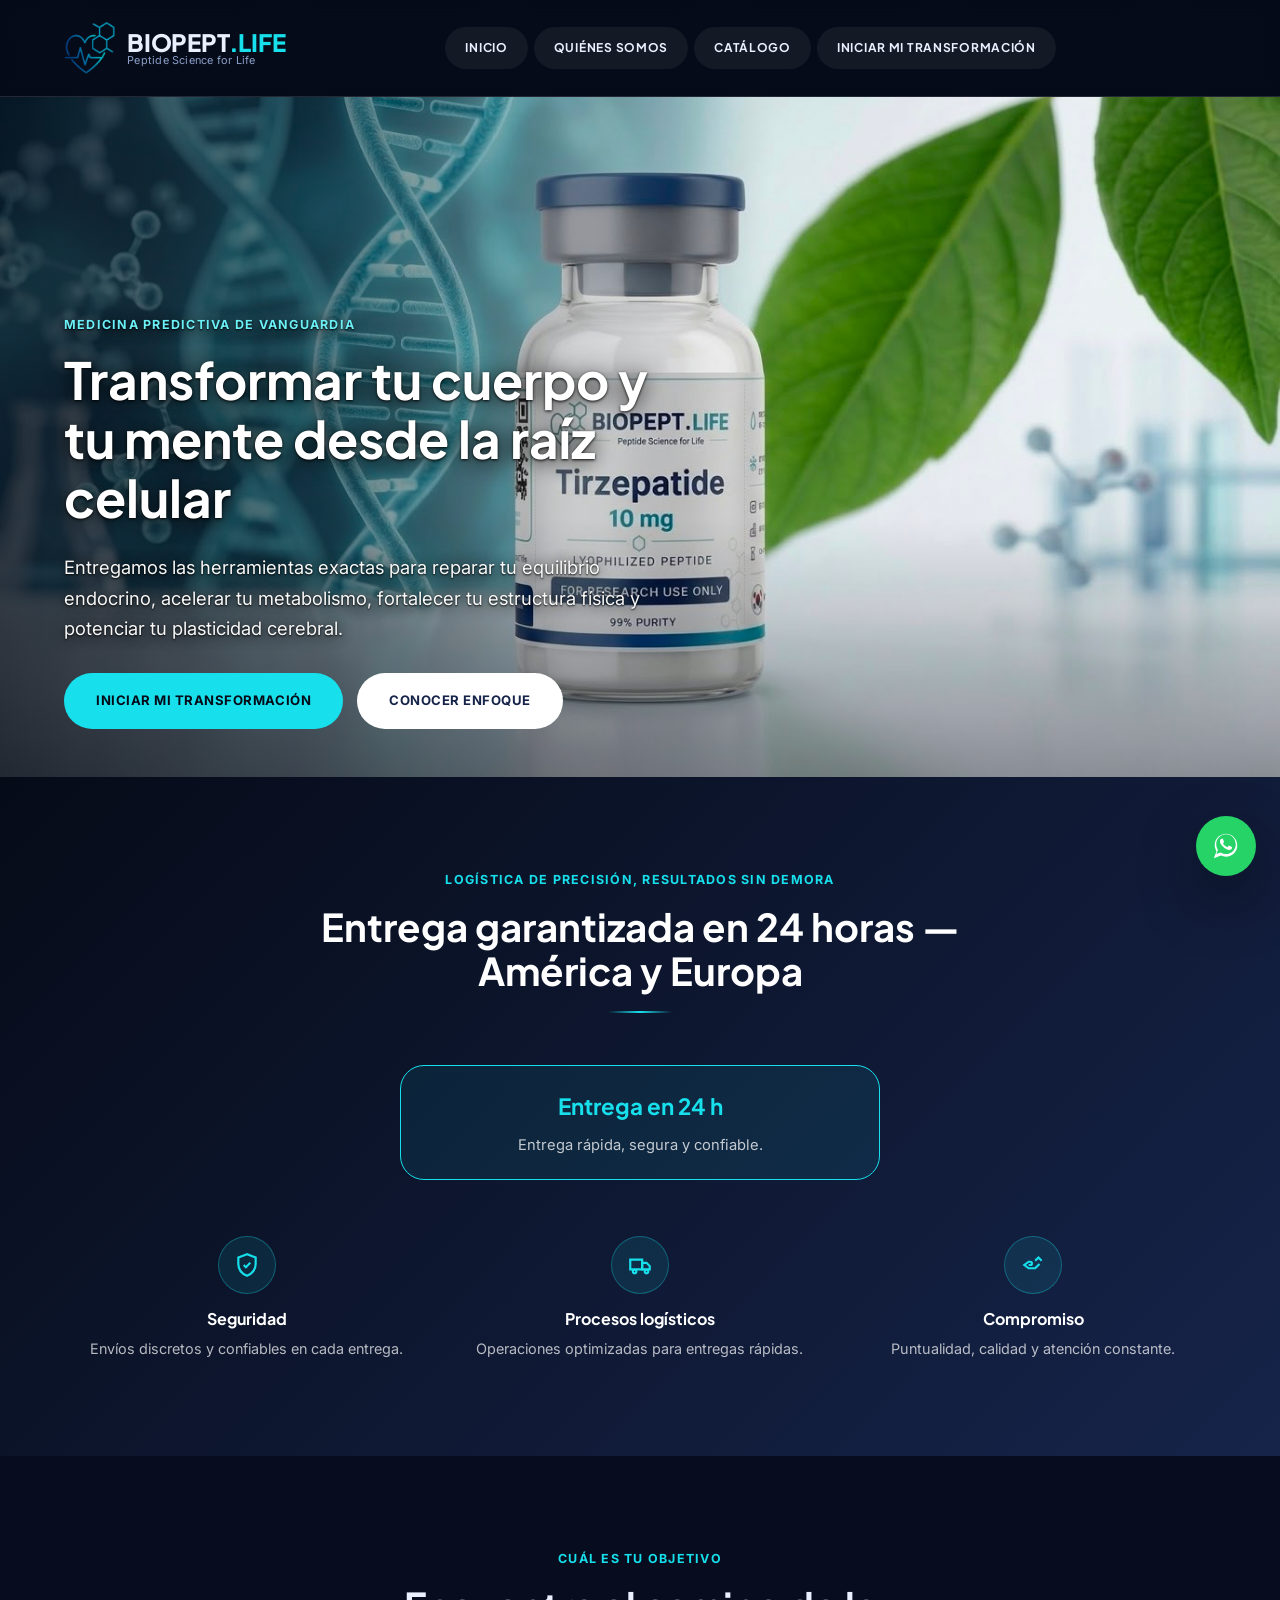
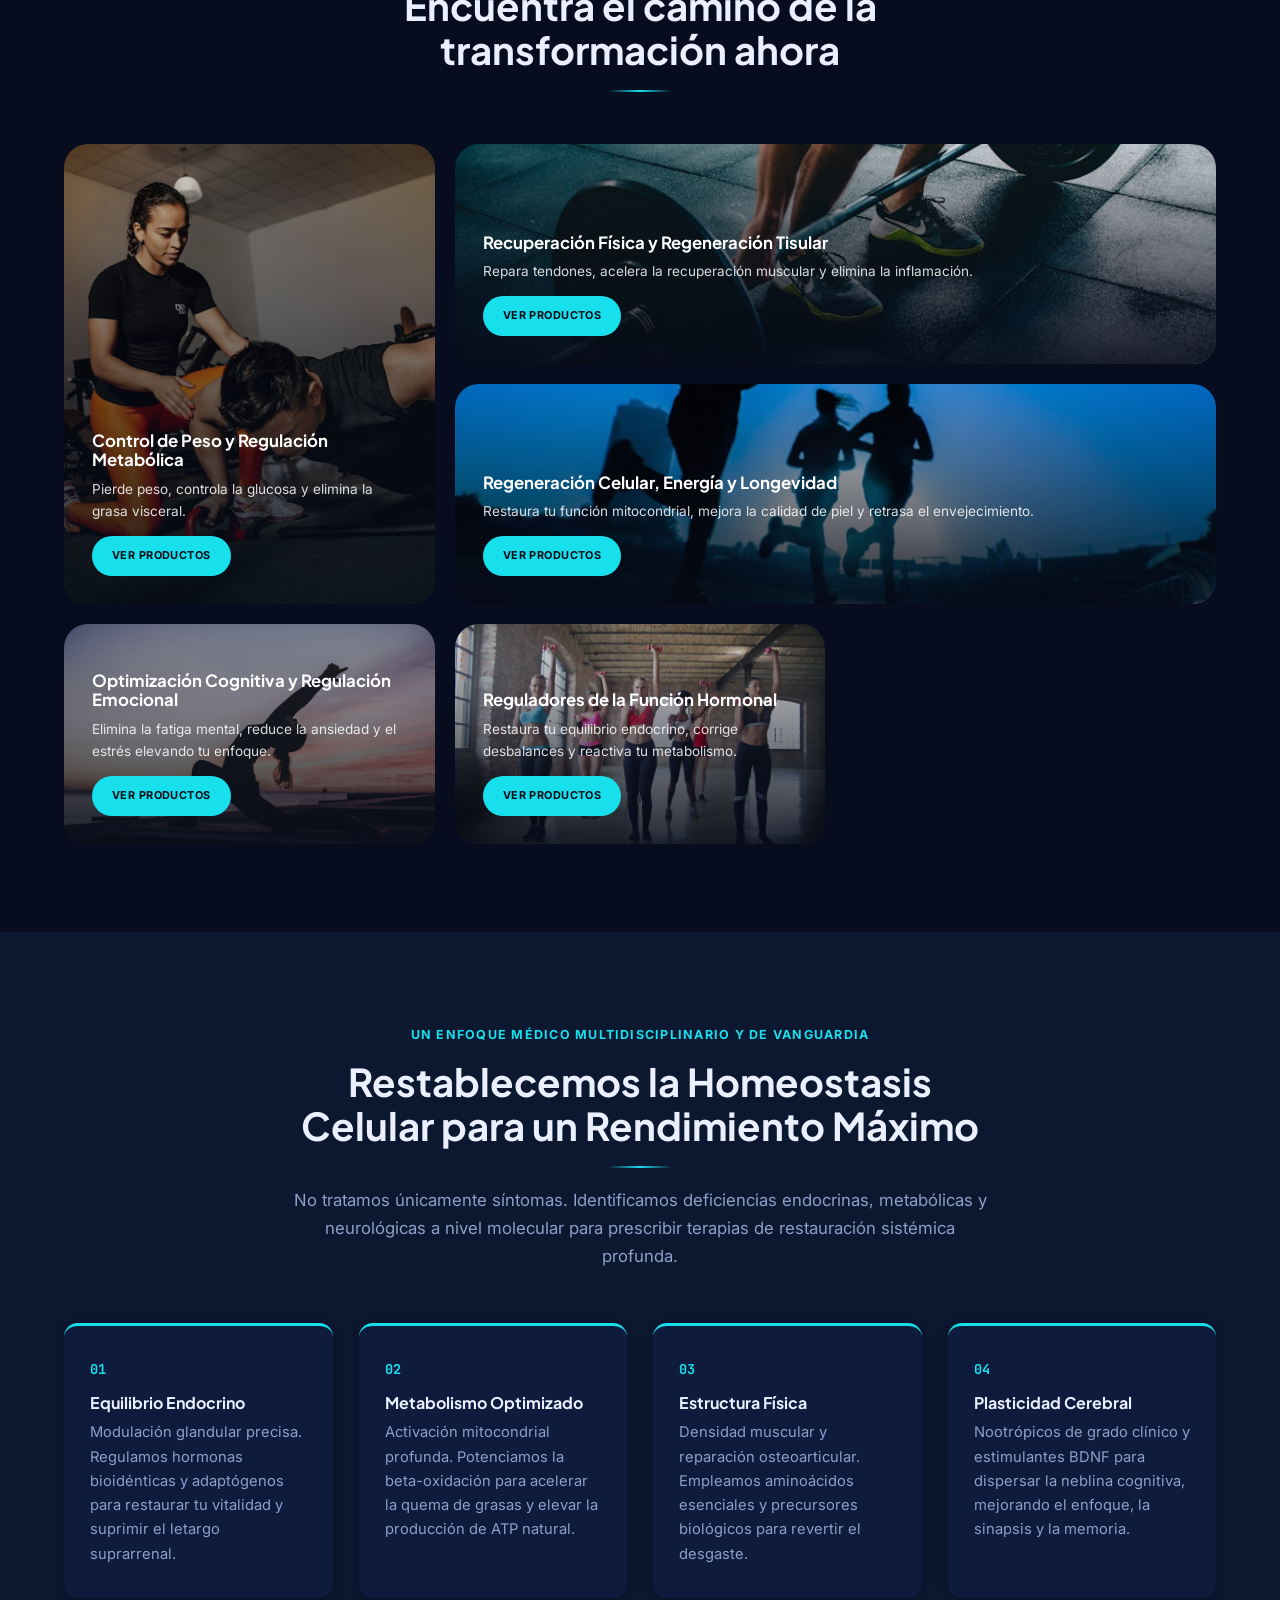
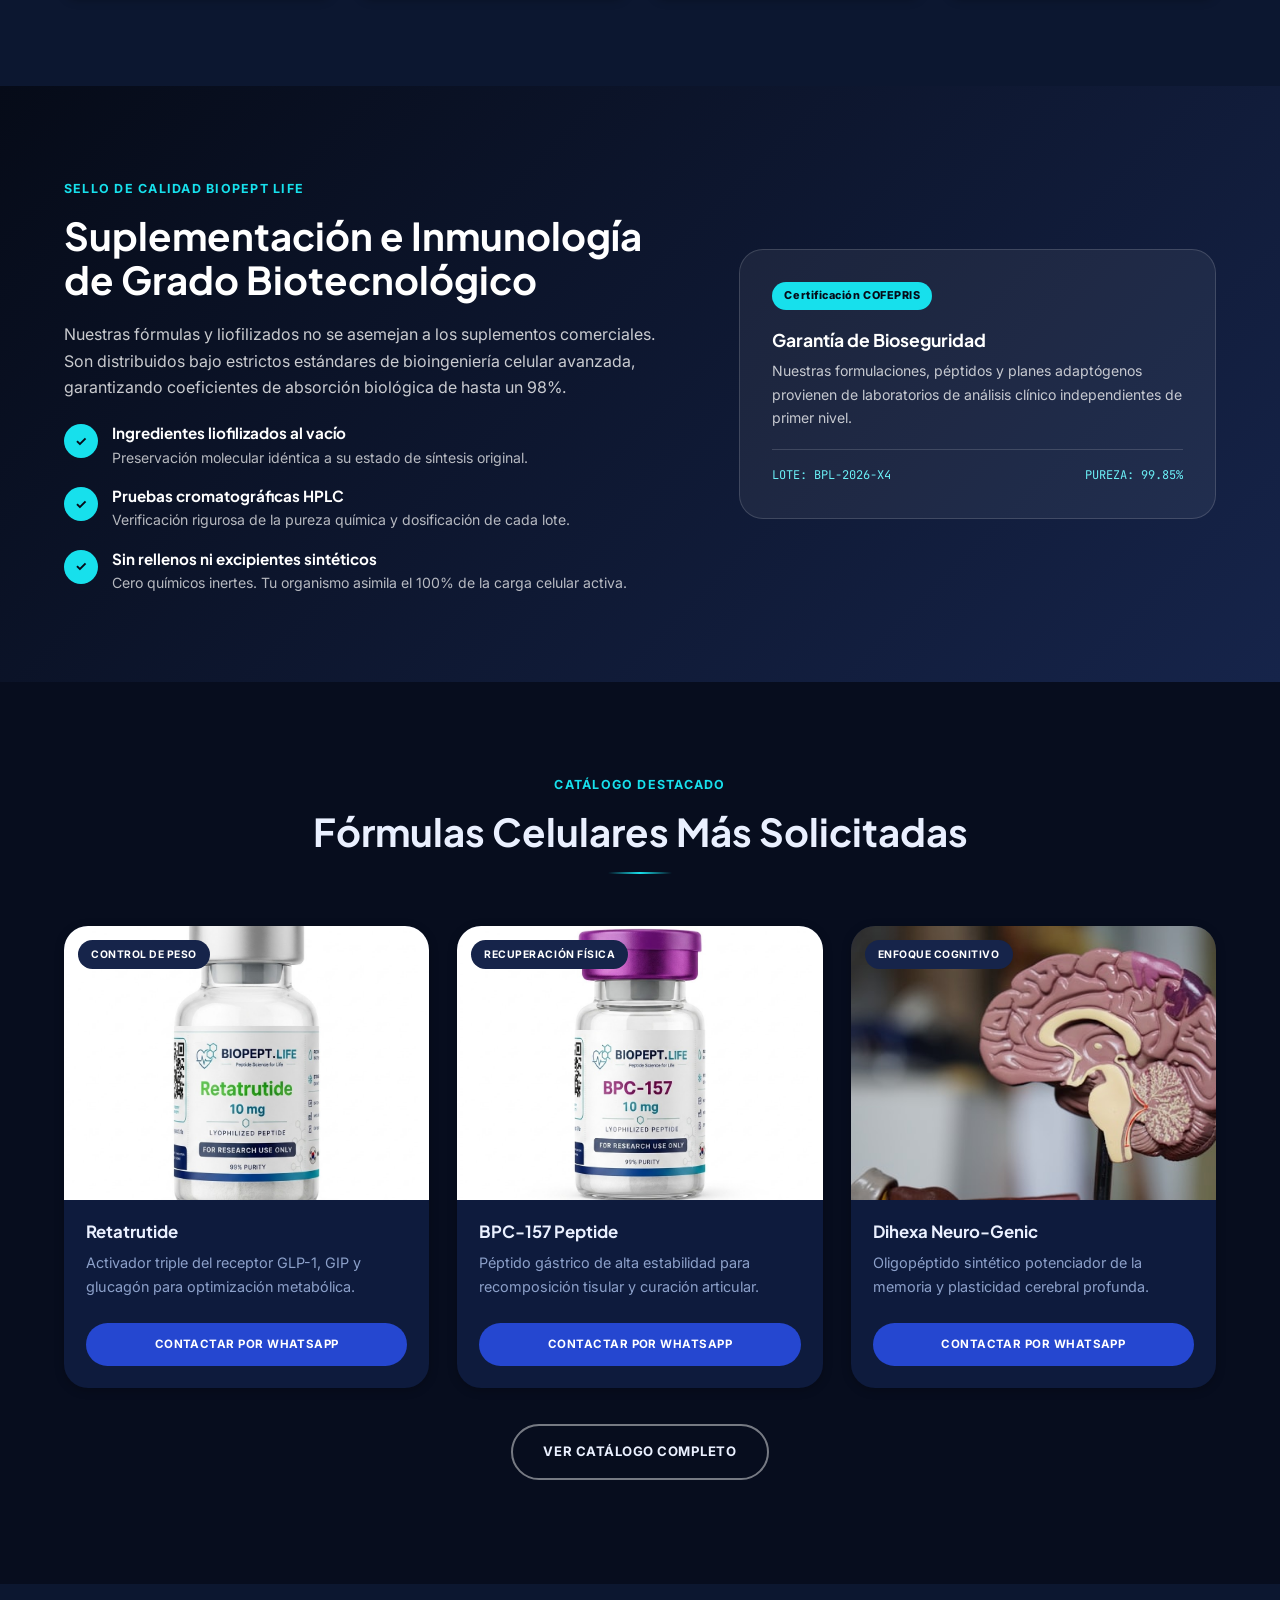
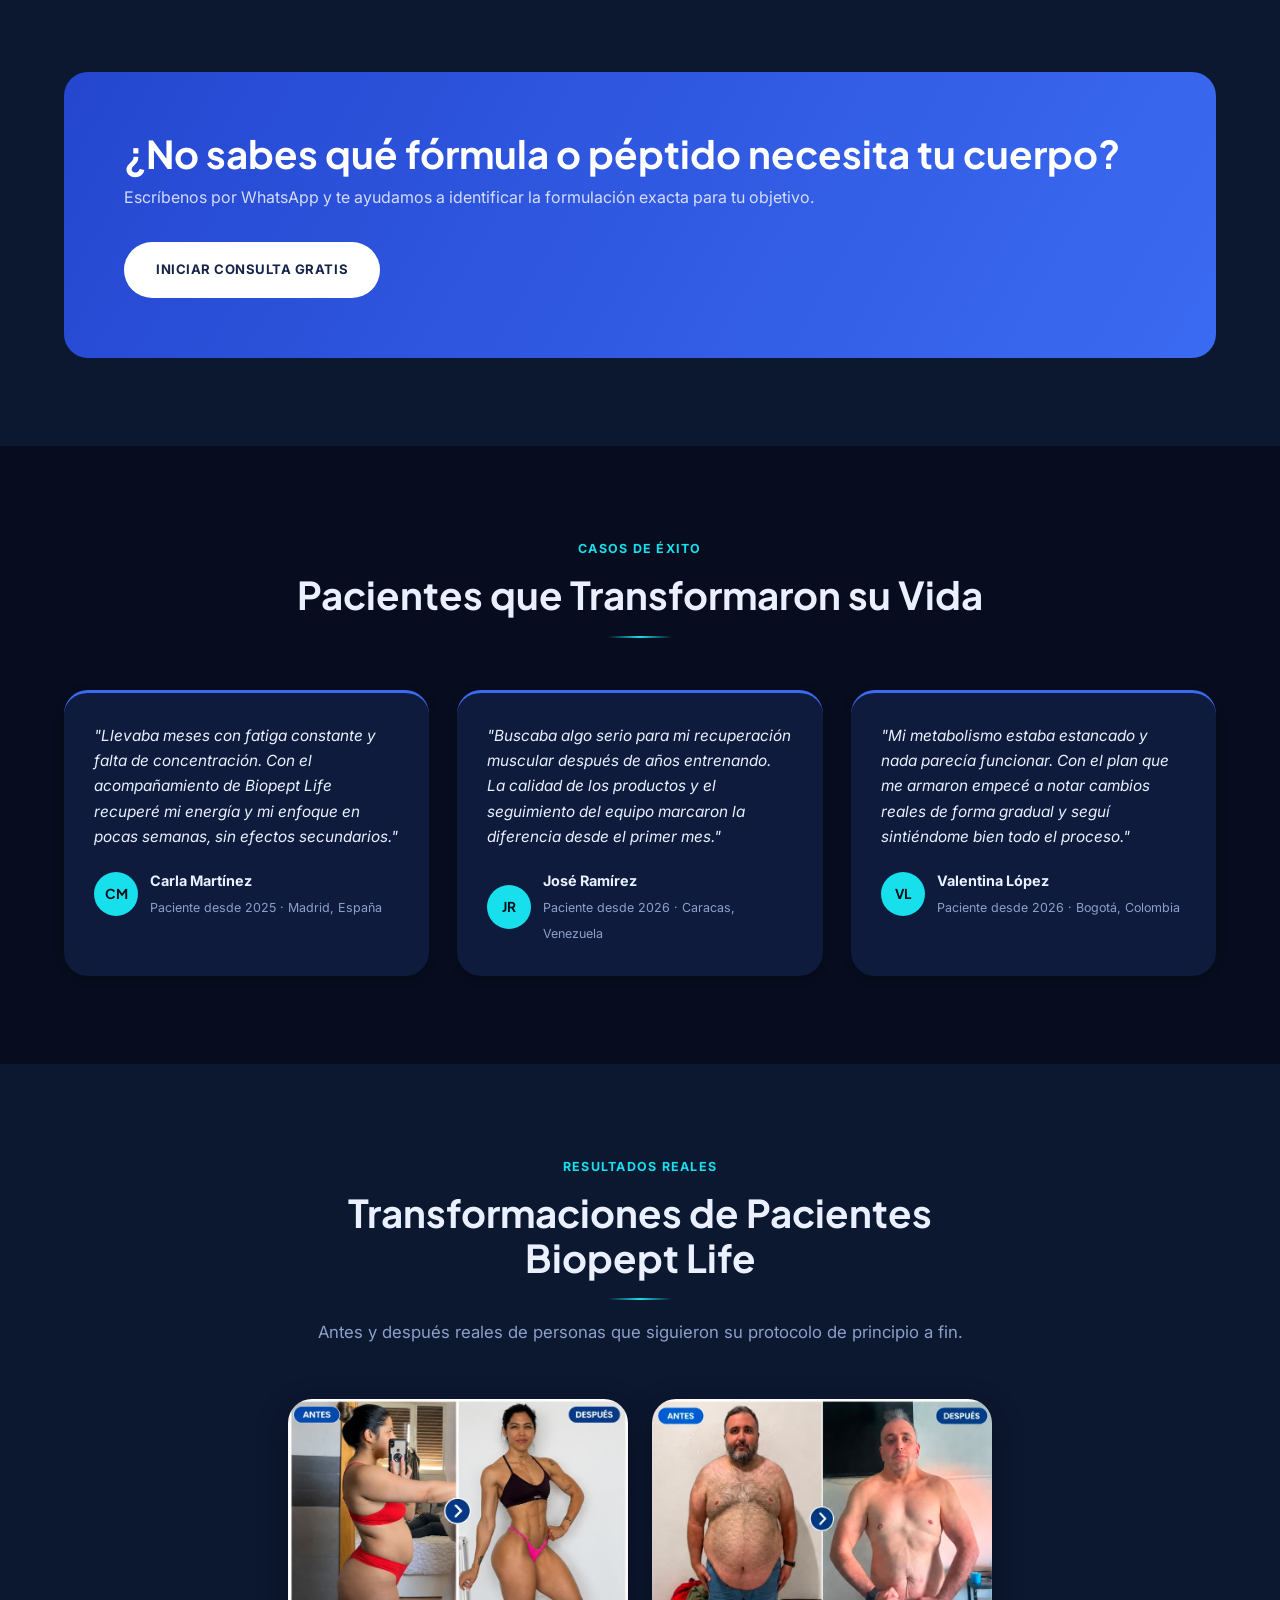
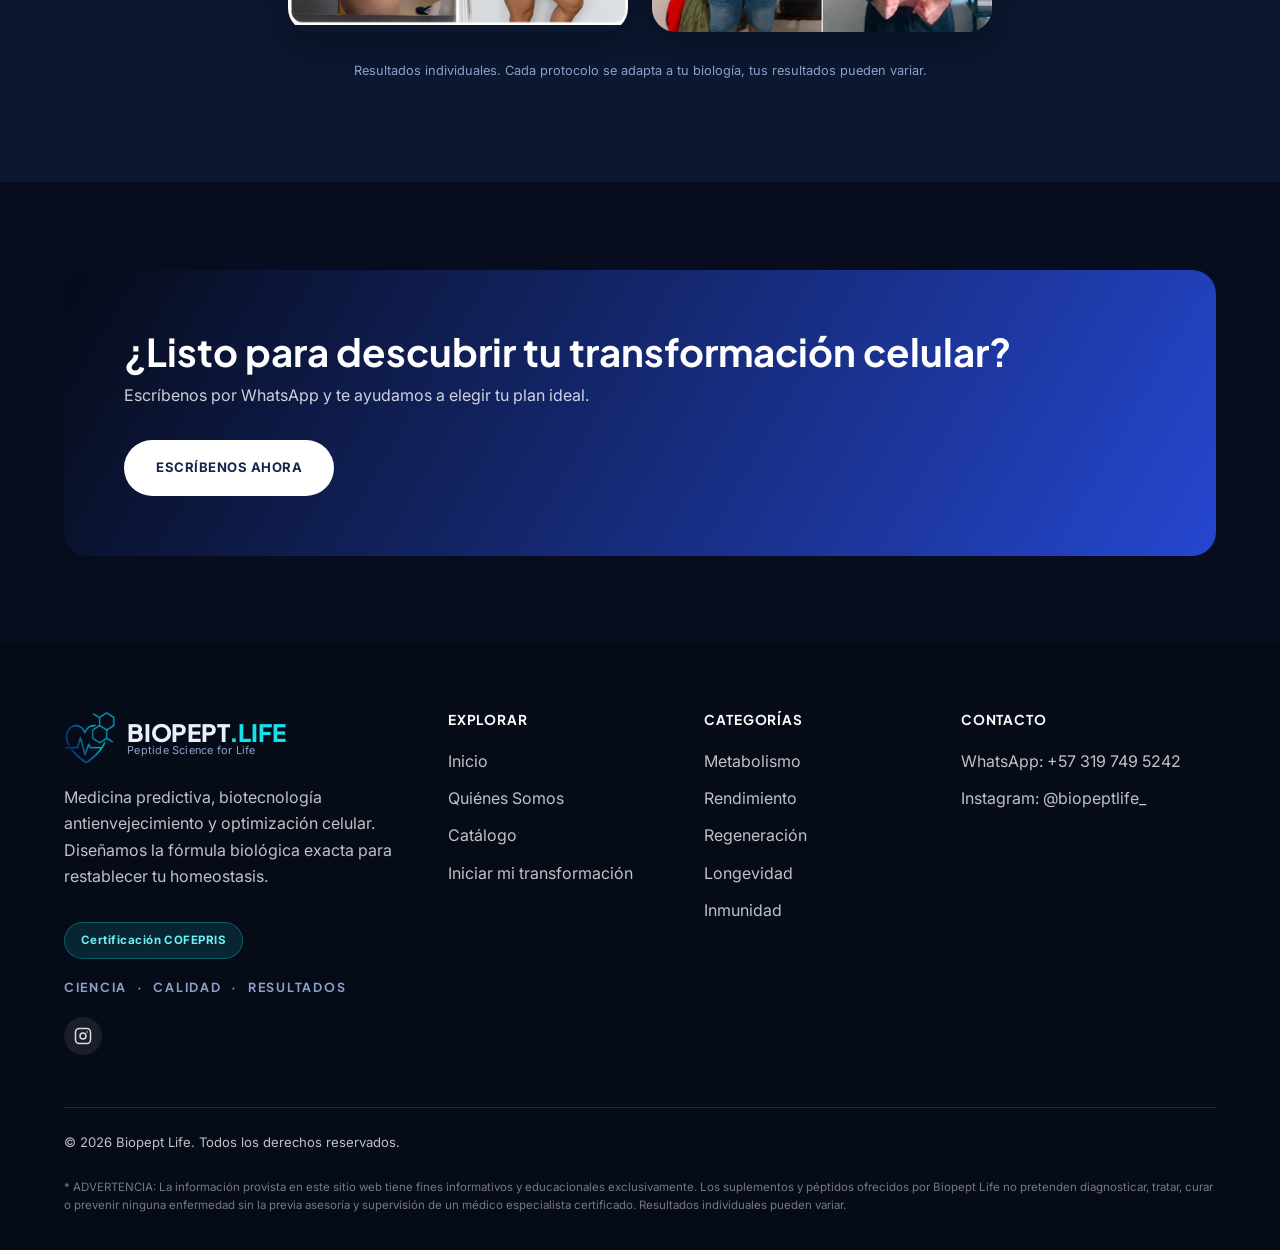
<file: index.html>
<!DOCTYPE html>
<html lang="es">
<head>
<meta charset="UTF-8">
  <meta name="viewport" content="width=device-width, initial-scale=1">
  <title>Biopept Life | Optimización de Salud y Transformación Celular</title>
  <meta name="description" content="Péptidos y suplementación de grado biotecnológico para control de peso, recuperación física, longevidad, optimización cognitiva y equilibrio hormonal. Contáctanos por WhatsApp.">
  <link rel="canonical" href="https://biopeptlife.com/">
  <meta property="og:type" content="website">
  <meta property="og:title" content="Biopept Life | Optimización de Salud y Transformación Celular">
  <meta property="og:description" content="Péptidos y suplementación de grado biotecnológico para control de peso, recuperación física, longevidad, optimización cognitiva y equilibrio hormonal. Contáctanos por WhatsApp.">
  <meta property="og:url" content="https://biopeptlife.com/">
  <meta property="og:image" content="https://biopeptlife.com/assets/img/brand/logo-header.png">
  <meta name="twitter:card" content="summary_large_image">
  <link rel="icon" href="/assets/img/brand/logo-mark.png">
  <link rel="preconnect" href="https://fonts.googleapis.com">
  <link rel="preconnect" href="https://fonts.gstatic.com" crossorigin>
  <link href="https://fonts.googleapis.com/css2?family=Plus+Jakarta+Sans:wght@500;600;700;800&family=Inter:wght@400;500;600;700&family=JetBrains+Mono:wght@500;600&display=swap" rel="stylesheet">
  <link rel="stylesheet" href="/assets/css/style.css">
</head>
<body class="">
<header class="site-header">
    <div class="container">
      <a href="/" class="site-logo">
        <img src="/assets/img/brand/logo-icon.png" alt="" class="site-logo-icon" width="60" height="61">
        <span class="site-logo-text">
          <strong>BIOPEPT<span class="site-logo-dot">.</span><em>LIFE</em></strong>
          <small>Peptide Science for Life</small>
        </span>
      </a>
      <nav class="main-nav">
        <ul>
          <li><a href="/" class="nav-link active">Inicio</a></li>
          <li><a href="/quienes-somos/" class="nav-link">Quiénes Somos</a></li>
          <li class="has-dropdown">
        <a href="/catalogo/" class="nav-link">Catálogo</a>
        <div class="dropdown-menu">
          <a href="/catalogo/#metabolismo">Control de Peso y Regulación Metabólica</a>
          <a href="/catalogo/#regeneracion">Recuperación Física y Regeneración Tisular</a>
          <a href="/catalogo/#longevidad">Regeneración Celular, Energía y Longevidad</a>
          <a href="/catalogo/#cognicion">Optimización Cognitiva y Regulación Emocional</a>
          <a href="/catalogo/#vitalidad">Reguladores de la Función Hormonal</a>
          <a href="/catalogo/"><strong>Ver todo</strong></a>
        </div>
      </li>
          <li><a href="https://wa.me/573197495242?text=Hola!%20Quiero%20m%C3%A1s%20informaci%C3%B3n%20sobre%20los%20productos%20de%20Biopept%20Life" class="nav-link" target="_blank" rel="noopener">Iniciar mi transformación</a></li>
        </ul>
      </nav>
      <div class="header-actions">
        <button class="nav-toggle" aria-label="Abrir menú"><span></span><span></span><span></span></button>
      </div>
    </div>
  </header>

  <section class="hero hero-slider" id="hero-slider" style="min-height: 680px;">
    <div class="hero-slides">
      <video class="hero-slide-media is-active" data-slide-media="0" autoplay muted loop playsinline poster="/assets/img/hero/slide-naturaleza.jpg"><source src="/assets/video/hero-molecula-video.mp4" type="video/mp4"></video>
    </div>
    <div class="hero-split-inner">
      <div class="hero-inner">
        <div class="hero-slide-content is-active" data-slide-content="0">
          <span class="eyebrow">Medicina Predictiva de Vanguardia</span>
          <h1>Transformar tu cuerpo y tu mente desde la raíz celular</h1>
          <p class="lead">Entregamos las herramientas exactas para reparar tu equilibrio endocrino, acelerar tu metabolismo, fortalecer tu estructura física y potenciar tu plasticidad cerebral.</p>
        </div>
        <div class="hero-cta-row">
          <a href="https://wa.me/573197495242?text=Hola!%20Quiero%20m%C3%A1s%20informaci%C3%B3n%20sobre%20los%20productos%20de%20Biopept%20Life" class="btn btn-gold" target="_blank" rel="noopener">Iniciar mi transformación</a>
          <a href="/quienes-somos/" class="btn btn-white">Conocer enfoque</a>
        </div>
        
      </div>
    </div>
  </section>

  <section class="section section-navy">
    <div class="container">
      <div class="section-head">
        <span class="eyebrow">Logística de Precisión, Resultados sin Demora</span>
        <h2>Entrega garantizada en 24 horas — América y Europa</h2>
      </div>
      <div class="ship-delivery-badge">
        <strong>Entrega en 24 h</strong>
        <span>Entrega rápida, segura y confiable.</span>
      </div>
      <div class="grid grid-3">
        <div class="ship-feature">
          <div class="ship-feature-icon"><svg width="26" height="26" viewBox="0 0 24 24" fill="none" stroke="currentColor" stroke-width="2"><path d="M12 2 4 5v6c0 5 3.4 9 8 11 4.6-2 8-6 8-11V5l-8-3Z"/><path d="m9 12 2 2 4-4"/></svg></div>
          <h3>Seguridad</h3>
          <p>Envíos discretos y confiables en cada entrega.</p>
        </div>
        <div class="ship-feature">
          <div class="ship-feature-icon"><svg width="26" height="26" viewBox="0 0 24 24" fill="none" stroke="currentColor" stroke-width="2"><path d="M3 7h11v9H3z"/><path d="M14 10h4l3 3v3h-7z"/><circle cx="7" cy="18" r="1.6"/><circle cx="18" cy="18" r="1.6"/></svg></div>
          <h3>Procesos logísticos</h3>
          <p>Operaciones optimizadas para entregas rápidas.</p>
        </div>
        <div class="ship-feature">
          <div class="ship-feature-icon"><svg width="26" height="26" viewBox="0 0 24 24" fill="none" stroke="currentColor" stroke-width="2"><path d="M8 12h1.5a1.5 1.5 0 0 0 0-3H8L4 12l4 3h6l4-4"/><path d="m14 8 3-3 3 3"/></svg></div>
          <h3>Compromiso</h3>
          <p>Puntualidad, calidad y atención constante.</p>
        </div>
      </div>
    </div>
  </section>

  <section class="section">
    <div class="container">
      <div class="section-head">
        <span class="eyebrow">Cuál es tu objetivo</span>
        <h2>Encuentra el camino de la transformación ahora</h2>
      </div>
      <div class="bento">
        <a href="/catalogo/#metabolismo" class="obj-card">
          <img src="/assets/img/categories/control-peso.jpg" alt="Control de Peso y Regulación Metabólica" loading="lazy">
          <div class="obj-card-content">
            <h3>Control de Peso y Regulación Metabólica</h3>
            <p>Pierde peso, controla la glucosa y elimina la grasa visceral.</p>
            <span class="btn btn-gold btn-sm">Ver productos</span>
          </div>
        </a>
        <a href="/catalogo/#regeneracion" class="obj-card">
          <img src="/assets/img/categories/recuperacion-fisica.jpg" alt="Recuperación Física y Regeneración Tisular" loading="lazy">
          <div class="obj-card-content">
            <h3>Recuperación Física y Regeneración Tisular</h3>
            <p>Repara tendones, acelera la recuperación muscular y elimina la inflamación.</p>
            <span class="btn btn-gold btn-sm">Ver productos</span>
          </div>
        </a>
        <a href="/catalogo/#longevidad" class="obj-card">
          <img src="/assets/img/categories/regeneracion-celular.jpg" alt="Regeneración Celular, Energía y Longevidad" loading="lazy">
          <div class="obj-card-content">
            <h3>Regeneración Celular, Energía y Longevidad</h3>
            <p>Restaura tu función mitocondrial, mejora la calidad de piel y retrasa el envejecimiento.</p>
            <span class="btn btn-gold btn-sm">Ver productos</span>
          </div>
        </a>
        <a href="/catalogo/#cognicion" class="obj-card">
          <img src="/assets/img/categories/optimizacion-cognitiva.jpg" alt="Optimización Cognitiva y Regulación Emocional" loading="lazy">
          <div class="obj-card-content">
            <h3>Optimización Cognitiva y Regulación Emocional</h3>
            <p>Elimina la fatiga mental, reduce la ansiedad y el estrés elevando tu enfoque.</p>
            <span class="btn btn-gold btn-sm">Ver productos</span>
          </div>
        </a>
        <a href="/catalogo/#vitalidad" class="obj-card">
          <img src="/assets/img/categories/funcion-hormonal.jpg" alt="Reguladores de la Función Hormonal" loading="lazy">
          <div class="obj-card-content">
            <h3>Reguladores de la Función Hormonal</h3>
            <p>Restaura tu equilibrio endocrino, corrige desbalances y reactiva tu metabolismo.</p>
            <span class="btn btn-gold btn-sm">Ver productos</span>
          </div>
        </a>
      </div>
    </div>
  </section>

  <section class="section section-cream">
    <div class="container">
      <div class="section-head">
        <span class="eyebrow">Un enfoque médico multidisciplinario y de vanguardia</span>
        <h2>Restablecemos la Homeostasis Celular para un Rendimiento Máximo</h2>
        <p>No tratamos únicamente síntomas. Identificamos deficiencias endocrinas, metabólicas y neurológicas a nivel molecular para prescribir terapias de restauración sistémica profunda.</p>
      </div>
      <div class="pillars">
        <div class="pillar-card">
          <div class="pillar-num">01</div>
          <h3>Equilibrio Endocrino</h3>
          <p>Modulación glandular precisa. Regulamos hormonas bioidénticas y adaptógenos para restaurar tu vitalidad y suprimir el letargo suprarrenal.</p>
        </div>
        <div class="pillar-card">
          <div class="pillar-num">02</div>
          <h3>Metabolismo Optimizado</h3>
          <p>Activación mitocondrial profunda. Potenciamos la beta-oxidación para acelerar la quema de grasas y elevar la producción de ATP natural.</p>
        </div>
        <div class="pillar-card">
          <div class="pillar-num">03</div>
          <h3>Estructura Física</h3>
          <p>Densidad muscular y reparación osteoarticular. Empleamos aminoácidos esenciales y precursores biológicos para revertir el desgaste.</p>
        </div>
        <div class="pillar-card">
          <div class="pillar-num">04</div>
          <h3>Plasticidad Cerebral</h3>
          <p>Nootrópicos de grado clínico y estimulantes BDNF para dispersar la neblina cognitiva, mejorando el enfoque, la sinapsis y la memoria.</p>
        </div>
      </div>
    </div>
  </section>

  <section class="section section-navy">
    <div class="container">
      <div class="trust-grid">
        <div>
          <span class="eyebrow">Sello de Calidad Biopept Life</span>
          <h2>Suplementación e Inmunología de Grado Biotecnológico</h2>
          <p style="color:rgba(255,255,255,0.78);">Nuestras fórmulas y liofilizados no se asemejan a los suplementos comerciales. Son distribuidos bajo estrictos estándares de bioingeniería celular avanzada, garantizando coeficientes de absorción biológica de hasta un 98%.</p>
          <div class="trust-checks">
            <div class="trust-check">
              <div class="trust-check-icon">✓</div>
              <div><h4>Ingredientes liofilizados al vacío</h4><p>Preservación molecular idéntica a su estado de síntesis original.</p></div>
            </div>
            <div class="trust-check">
              <div class="trust-check-icon">✓</div>
              <div><h4>Pruebas cromatográficas HPLC</h4><p>Verificación rigurosa de la pureza química y dosificación de cada lote.</p></div>
            </div>
            <div class="trust-check">
              <div class="trust-check-icon">✓</div>
              <div><h4>Sin rellenos ni excipientes sintéticos</h4><p>Cero químicos inertes. Tu organismo asimila el 100% de la carga celular activa.</p></div>
            </div>
          </div>
        </div>
        <div class="cert-card">
          <div class="cert-card-top">
            <span class="cert-badge">Certificación COFEPRIS</span>
          </div>
          <h4>Garantía de Bioseguridad</h4>
          <p>Nuestras formulaciones, péptidos y planes adaptógenos provienen de laboratorios de análisis clínico independientes de primer nivel.</p>
          <div class="cert-meta">
            <span>LOTE: BPL-2026-X4</span>
            <span>PUREZA: 99.85%</span>
          </div>
        </div>
      </div>
    </div>
  </section>

  <section class="section">
    <div class="container">
      <div class="section-head">
        <span class="eyebrow">Catálogo Destacado</span>
        <h2>Fórmulas Celulares Más Solicitadas</h2>
      </div>
      <div class="grid grid-3">
        <div class="product-card">
          <div class="product-card-img">
            <img src="/assets/img/products/retatrutide-10-mg.jpg" alt="Retatrutide - Biopept Life" loading="lazy" width="400" height="300">
            <span class="product-card-cat">Control de Peso</span>
          </div>
          <div class="product-card-body">
            <h3>Retatrutide</h3>
            <p style="color:var(--color-text-muted); font-size:0.9rem; margin:0;">Activador triple del receptor GLP-1, GIP y glucagón para optimización metabólica.</p>
            <div class="product-card-foot">
              <a href="https://wa.me/573197495242?text=Hola!%20Quiero%20m%C3%A1s%20informaci%C3%B3n%20sobre%20Retatrutide" target="_blank" rel="noopener" class="btn btn-whatsapp btn-block btn-sm">Contactar por WhatsApp</a>
            </div>
          </div>
        </div>
        <div class="product-card">
          <div class="product-card-img">
            <img src="/assets/img/products/bpc-157-10-mg.jpg" alt="BPC-157 Peptide - Biopept Life" loading="lazy" width="400" height="300">
            <span class="product-card-cat">Recuperación Física</span>
          </div>
          <div class="product-card-body">
            <h3>BPC-157 Peptide</h3>
            <p style="color:var(--color-text-muted); font-size:0.9rem; margin:0;">Péptido gástrico de alta estabilidad para recomposición tisular y curación articular.</p>
            <div class="product-card-foot">
              <a href="https://wa.me/573197495242?text=Hola!%20Quiero%20m%C3%A1s%20informaci%C3%B3n%20sobre%20BPC-157%20Peptide" target="_blank" rel="noopener" class="btn btn-whatsapp btn-block btn-sm">Contactar por WhatsApp</a>
            </div>
          </div>
        </div>
        <div class="product-card">
          <div class="product-card-img">
            <img src="/assets/img/products/dihexa.jpg" alt="Dihexa Neuro-Genic - Biopept Life" loading="lazy" width="400" height="300">
            <span class="product-card-cat">Enfoque Cognitivo</span>
          </div>
          <div class="product-card-body">
            <h3>Dihexa Neuro-Genic</h3>
            <p style="color:var(--color-text-muted); font-size:0.9rem; margin:0;">Oligopéptido sintético potenciador de la memoria y plasticidad cerebral profunda.</p>
            <div class="product-card-foot">
              <a href="https://wa.me/573197495242?text=Hola!%20Quiero%20m%C3%A1s%20informaci%C3%B3n%20sobre%20Dihexa%20Neuro-Genic" target="_blank" rel="noopener" class="btn btn-whatsapp btn-block btn-sm">Contactar por WhatsApp</a>
            </div>
          </div>
        </div>
      </div>
      <p class="text-center" style="margin-top:36px;"><a href="/catalogo/" class="btn btn-outline">Ver catálogo completo</a></p>
    </div>
  </section>

  <section class="section section-cream">
    <div class="container">
      <div class="cta-band" style="background: linear-gradient(120deg, var(--color-teal), var(--color-teal-light));">
        <div>
          <h2>¿No sabes qué fórmula o péptido necesita tu cuerpo?</h2>
          <p>Escríbenos por WhatsApp y te ayudamos a identificar la formulación exacta para tu objetivo.</p>
        </div>
        <a href="https://wa.me/573197495242?text=Hola!%20No%20s%C3%A9%20qu%C3%A9%20f%C3%B3rmula%20o%20p%C3%A9ptido%20necesito%2C%20%C2%BFme%20pueden%20asesorar%3F" class="btn btn-white" target="_blank" rel="noopener">Iniciar consulta gratis</a>
      </div>
    </div>
  </section>

  <section class="section">
    <div class="container">
      <div class="section-head">
        <span class="eyebrow">Casos de Éxito</span>
        <h2>Pacientes que Transformaron su Vida</h2>
      </div>
      <!-- Testimonios placeholder: reemplazar por reseñas reales de clientes en cuanto estén disponibles -->
      <div class="grid grid-3">
        <div class="testimonial-card">
          <p class="testimonial-quote">"Llevaba meses con fatiga constante y falta de concentración. Con el acompañamiento de Biopept Life recuperé mi energía y mi enfoque en pocas semanas, sin efectos secundarios."</p>
          <div class="testimonial-author">
            <div class="testimonial-avatar">CM</div>
            <div><strong>Carla Martínez</strong><span>Paciente desde 2025 · Madrid, España</span></div>
          </div>
        </div>
        <div class="testimonial-card">
          <p class="testimonial-quote">"Buscaba algo serio para mi recuperación muscular después de años entrenando. La calidad de los productos y el seguimiento del equipo marcaron la diferencia desde el primer mes."</p>
          <div class="testimonial-author">
            <div class="testimonial-avatar">JR</div>
            <div><strong>José Ramírez</strong><span>Paciente desde 2026 · Caracas, Venezuela</span></div>
          </div>
        </div>
        <div class="testimonial-card">
          <p class="testimonial-quote">"Mi metabolismo estaba estancado y nada parecía funcionar. Con el plan que me armaron empecé a notar cambios reales de forma gradual y seguí sintiéndome bien todo el proceso."</p>
          <div class="testimonial-author">
            <div class="testimonial-avatar">VL</div>
            <div><strong>Valentina López</strong><span>Paciente desde 2026 · Bogotá, Colombia</span></div>
          </div>
        </div>
      </div>
    </div>
  </section>

  <section class="section section-cream">
    <div class="container">
      <div class="section-head">
        <span class="eyebrow">Resultados Reales</span>
        <h2>Transformaciones de Pacientes Biopept Life</h2>
        <p>Antes y después reales de personas que siguieron su protocolo de principio a fin.</p>
      </div>
      <div class="results-grid">
        <figure class="result-card">
          <img src="/assets/img/results/antes-despues-mujer.jpg" alt="Antes y después - paciente Biopept Life" loading="lazy">
        </figure>
        <figure class="result-card">
          <img src="/assets/img/results/antes-despues-hombre.jpg" alt="Antes y después - paciente Biopept Life" loading="lazy">
        </figure>
      </div>
      <p class="result-disclaimer text-center">Resultados individuales. Cada protocolo se adapta a tu biología, tus resultados pueden variar.</p>
    </div>
  </section>

  <section class="section">
    <div class="container">
      <div class="cta-band">
        <div>
          <h2>¿Listo para descubrir tu transformación celular?</h2>
          <p>Escríbenos por WhatsApp y te ayudamos a elegir tu plan ideal.</p>
        </div>
        <a href="https://wa.me/573197495242?text=Hola!%20Quiero%20m%C3%A1s%20informaci%C3%B3n%20sobre%20los%20productos%20de%20Biopept%20Life" class="btn btn-white" target="_blank" rel="noopener">Escríbenos ahora</a>
      </div>
    </div>
  </section>

<footer class="site-footer">
    <div class="container">
      <div class="footer-grid">
        <div>
          <div class="site-logo footer-logo">
            <img src="/assets/img/brand/logo-icon.png" alt="" class="site-logo-icon" width="60" height="61">
            <span class="site-logo-text">
              <strong>BIOPEPT<span class="site-logo-dot">.</span><em>LIFE</em></strong>
              <small>Peptide Science for Life</small>
            </span>
          </div>
          <p>Medicina predictiva, biotecnología antienvejecimiento y optimización celular. Diseñamos la fórmula biológica exacta para restablecer tu homeostasis.</p>
          <span class="footer-badge">Certificación COFEPRIS</span>
          <p class="footer-tagline">Ciencia <span>·</span> Calidad <span>·</span> Resultados</p>
          <div class="footer-social">
            <a href="https://www.instagram.com/biopeptlife_/" target="_blank" rel="noopener" aria-label="Instagram">
              <svg width="18" height="18" viewBox="0 0 24 24" fill="none" stroke="currentColor" stroke-width="2"><rect x="2" y="2" width="20" height="20" rx="5"/><circle cx="12" cy="12" r="4"/><circle cx="17.5" cy="6.5" r="1" fill="currentColor" stroke="none"/></svg>
            </a>
          </div>
        </div>
        <div>
          <h4>Explorar</h4>
          <div class="footer-links">
            <a href="/">Inicio</a>
            <a href="/quienes-somos/">Quiénes Somos</a>
            <a href="/catalogo/">Catálogo</a>
            <a href="https://wa.me/573197495242?text=Hola!%20Quiero%20m%C3%A1s%20informaci%C3%B3n%20sobre%20los%20productos%20de%20Biopept%20Life" target="_blank" rel="noopener">Iniciar mi transformación</a>
          </div>
        </div>
        <div>
          <h4>Categorías</h4>
          <div class="footer-links">
            <a href="/catalogo/#metabolismo">Metabolismo</a>
            <a href="/catalogo/#rendimiento">Rendimiento</a>
            <a href="/catalogo/#regeneracion">Regeneración</a>
            <a href="/catalogo/#longevidad">Longevidad</a>
            <a href="/catalogo/#inmunidad">Inmunidad</a>
          </div>
        </div>
        <div>
          <h4>Contacto</h4>
          <div class="footer-links">
            <a href="https://wa.me/573197495242?text=Hola!%20Quiero%20m%C3%A1s%20informaci%C3%B3n%20sobre%20los%20productos%20de%20Biopept%20Life" class="wa-direct" target="_blank" rel="noopener">WhatsApp: +57 319 749 5242</a>
            <a href="https://www.instagram.com/biopeptlife_/" target="_blank" rel="noopener">Instagram: @biopeptlife_</a>
          </div>
        </div>
      </div>
      <div class="footer-bottom">
        <span>© 2026 Biopept Life. Todos los derechos reservados.</span>
      </div>
      <p class="footer-disclaimer">* ADVERTENCIA: La información provista en este sitio web tiene fines informativos y educacionales exclusivamente. Los suplementos y péptidos ofrecidos por Biopept Life no pretenden diagnosticar, tratar, curar o prevenir ninguna enfermedad sin la previa asesoría y supervisión de un médico especialista certificado. Resultados individuales pueden variar.</p>
    </div>
  </footer>
  <a href="https://wa.me/573197495242?text=Hola!%20Quiero%20m%C3%A1s%20informaci%C3%B3n%20sobre%20los%20productos%20de%20Biopept%20Life" class="wa-float" target="_blank" rel="noopener" aria-label="Escríbenos por WhatsApp">
    <svg width="30" height="30" viewBox="0 0 32 32" fill="currentColor" xmlns="http://www.w3.org/2000/svg"><path d="M16.004 3C9.377 3 4 8.377 4 15.004c0 2.35.653 4.62 1.89 6.61L3 29l7.56-2.83a12.94 12.94 0 0 0 5.444 1.192h.005c6.627 0 12.004-5.377 12.004-12.004C28.013 8.73 22.63 3 16.004 3Zm0 21.6h-.004a10.57 10.57 0 0 1-5.386-1.475l-.386-.23-4.49 1.68 1.7-4.377-.252-.4a10.55 10.55 0 0 1-1.617-5.6c0-5.845 4.756-10.6 10.44-10.6 2.79 0 5.412 1.087 7.384 3.06a10.37 10.37 0 0 1 3.055 7.384c0 5.845-4.756 10.558-10.444 10.558Zm5.79-7.918c-.317-.159-1.875-.925-2.166-1.03-.29-.106-.5-.159-.712.159-.21.317-.816 1.03-1.001 1.242-.184.212-.369.238-.686.08-.317-.159-1.338-.494-2.549-1.575-.942-.84-1.578-1.878-1.763-2.195-.185-.317-.02-.489.139-.647.143-.142.317-.37.475-.556.159-.185.212-.317.317-.53.106-.211.053-.397-.026-.556-.08-.159-.712-1.717-.976-2.35-.257-.617-.518-.534-.712-.544-.184-.009-.396-.011-.607-.011-.212 0-.556.08-.847.397-.29.318-1.11 1.084-1.11 2.644 0 1.56 1.137 3.067 1.296 3.279.159.211 2.238 3.417 5.42 4.792.758.327 1.35.523 1.812.669.762.242 1.455.208 2.003.126.611-.091 1.875-.767 2.139-1.507.264-.74.264-1.375.185-1.507-.08-.132-.29-.211-.607-.37Z"/></svg>
  </a>
  <script src="/assets/js/main.js"></script>
</body>
</html>
</file>
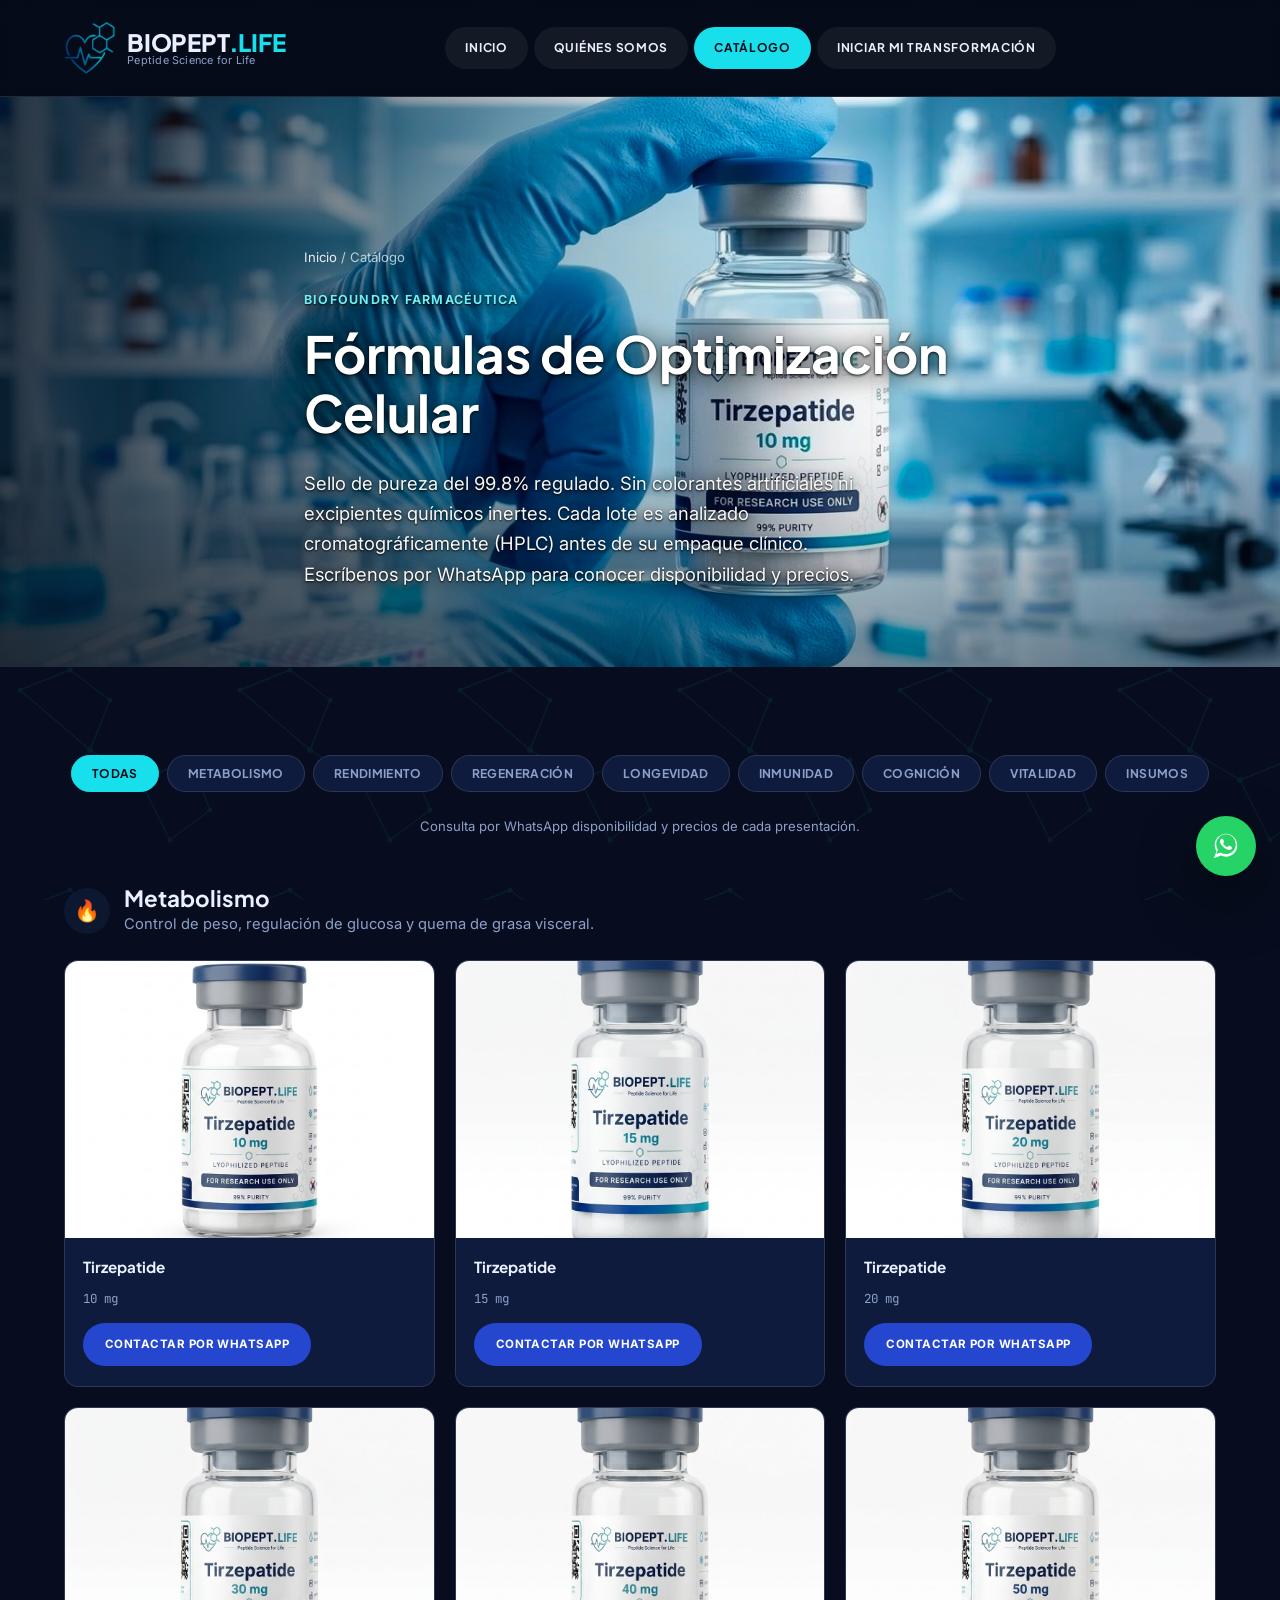
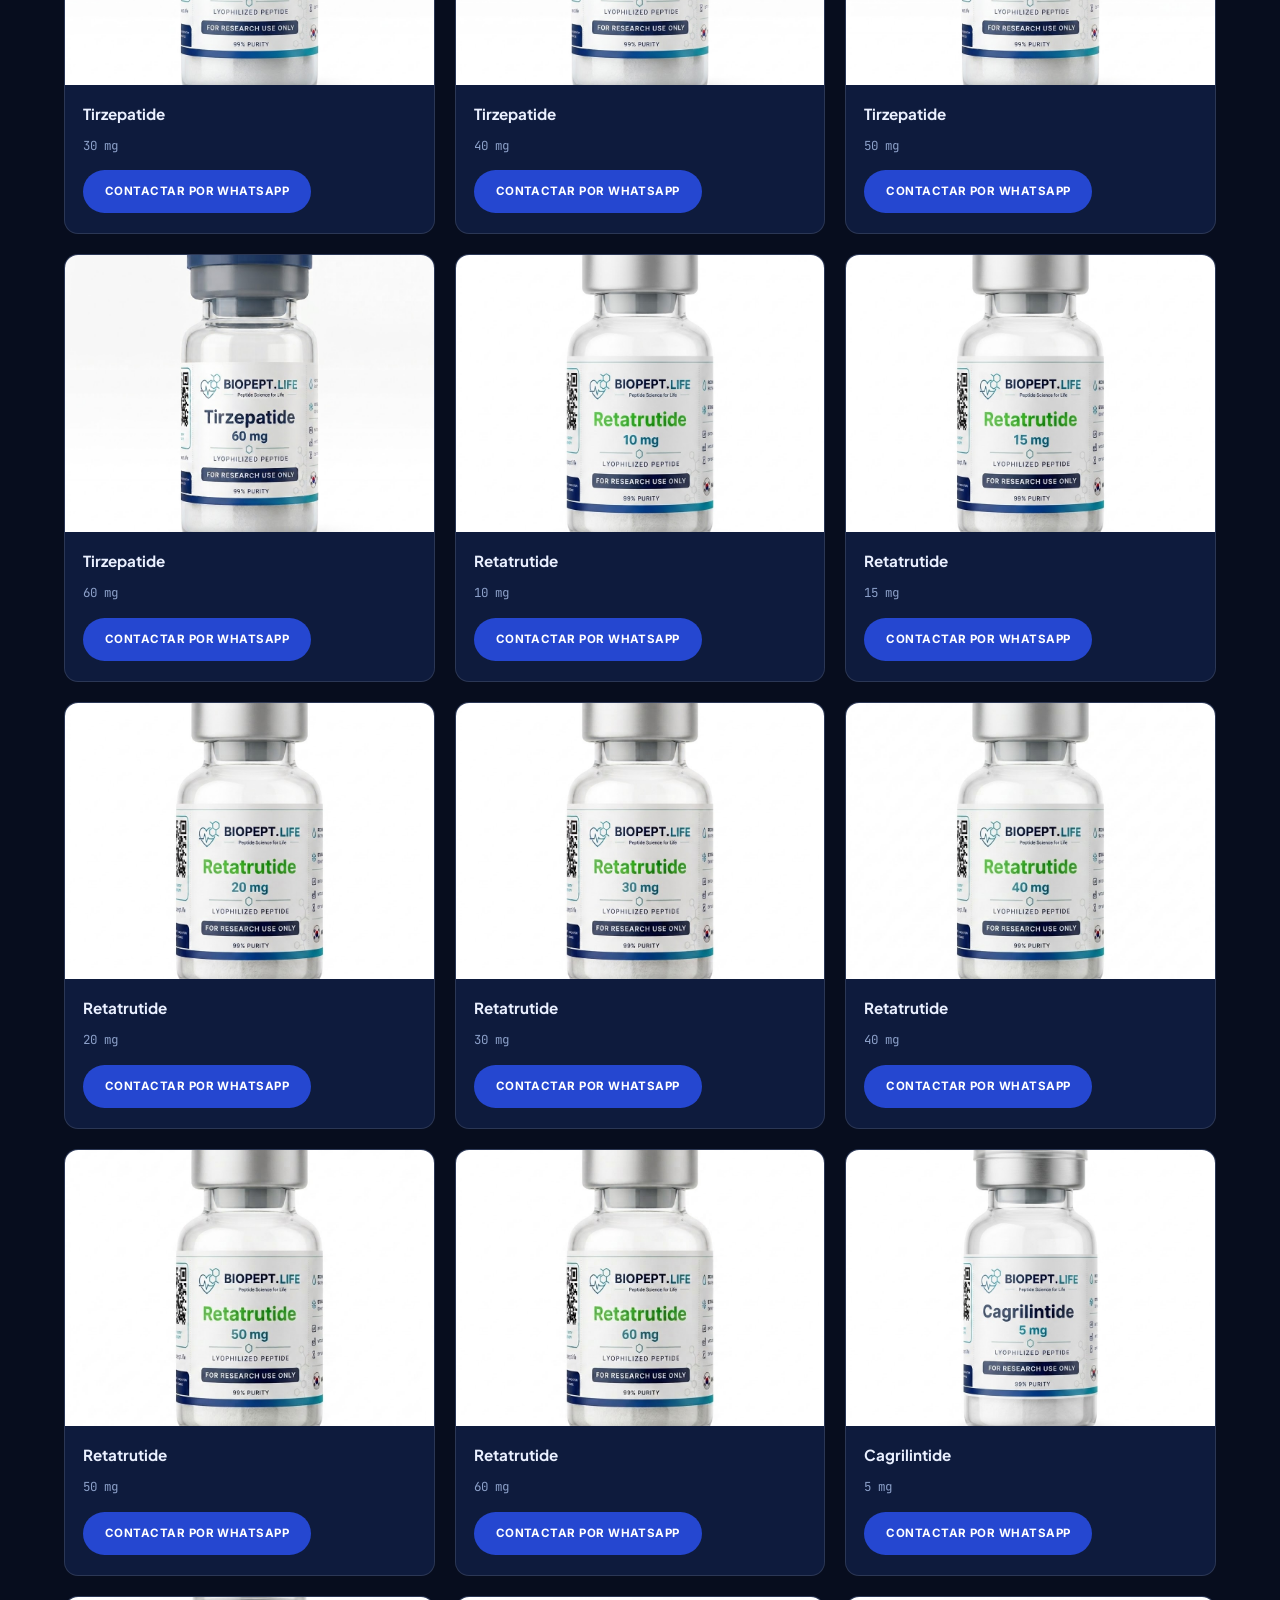
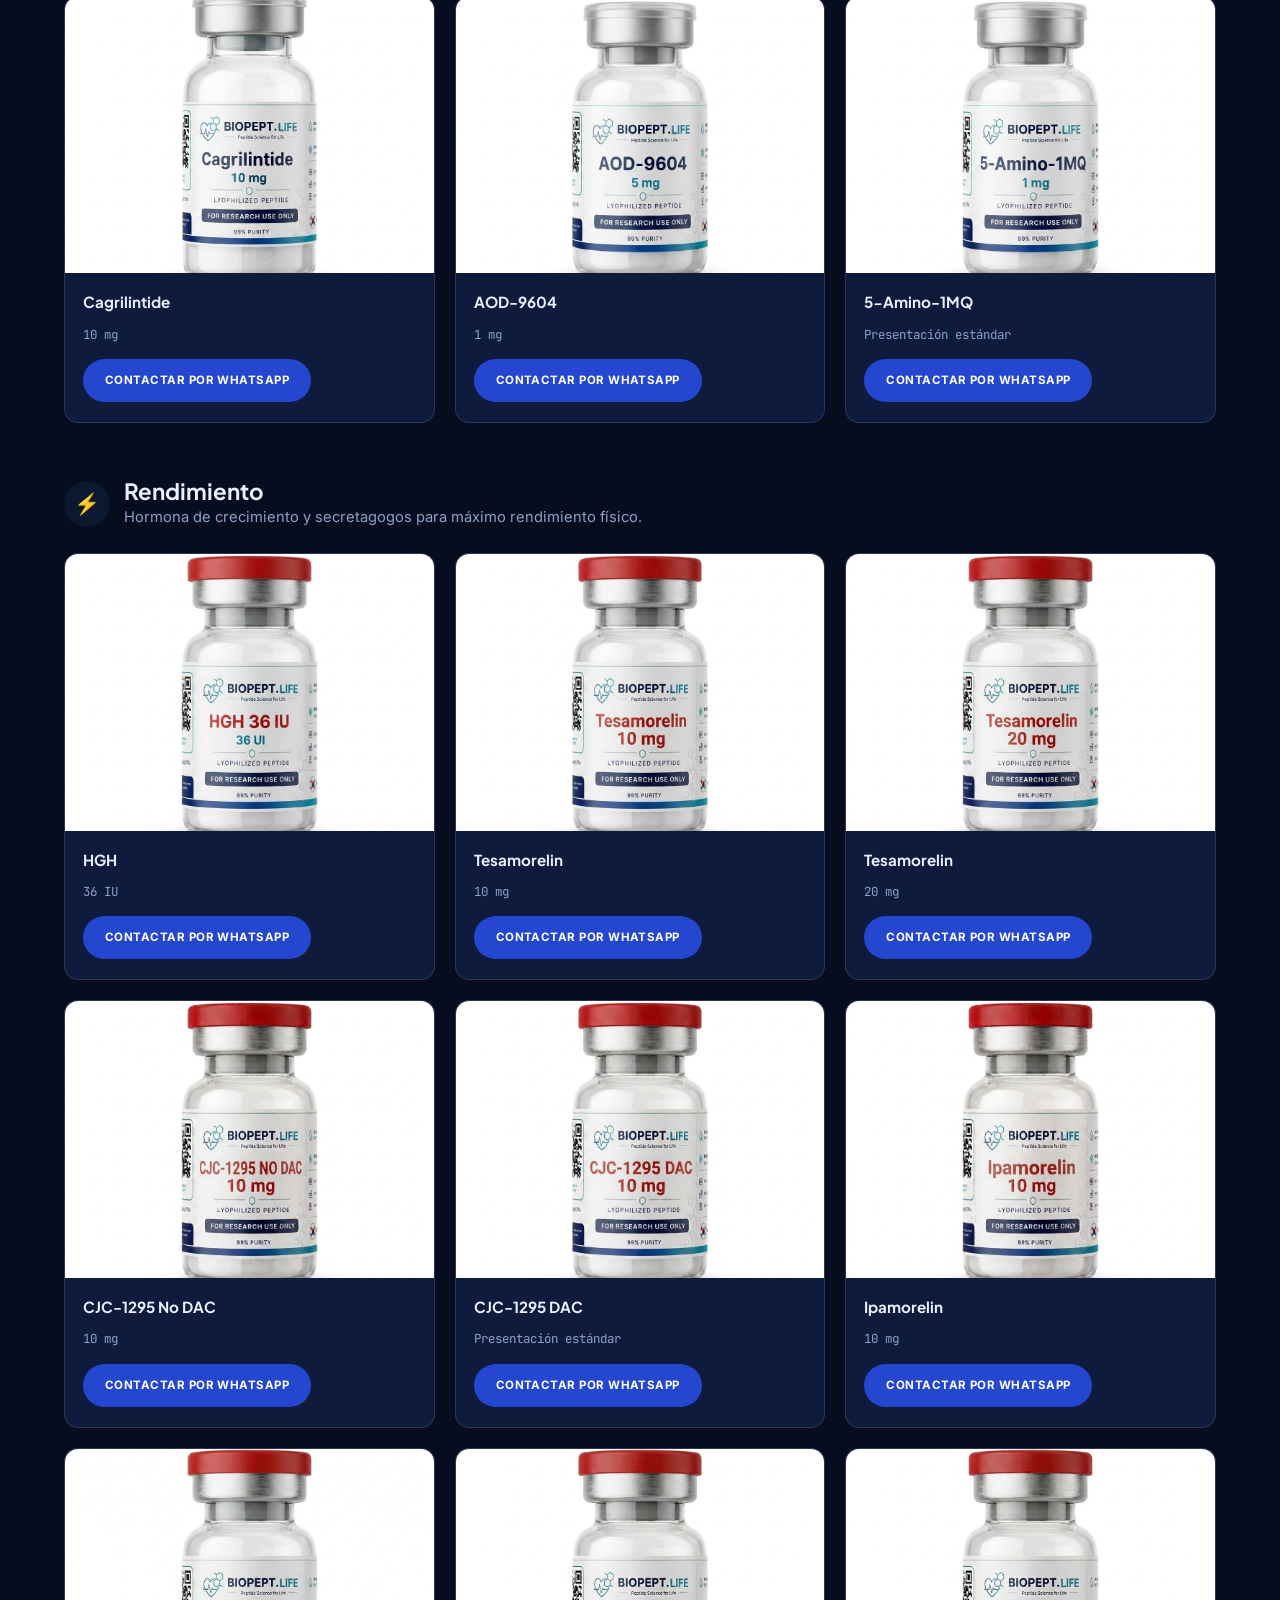
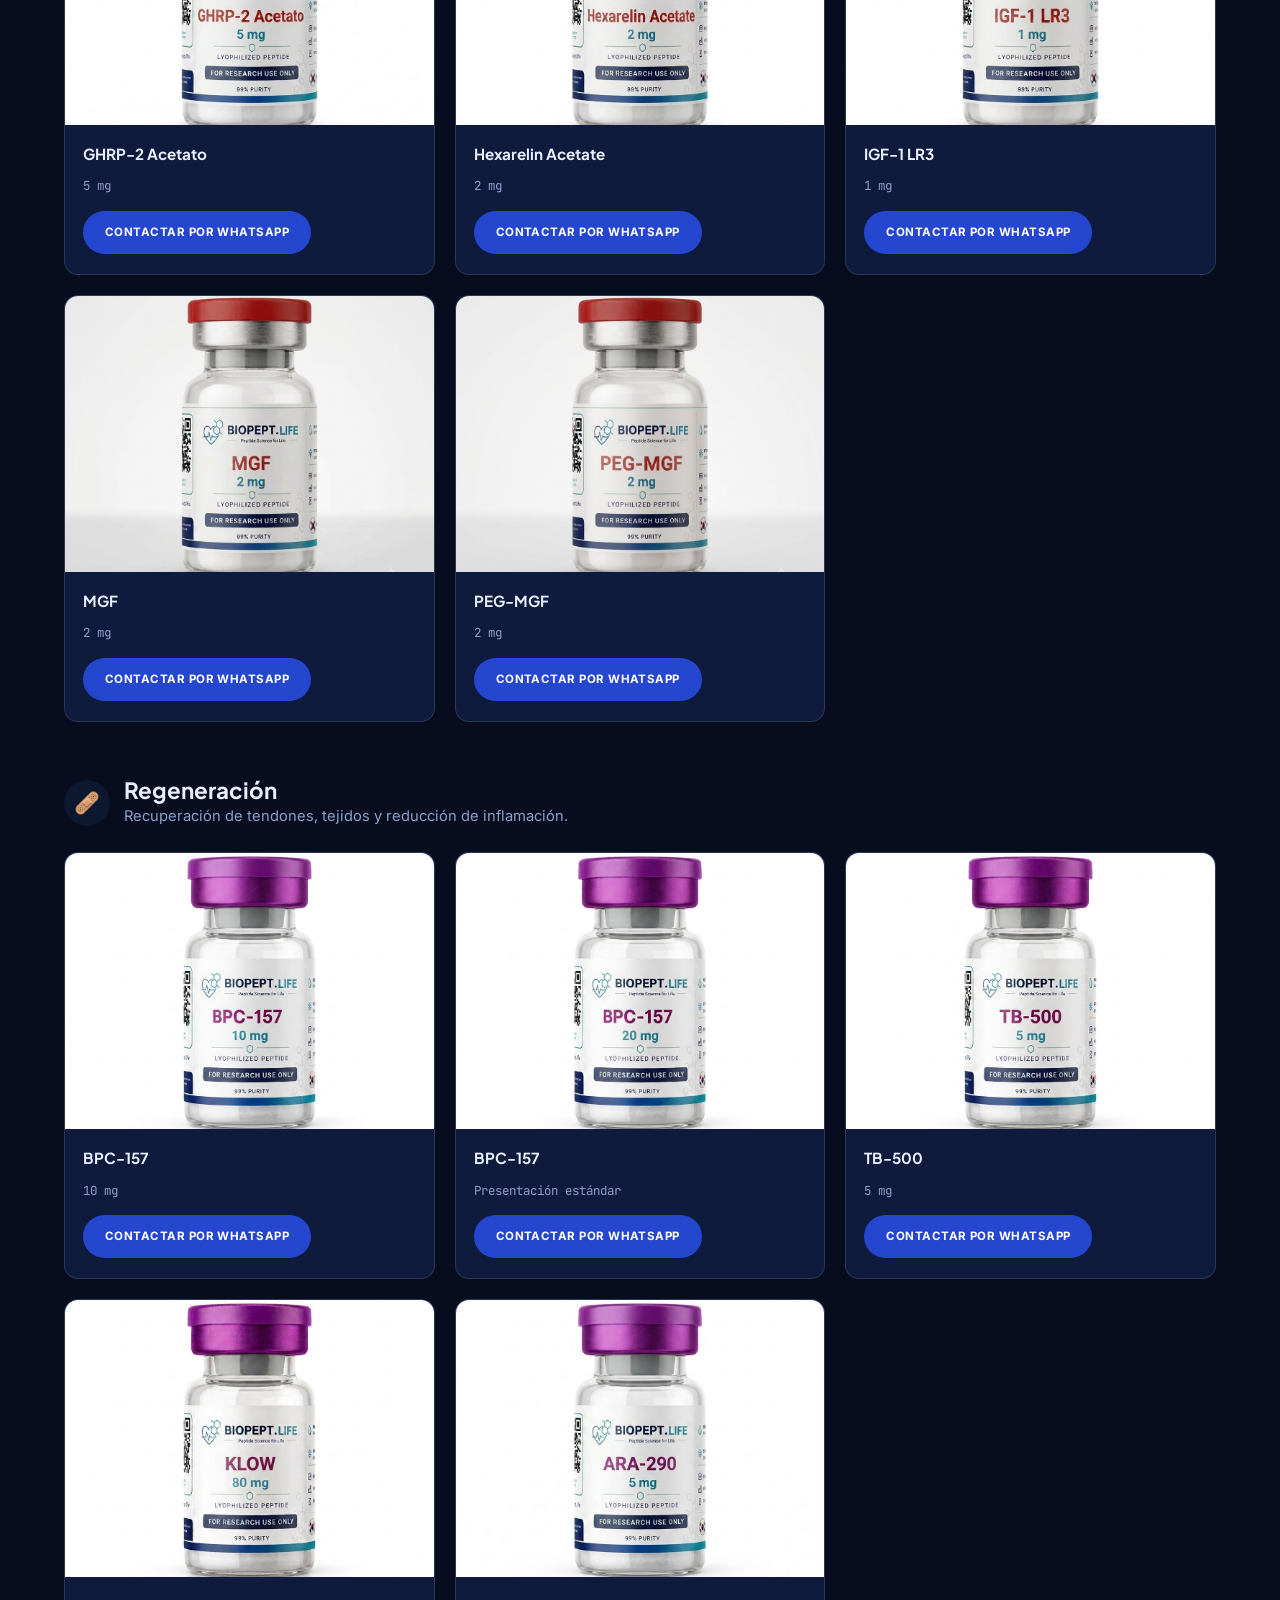
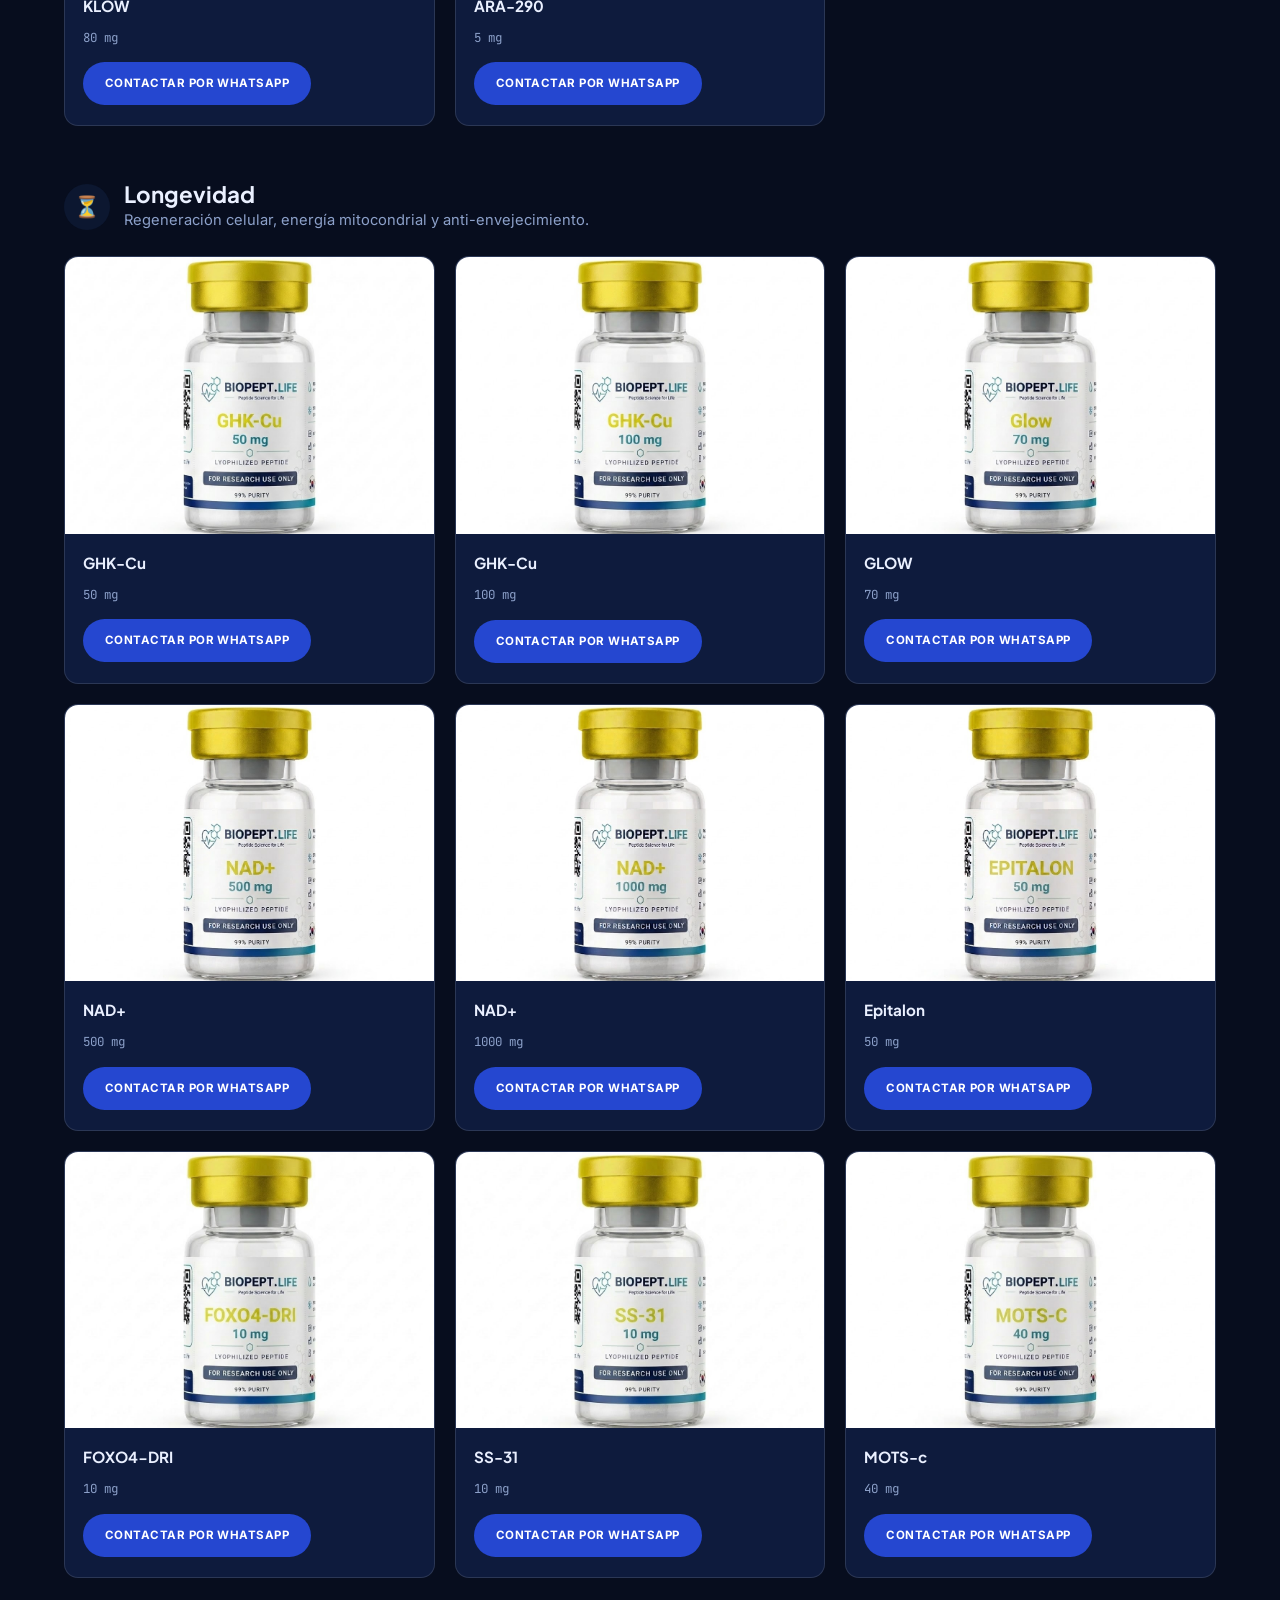
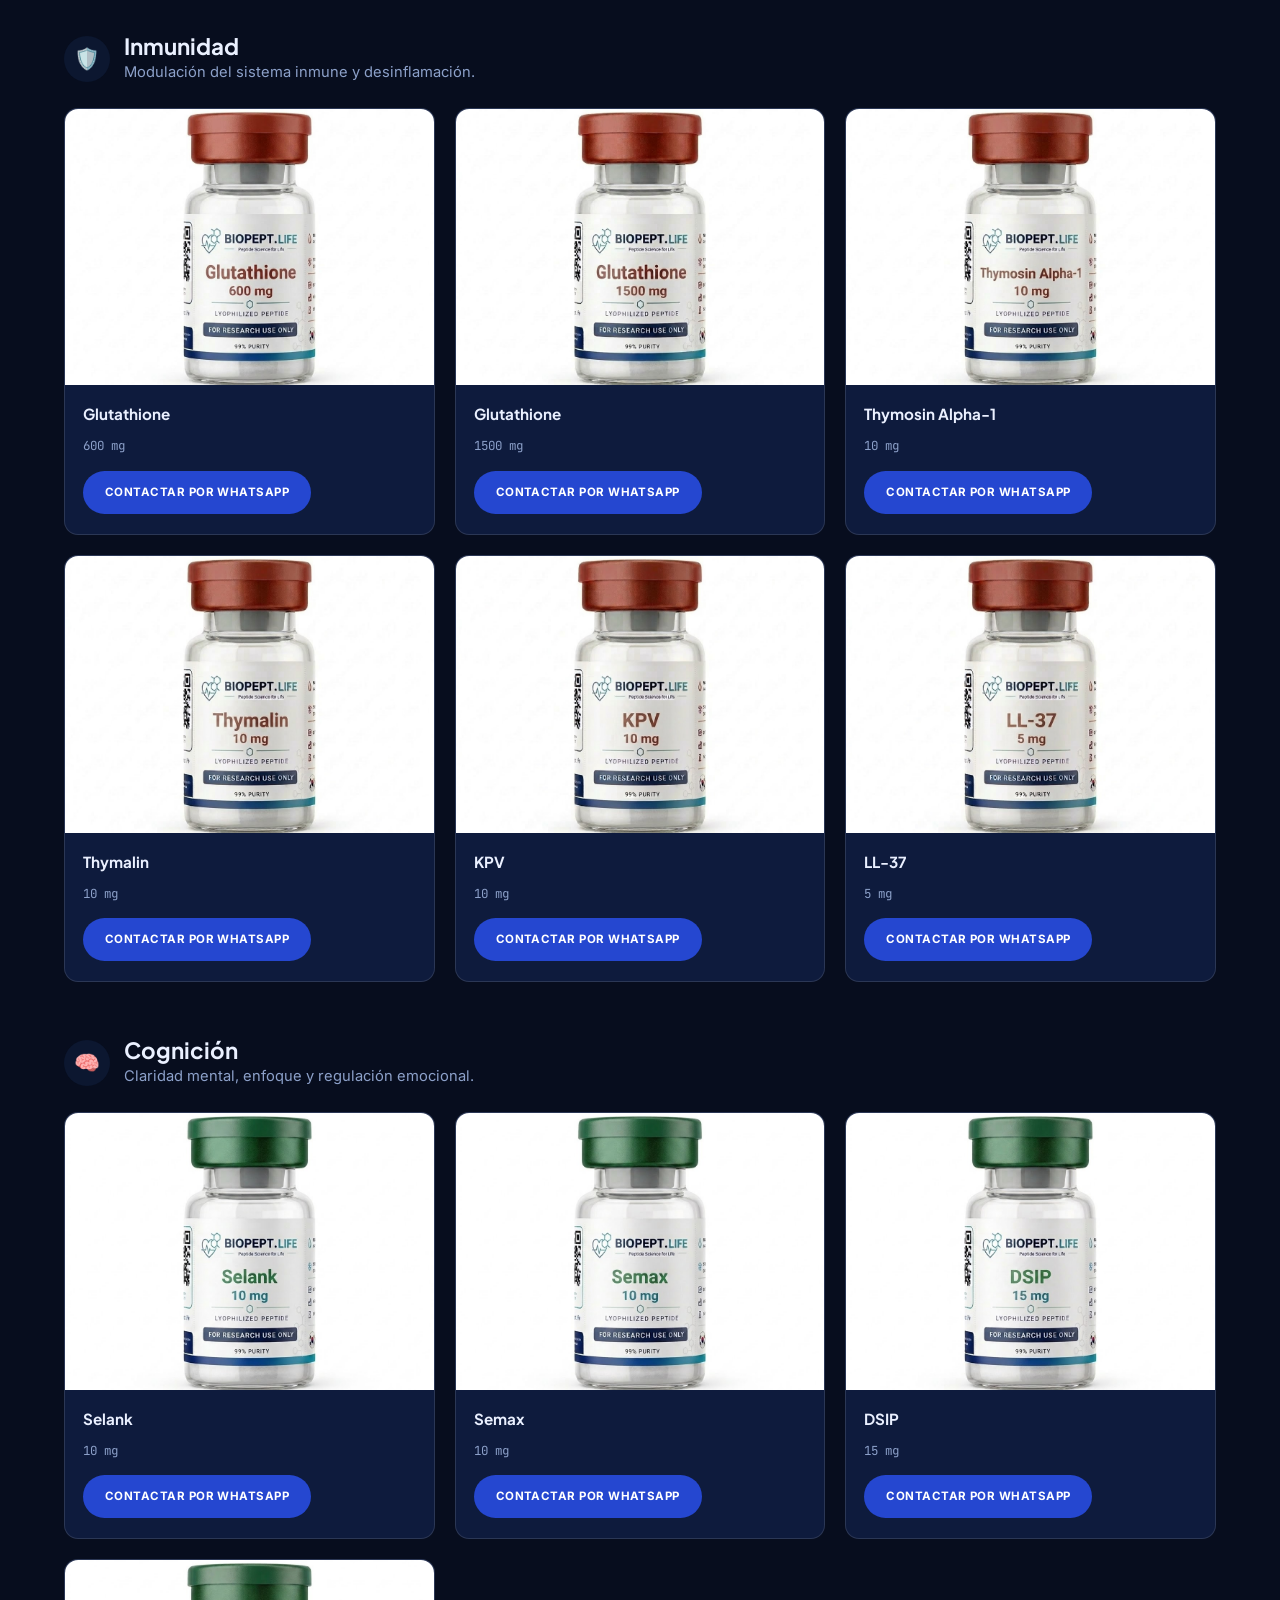
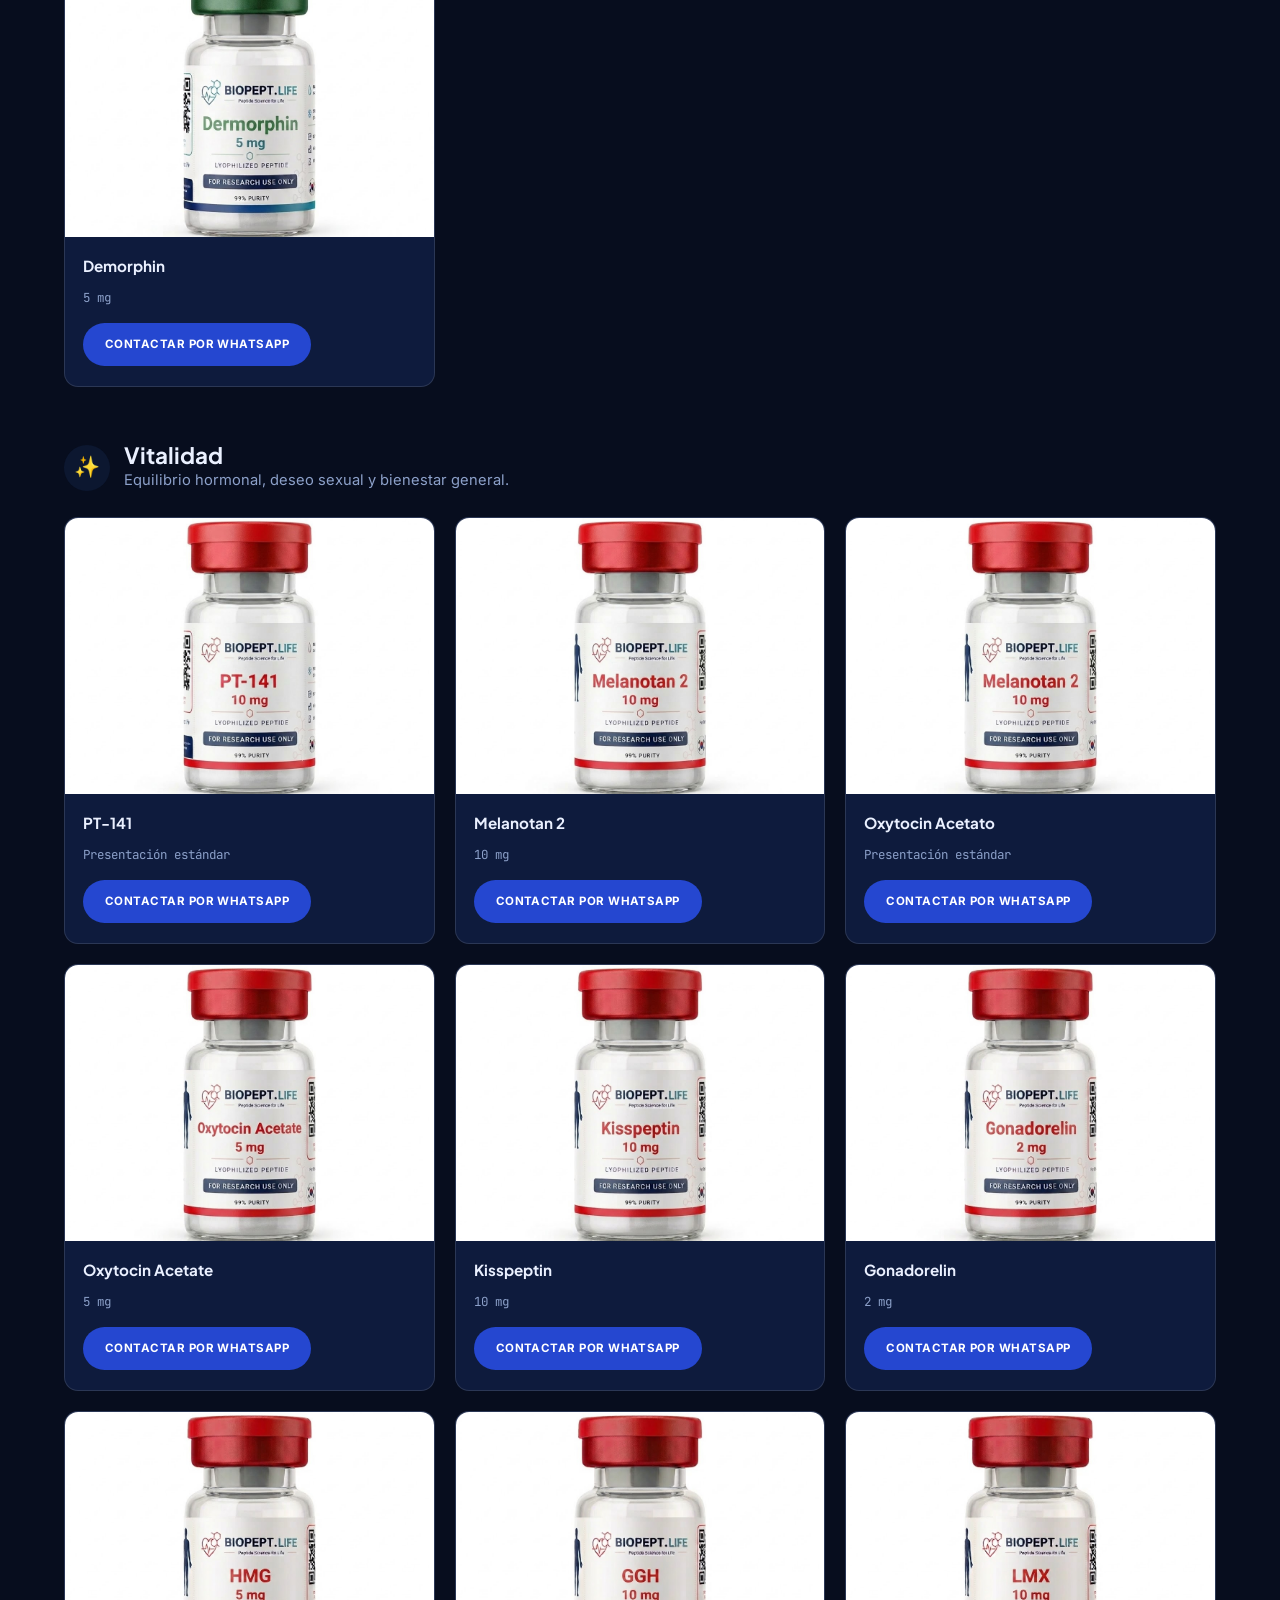
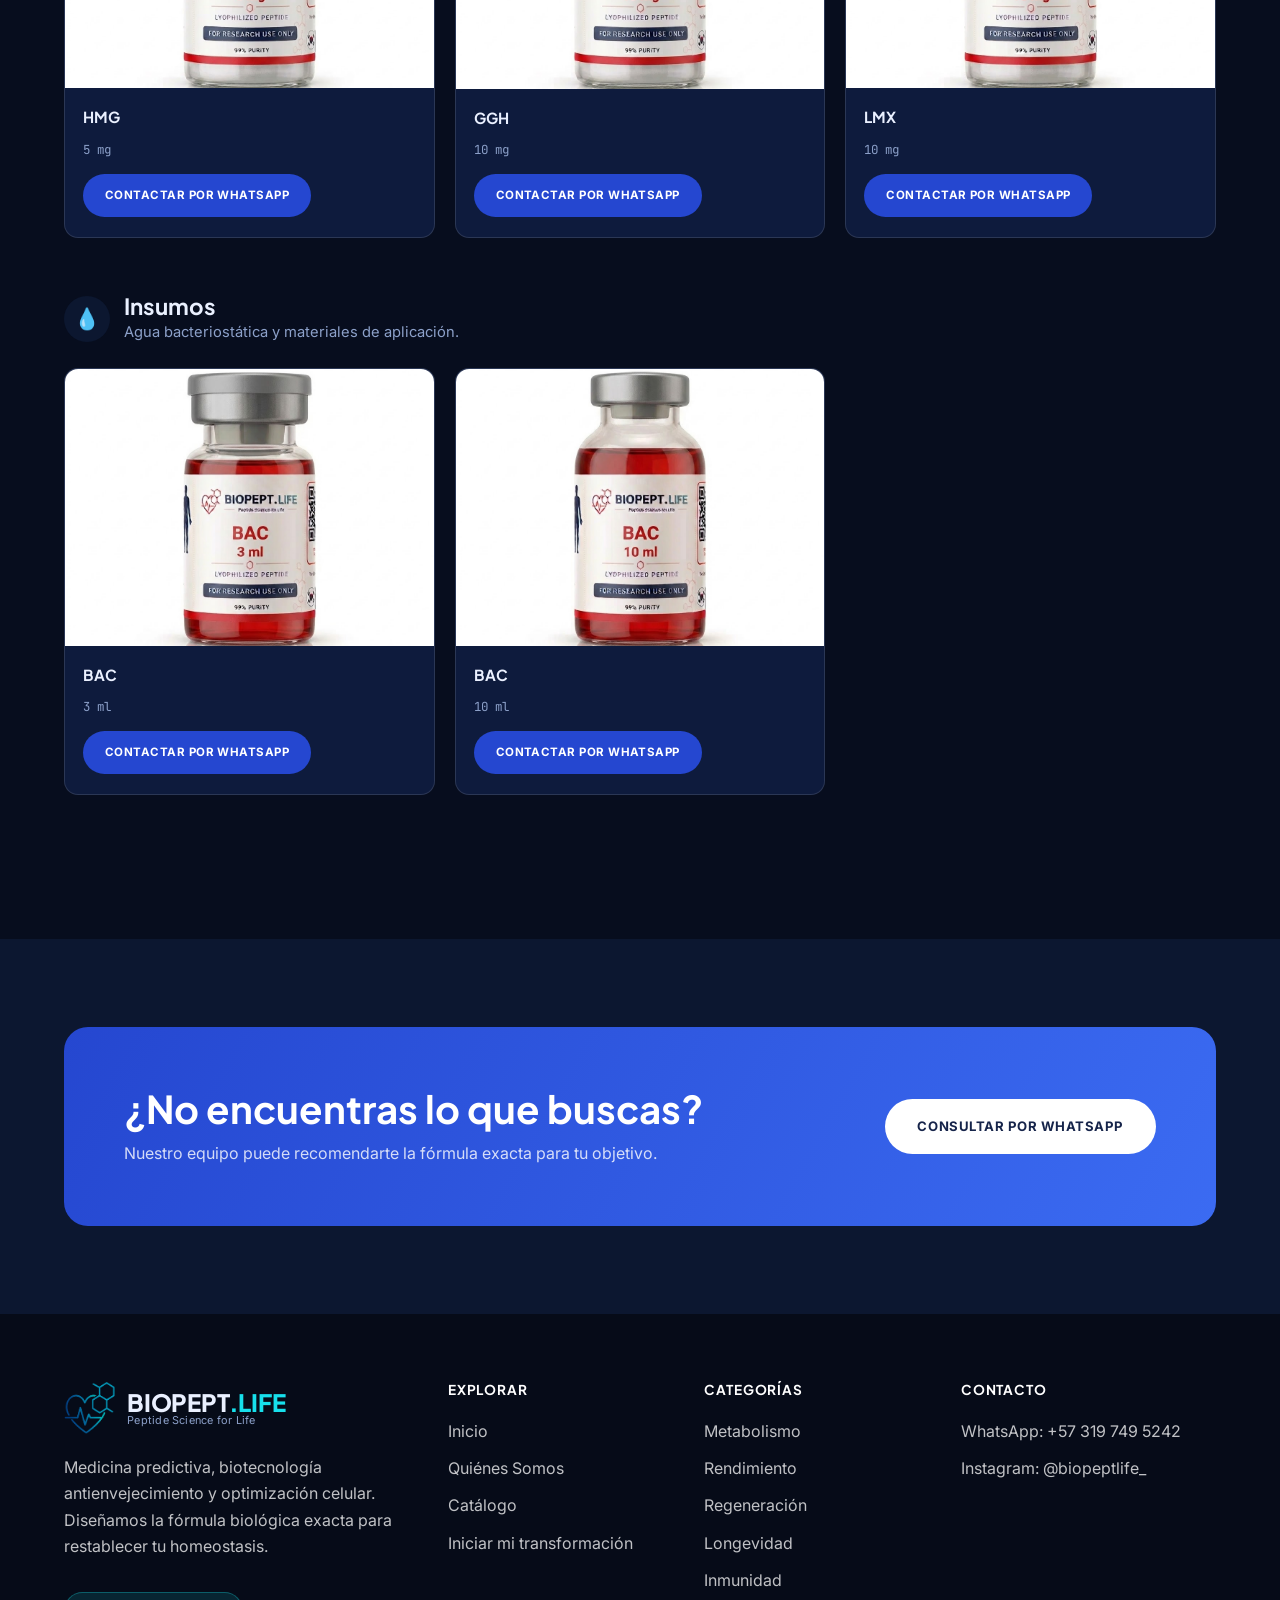
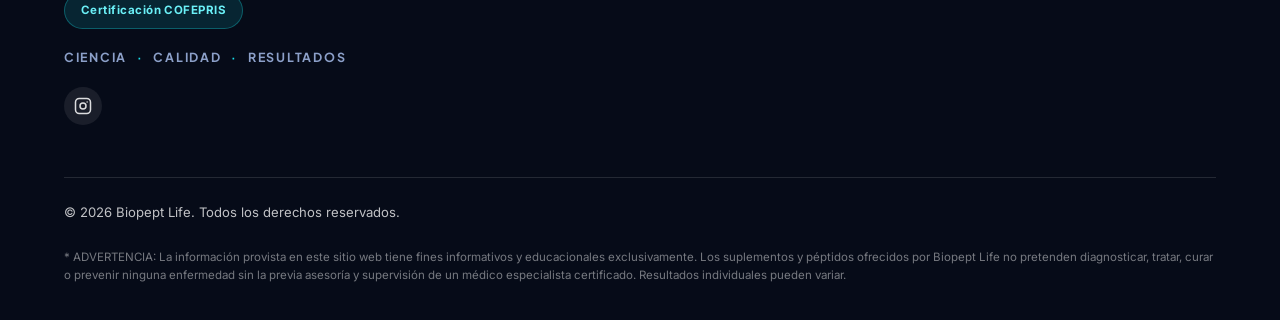
<file: catalogo/index.html>
<!DOCTYPE html>
<html lang="es">
<head>
<meta charset="UTF-8">
  <meta name="viewport" content="width=device-width, initial-scale=1">
  <title>Catálogo de Péptidos y Fórmulas | Biopept Life</title>
  <meta name="description" content="Explora nuestro catálogo completo de péptidos y suplementos de grado biotecnológico: metabolismo, rendimiento, regeneración, longevidad, inmunidad, cognición y vitalidad. Consulta por WhatsApp.">
  <link rel="canonical" href="https://biopeptlife.com/catalogo/">
  <meta property="og:type" content="website">
  <meta property="og:title" content="Catálogo de Péptidos y Fórmulas | Biopept Life">
  <meta property="og:description" content="Explora nuestro catálogo completo de péptidos y suplementos de grado biotecnológico: metabolismo, rendimiento, regeneración, longevidad, inmunidad, cognición y vitalidad. Consulta por WhatsApp.">
  <meta property="og:url" content="https://biopeptlife.com/catalogo/">
  <meta property="og:image" content="https://biopeptlife.com/assets/img/brand/logo-header.png">
  <meta name="twitter:card" content="summary_large_image">
  <link rel="icon" href="/assets/img/brand/logo-mark.png">
  <link rel="preconnect" href="https://fonts.googleapis.com">
  <link rel="preconnect" href="https://fonts.gstatic.com" crossorigin>
  <link href="https://fonts.googleapis.com/css2?family=Plus+Jakarta+Sans:wght@500;600;700;800&family=Inter:wght@400;500;600;700&family=JetBrains+Mono:wght@500;600&display=swap" rel="stylesheet">
  <link rel="stylesheet" href="/assets/css/style.css">
</head>
<body class="">
<header class="site-header">
    <div class="container">
      <a href="/" class="site-logo">
        <img src="/assets/img/brand/logo-icon.png" alt="" class="site-logo-icon" width="60" height="61">
        <span class="site-logo-text">
          <strong>BIOPEPT<span class="site-logo-dot">.</span><em>LIFE</em></strong>
          <small>Peptide Science for Life</small>
        </span>
      </a>
      <nav class="main-nav">
        <ul>
          <li><a href="/" class="nav-link">Inicio</a></li>
          <li><a href="/quienes-somos/" class="nav-link">Quiénes Somos</a></li>
          <li class="has-dropdown active">
        <a href="/catalogo/" class="nav-link">Catálogo</a>
        <div class="dropdown-menu">
          <a href="/catalogo/#metabolismo">Control de Peso y Regulación Metabólica</a>
          <a href="/catalogo/#regeneracion">Recuperación Física y Regeneración Tisular</a>
          <a href="/catalogo/#longevidad">Regeneración Celular, Energía y Longevidad</a>
          <a href="/catalogo/#cognicion">Optimización Cognitiva y Regulación Emocional</a>
          <a href="/catalogo/#vitalidad">Reguladores de la Función Hormonal</a>
          <a href="/catalogo/"><strong>Ver todo</strong></a>
        </div>
      </li>
          <li><a href="https://wa.me/573197495242?text=Hola!%20Quiero%20m%C3%A1s%20informaci%C3%B3n%20sobre%20los%20productos%20de%20Biopept%20Life" class="nav-link" target="_blank" rel="noopener">Iniciar mi transformación</a></li>
        </ul>
      </nav>
      <div class="header-actions">
        <button class="nav-toggle" aria-label="Abrir menú"><span></span><span></span><span></span></button>
      </div>
    </div>
  </header>

  <section class="hero page-hero" style="--hero-img: url('/assets/img/hero/slide-laboratorio.jpg'); min-height: 340px;">
    <div class="container hero-inner">
      <div class="breadcrumbs">
        <a href="/">Inicio</a>
         / <span>Catálogo</span>
      </div>
      <span class="eyebrow">Biofoundry Farmacéutica</span>
      <h1>Fórmulas de Optimización Celular</h1>
      <p class="lead">Sello de pureza del 99.8% regulado. Sin colorantes artificiales ni excipientes químicos inertes. Cada lote es analizado cromatográficamente (HPLC) antes de su empaque clínico. Escríbenos por WhatsApp para conocer disponibilidad y precios.</p>
    </div>
  </section>

  <section class="section" id="catalogo-lista">
    <div class="container">
      <div class="cat-tabs">
        <button class="cat-tab is-active" data-filter="all">Todas</button>
        <button class="cat-tab" data-filter="metabolismo">Metabolismo</button>
        <button class="cat-tab" data-filter="rendimiento">Rendimiento</button>
        <button class="cat-tab" data-filter="regeneracion">Regeneración</button>
        <button class="cat-tab" data-filter="longevidad">Longevidad</button>
        <button class="cat-tab" data-filter="inmunidad">Inmunidad</button>
        <button class="cat-tab" data-filter="cognicion">Cognición</button>
        <button class="cat-tab" data-filter="vitalidad">Vitalidad</button>
        <button class="cat-tab" data-filter="insumos">Insumos</button>
      </div>
      <p class="text-center" style="color:var(--color-text-muted); font-size:0.82rem; margin-top:-24px; margin-bottom:48px;">Consulta por WhatsApp disponibilidad y precios de cada presentación.</p>

      <div class="catalog-group" id="metabolismo" data-category="metabolismo">
        <div class="catalog-group-head">
          <div class="catalog-group-icon">🔥</div>
          <div>
            <h2>Metabolismo</h2>
            <p style="margin:0; color:var(--color-text-muted); font-size:0.92rem;">Control de peso, regulación de glucosa y quema de grasa visceral.</p>
          </div>
        </div>
        <div class="product-row-grid">
          <div class="product-row">
          <div class="product-row-img"><img src="/assets/img/products/tirzepatide-10-mg.jpg" alt="Vial de Tirzepatide 10 mg - Biopept Life" loading="lazy" width="300" height="300"></div>
          <div class="product-row-body">
            <div class="product-row-name">Tirzepatide</div>
            <div class="product-row-dose">10 mg</div>
            <a href="https://wa.me/573197495242?text=Hola!%20Quiero%20m%C3%A1s%20informaci%C3%B3n%20sobre%20Tirzepatide%2010%20mg" target="_blank" rel="noopener" class="btn btn-whatsapp btn-sm">Contactar por WhatsApp</a>
          </div>
        </div>
          <div class="product-row">
          <div class="product-row-img"><img src="/assets/img/products/tirzepatide-15-mg.jpg" alt="Vial de Tirzepatide 15 mg - Biopept Life" loading="lazy" width="300" height="300"></div>
          <div class="product-row-body">
            <div class="product-row-name">Tirzepatide</div>
            <div class="product-row-dose">15 mg</div>
            <a href="https://wa.me/573197495242?text=Hola!%20Quiero%20m%C3%A1s%20informaci%C3%B3n%20sobre%20Tirzepatide%2015%20mg" target="_blank" rel="noopener" class="btn btn-whatsapp btn-sm">Contactar por WhatsApp</a>
          </div>
        </div>
          <div class="product-row">
          <div class="product-row-img"><img src="/assets/img/products/tirzepatide-20-mg.jpg" alt="Vial de Tirzepatide 20 mg - Biopept Life" loading="lazy" width="300" height="300"></div>
          <div class="product-row-body">
            <div class="product-row-name">Tirzepatide</div>
            <div class="product-row-dose">20 mg</div>
            <a href="https://wa.me/573197495242?text=Hola!%20Quiero%20m%C3%A1s%20informaci%C3%B3n%20sobre%20Tirzepatide%2020%20mg" target="_blank" rel="noopener" class="btn btn-whatsapp btn-sm">Contactar por WhatsApp</a>
          </div>
        </div>
          <div class="product-row">
          <div class="product-row-img"><img src="/assets/img/products/tirzepatide-30-mg.jpg" alt="Vial de Tirzepatide 30 mg - Biopept Life" loading="lazy" width="300" height="300"></div>
          <div class="product-row-body">
            <div class="product-row-name">Tirzepatide</div>
            <div class="product-row-dose">30 mg</div>
            <a href="https://wa.me/573197495242?text=Hola!%20Quiero%20m%C3%A1s%20informaci%C3%B3n%20sobre%20Tirzepatide%2030%20mg" target="_blank" rel="noopener" class="btn btn-whatsapp btn-sm">Contactar por WhatsApp</a>
          </div>
        </div>
          <div class="product-row">
          <div class="product-row-img"><img src="/assets/img/products/tirzepatide-40-mg.jpg" alt="Vial de Tirzepatide 40 mg - Biopept Life" loading="lazy" width="300" height="300"></div>
          <div class="product-row-body">
            <div class="product-row-name">Tirzepatide</div>
            <div class="product-row-dose">40 mg</div>
            <a href="https://wa.me/573197495242?text=Hola!%20Quiero%20m%C3%A1s%20informaci%C3%B3n%20sobre%20Tirzepatide%2040%20mg" target="_blank" rel="noopener" class="btn btn-whatsapp btn-sm">Contactar por WhatsApp</a>
          </div>
        </div>
          <div class="product-row">
          <div class="product-row-img"><img src="/assets/img/products/tirzepatide-50-mg.jpg" alt="Vial de Tirzepatide 50 mg - Biopept Life" loading="lazy" width="300" height="300"></div>
          <div class="product-row-body">
            <div class="product-row-name">Tirzepatide</div>
            <div class="product-row-dose">50 mg</div>
            <a href="https://wa.me/573197495242?text=Hola!%20Quiero%20m%C3%A1s%20informaci%C3%B3n%20sobre%20Tirzepatide%2050%20mg" target="_blank" rel="noopener" class="btn btn-whatsapp btn-sm">Contactar por WhatsApp</a>
          </div>
        </div>
          <div class="product-row">
          <div class="product-row-img"><img src="/assets/img/products/tirzepatide-60-mg.jpg" alt="Vial de Tirzepatide 60 mg - Biopept Life" loading="lazy" width="300" height="300"></div>
          <div class="product-row-body">
            <div class="product-row-name">Tirzepatide</div>
            <div class="product-row-dose">60 mg</div>
            <a href="https://wa.me/573197495242?text=Hola!%20Quiero%20m%C3%A1s%20informaci%C3%B3n%20sobre%20Tirzepatide%2060%20mg" target="_blank" rel="noopener" class="btn btn-whatsapp btn-sm">Contactar por WhatsApp</a>
          </div>
        </div>
          <div class="product-row">
          <div class="product-row-img"><img src="/assets/img/products/retatrutide-10-mg.jpg" alt="Vial de Retatrutide 10 mg - Biopept Life" loading="lazy" width="300" height="300"></div>
          <div class="product-row-body">
            <div class="product-row-name">Retatrutide</div>
            <div class="product-row-dose">10 mg</div>
            <a href="https://wa.me/573197495242?text=Hola!%20Quiero%20m%C3%A1s%20informaci%C3%B3n%20sobre%20Retatrutide%2010%20mg" target="_blank" rel="noopener" class="btn btn-whatsapp btn-sm">Contactar por WhatsApp</a>
          </div>
        </div>
          <div class="product-row">
          <div class="product-row-img"><img src="/assets/img/products/retatrutide-15-mg.jpg" alt="Vial de Retatrutide 15 mg - Biopept Life" loading="lazy" width="300" height="300"></div>
          <div class="product-row-body">
            <div class="product-row-name">Retatrutide</div>
            <div class="product-row-dose">15 mg</div>
            <a href="https://wa.me/573197495242?text=Hola!%20Quiero%20m%C3%A1s%20informaci%C3%B3n%20sobre%20Retatrutide%2015%20mg" target="_blank" rel="noopener" class="btn btn-whatsapp btn-sm">Contactar por WhatsApp</a>
          </div>
        </div>
          <div class="product-row">
          <div class="product-row-img"><img src="/assets/img/products/retatrutide-20-mg.jpg" alt="Vial de Retatrutide 20 mg - Biopept Life" loading="lazy" width="300" height="300"></div>
          <div class="product-row-body">
            <div class="product-row-name">Retatrutide</div>
            <div class="product-row-dose">20 mg</div>
            <a href="https://wa.me/573197495242?text=Hola!%20Quiero%20m%C3%A1s%20informaci%C3%B3n%20sobre%20Retatrutide%2020%20mg" target="_blank" rel="noopener" class="btn btn-whatsapp btn-sm">Contactar por WhatsApp</a>
          </div>
        </div>
          <div class="product-row">
          <div class="product-row-img"><img src="/assets/img/products/retatrutide-30-mg.jpg" alt="Vial de Retatrutide 30 mg - Biopept Life" loading="lazy" width="300" height="300"></div>
          <div class="product-row-body">
            <div class="product-row-name">Retatrutide</div>
            <div class="product-row-dose">30 mg</div>
            <a href="https://wa.me/573197495242?text=Hola!%20Quiero%20m%C3%A1s%20informaci%C3%B3n%20sobre%20Retatrutide%2030%20mg" target="_blank" rel="noopener" class="btn btn-whatsapp btn-sm">Contactar por WhatsApp</a>
          </div>
        </div>
          <div class="product-row">
          <div class="product-row-img"><img src="/assets/img/products/retatrutide-40-mg.jpg" alt="Vial de Retatrutide 40 mg - Biopept Life" loading="lazy" width="300" height="300"></div>
          <div class="product-row-body">
            <div class="product-row-name">Retatrutide</div>
            <div class="product-row-dose">40 mg</div>
            <a href="https://wa.me/573197495242?text=Hola!%20Quiero%20m%C3%A1s%20informaci%C3%B3n%20sobre%20Retatrutide%2040%20mg" target="_blank" rel="noopener" class="btn btn-whatsapp btn-sm">Contactar por WhatsApp</a>
          </div>
        </div>
          <div class="product-row">
          <div class="product-row-img"><img src="/assets/img/products/retatruide-50-mg.jpg" alt="Vial de Retatrutide 50 mg - Biopept Life" loading="lazy" width="300" height="300"></div>
          <div class="product-row-body">
            <div class="product-row-name">Retatrutide</div>
            <div class="product-row-dose">50 mg</div>
            <a href="https://wa.me/573197495242?text=Hola!%20Quiero%20m%C3%A1s%20informaci%C3%B3n%20sobre%20Retatrutide%2050%20mg" target="_blank" rel="noopener" class="btn btn-whatsapp btn-sm">Contactar por WhatsApp</a>
          </div>
        </div>
          <div class="product-row">
          <div class="product-row-img"><img src="/assets/img/products/retatruide-60-mg.jpg" alt="Vial de Retatrutide 60 mg - Biopept Life" loading="lazy" width="300" height="300"></div>
          <div class="product-row-body">
            <div class="product-row-name">Retatrutide</div>
            <div class="product-row-dose">60 mg</div>
            <a href="https://wa.me/573197495242?text=Hola!%20Quiero%20m%C3%A1s%20informaci%C3%B3n%20sobre%20Retatrutide%2060%20mg" target="_blank" rel="noopener" class="btn btn-whatsapp btn-sm">Contactar por WhatsApp</a>
          </div>
        </div>
          <div class="product-row">
          <div class="product-row-img"><img src="/assets/img/products/cagrilintide-5-mg.jpg" alt="Vial de Cagrilintide 5 mg - Biopept Life" loading="lazy" width="300" height="300"></div>
          <div class="product-row-body">
            <div class="product-row-name">Cagrilintide</div>
            <div class="product-row-dose">5 mg</div>
            <a href="https://wa.me/573197495242?text=Hola!%20Quiero%20m%C3%A1s%20informaci%C3%B3n%20sobre%20Cagrilintide%205%20mg" target="_blank" rel="noopener" class="btn btn-whatsapp btn-sm">Contactar por WhatsApp</a>
          </div>
        </div>
          <div class="product-row">
          <div class="product-row-img"><img src="/assets/img/products/cagrilintide-10-mg.jpg" alt="Vial de Cagrilintide 10 mg - Biopept Life" loading="lazy" width="300" height="300"></div>
          <div class="product-row-body">
            <div class="product-row-name">Cagrilintide</div>
            <div class="product-row-dose">10 mg</div>
            <a href="https://wa.me/573197495242?text=Hola!%20Quiero%20m%C3%A1s%20informaci%C3%B3n%20sobre%20Cagrilintide%2010%20mg" target="_blank" rel="noopener" class="btn btn-whatsapp btn-sm">Contactar por WhatsApp</a>
          </div>
        </div>
          <div class="product-row">
          <div class="product-row-img"><img src="/assets/img/products/aod-9604-1-mg.jpg" alt="Vial de AOD-9604 1 mg - Biopept Life" loading="lazy" width="300" height="300"></div>
          <div class="product-row-body">
            <div class="product-row-name">AOD-9604</div>
            <div class="product-row-dose">1 mg</div>
            <a href="https://wa.me/573197495242?text=Hola!%20Quiero%20m%C3%A1s%20informaci%C3%B3n%20sobre%20AOD-9604%201%20mg" target="_blank" rel="noopener" class="btn btn-whatsapp btn-sm">Contactar por WhatsApp</a>
          </div>
        </div>
          <div class="product-row">
          <div class="product-row-img"><img src="/assets/img/products/5-amino-1mq.jpg" alt="Vial de 5-Amino-1MQ - Biopept Life" loading="lazy" width="300" height="300"></div>
          <div class="product-row-body">
            <div class="product-row-name">5-Amino-1MQ</div>
            <div class="product-row-dose">Presentación estándar</div>
            <a href="https://wa.me/573197495242?text=Hola!%20Quiero%20m%C3%A1s%20informaci%C3%B3n%20sobre%205-Amino-1MQ" target="_blank" rel="noopener" class="btn btn-whatsapp btn-sm">Contactar por WhatsApp</a>
          </div>
        </div>
        </div>
      </div>
      <div class="catalog-group" id="rendimiento" data-category="rendimiento">
        <div class="catalog-group-head">
          <div class="catalog-group-icon">⚡</div>
          <div>
            <h2>Rendimiento</h2>
            <p style="margin:0; color:var(--color-text-muted); font-size:0.92rem;">Hormona de crecimiento y secretagogos para máximo rendimiento físico.</p>
          </div>
        </div>
        <div class="product-row-grid">
          <div class="product-row">
          <div class="product-row-img"><img src="/assets/img/products/hgh-36-iu.jpg" alt="Vial de HGH 36 IU - Biopept Life" loading="lazy" width="300" height="300"></div>
          <div class="product-row-body">
            <div class="product-row-name">HGH</div>
            <div class="product-row-dose">36 IU</div>
            <a href="https://wa.me/573197495242?text=Hola!%20Quiero%20m%C3%A1s%20informaci%C3%B3n%20sobre%20HGH%2036%20IU" target="_blank" rel="noopener" class="btn btn-whatsapp btn-sm">Contactar por WhatsApp</a>
          </div>
        </div>
          <div class="product-row">
          <div class="product-row-img"><img src="/assets/img/products/tesamorelin-10-mg.jpg" alt="Vial de Tesamorelin 10 mg - Biopept Life" loading="lazy" width="300" height="300"></div>
          <div class="product-row-body">
            <div class="product-row-name">Tesamorelin</div>
            <div class="product-row-dose">10 mg</div>
            <a href="https://wa.me/573197495242?text=Hola!%20Quiero%20m%C3%A1s%20informaci%C3%B3n%20sobre%20Tesamorelin%2010%20mg" target="_blank" rel="noopener" class="btn btn-whatsapp btn-sm">Contactar por WhatsApp</a>
          </div>
        </div>
          <div class="product-row">
          <div class="product-row-img"><img src="/assets/img/products/tesamorelin-20-mg.jpg" alt="Vial de Tesamorelin 20 mg - Biopept Life" loading="lazy" width="300" height="300"></div>
          <div class="product-row-body">
            <div class="product-row-name">Tesamorelin</div>
            <div class="product-row-dose">20 mg</div>
            <a href="https://wa.me/573197495242?text=Hola!%20Quiero%20m%C3%A1s%20informaci%C3%B3n%20sobre%20Tesamorelin%2020%20mg" target="_blank" rel="noopener" class="btn btn-whatsapp btn-sm">Contactar por WhatsApp</a>
          </div>
        </div>
          <div class="product-row">
          <div class="product-row-img"><img src="/assets/img/products/cjc-1295-no-dac-10-mg.jpg" alt="Vial de CJC-1295 No DAC 10 mg - Biopept Life" loading="lazy" width="300" height="300"></div>
          <div class="product-row-body">
            <div class="product-row-name">CJC-1295 No DAC</div>
            <div class="product-row-dose">10 mg</div>
            <a href="https://wa.me/573197495242?text=Hola!%20Quiero%20m%C3%A1s%20informaci%C3%B3n%20sobre%20CJC-1295%20No%20DAC%2010%20mg" target="_blank" rel="noopener" class="btn btn-whatsapp btn-sm">Contactar por WhatsApp</a>
          </div>
        </div>
          <div class="product-row">
          <div class="product-row-img"><img src="/assets/img/products/cjc-1295-dac.jpg" alt="Vial de CJC-1295 DAC - Biopept Life" loading="lazy" width="300" height="300"></div>
          <div class="product-row-body">
            <div class="product-row-name">CJC-1295 DAC</div>
            <div class="product-row-dose">Presentación estándar</div>
            <a href="https://wa.me/573197495242?text=Hola!%20Quiero%20m%C3%A1s%20informaci%C3%B3n%20sobre%20CJC-1295%20DAC" target="_blank" rel="noopener" class="btn btn-whatsapp btn-sm">Contactar por WhatsApp</a>
          </div>
        </div>
          <div class="product-row">
          <div class="product-row-img"><img src="/assets/img/products/ipamorelin-10-mg.jpg" alt="Vial de Ipamorelin 10 mg - Biopept Life" loading="lazy" width="300" height="300"></div>
          <div class="product-row-body">
            <div class="product-row-name">Ipamorelin</div>
            <div class="product-row-dose">10 mg</div>
            <a href="https://wa.me/573197495242?text=Hola!%20Quiero%20m%C3%A1s%20informaci%C3%B3n%20sobre%20Ipamorelin%2010%20mg" target="_blank" rel="noopener" class="btn btn-whatsapp btn-sm">Contactar por WhatsApp</a>
          </div>
        </div>
          <div class="product-row">
          <div class="product-row-img"><img src="/assets/img/products/ghrp-2-acetato-5-mg.jpg" alt="Vial de GHRP-2 Acetato 5 mg - Biopept Life" loading="lazy" width="300" height="300"></div>
          <div class="product-row-body">
            <div class="product-row-name">GHRP-2 Acetato</div>
            <div class="product-row-dose">5 mg</div>
            <a href="https://wa.me/573197495242?text=Hola!%20Quiero%20m%C3%A1s%20informaci%C3%B3n%20sobre%20GHRP-2%20Acetato%205%20mg" target="_blank" rel="noopener" class="btn btn-whatsapp btn-sm">Contactar por WhatsApp</a>
          </div>
        </div>
          <div class="product-row">
          <div class="product-row-img"><img src="/assets/img/products/hexarelin-acetate-2-mg.jpg" alt="Vial de Hexarelin Acetate 2 mg - Biopept Life" loading="lazy" width="300" height="300"></div>
          <div class="product-row-body">
            <div class="product-row-name">Hexarelin Acetate</div>
            <div class="product-row-dose">2 mg</div>
            <a href="https://wa.me/573197495242?text=Hola!%20Quiero%20m%C3%A1s%20informaci%C3%B3n%20sobre%20Hexarelin%20Acetate%202%20mg" target="_blank" rel="noopener" class="btn btn-whatsapp btn-sm">Contactar por WhatsApp</a>
          </div>
        </div>
          <div class="product-row">
          <div class="product-row-img"><img src="/assets/img/products/igf-1-lr3-1-mg.jpg" alt="Vial de IGF-1 LR3 1 mg - Biopept Life" loading="lazy" width="300" height="300"></div>
          <div class="product-row-body">
            <div class="product-row-name">IGF-1 LR3</div>
            <div class="product-row-dose">1 mg</div>
            <a href="https://wa.me/573197495242?text=Hola!%20Quiero%20m%C3%A1s%20informaci%C3%B3n%20sobre%20IGF-1%20LR3%201%20mg" target="_blank" rel="noopener" class="btn btn-whatsapp btn-sm">Contactar por WhatsApp</a>
          </div>
        </div>
          <div class="product-row">
          <div class="product-row-img"><img src="/assets/img/products/mgf-de-2-mg.jpg" alt="Vial de MGF 2 mg - Biopept Life" loading="lazy" width="300" height="300"></div>
          <div class="product-row-body">
            <div class="product-row-name">MGF</div>
            <div class="product-row-dose">2 mg</div>
            <a href="https://wa.me/573197495242?text=Hola!%20Quiero%20m%C3%A1s%20informaci%C3%B3n%20sobre%20MGF%202%20mg" target="_blank" rel="noopener" class="btn btn-whatsapp btn-sm">Contactar por WhatsApp</a>
          </div>
        </div>
          <div class="product-row">
          <div class="product-row-img"><img src="/assets/img/products/peg-mgf-2-mg.jpg" alt="Vial de PEG-MGF 2 mg - Biopept Life" loading="lazy" width="300" height="300"></div>
          <div class="product-row-body">
            <div class="product-row-name">PEG-MGF</div>
            <div class="product-row-dose">2 mg</div>
            <a href="https://wa.me/573197495242?text=Hola!%20Quiero%20m%C3%A1s%20informaci%C3%B3n%20sobre%20PEG-MGF%202%20mg" target="_blank" rel="noopener" class="btn btn-whatsapp btn-sm">Contactar por WhatsApp</a>
          </div>
        </div>
        </div>
      </div>
      <div class="catalog-group" id="regeneracion" data-category="regeneracion">
        <div class="catalog-group-head">
          <div class="catalog-group-icon">🩹</div>
          <div>
            <h2>Regeneración</h2>
            <p style="margin:0; color:var(--color-text-muted); font-size:0.92rem;">Recuperación de tendones, tejidos y reducción de inflamación.</p>
          </div>
        </div>
        <div class="product-row-grid">
          <div class="product-row">
          <div class="product-row-img"><img src="/assets/img/products/bpc-157-10-mg.jpg" alt="Vial de BPC-157 10 mg - Biopept Life" loading="lazy" width="300" height="300"></div>
          <div class="product-row-body">
            <div class="product-row-name">BPC-157</div>
            <div class="product-row-dose">10 mg</div>
            <a href="https://wa.me/573197495242?text=Hola!%20Quiero%20m%C3%A1s%20informaci%C3%B3n%20sobre%20BPC-157%2010%20mg" target="_blank" rel="noopener" class="btn btn-whatsapp btn-sm">Contactar por WhatsApp</a>
          </div>
        </div>
          <div class="product-row">
          <div class="product-row-img"><img src="/assets/img/products/bpc-157.jpg" alt="Vial de BPC-157 Presentación estándar - Biopept Life" loading="lazy" width="300" height="300"></div>
          <div class="product-row-body">
            <div class="product-row-name">BPC-157</div>
            <div class="product-row-dose">Presentación estándar</div>
            <a href="https://wa.me/573197495242?text=Hola!%20Quiero%20m%C3%A1s%20informaci%C3%B3n%20sobre%20BPC-157%20Presentaci%C3%B3n%20est%C3%A1ndar" target="_blank" rel="noopener" class="btn btn-whatsapp btn-sm">Contactar por WhatsApp</a>
          </div>
        </div>
          <div class="product-row">
          <div class="product-row-img"><img src="/assets/img/products/tb-500-5-mg.jpg" alt="Vial de TB-500 5 mg - Biopept Life" loading="lazy" width="300" height="300"></div>
          <div class="product-row-body">
            <div class="product-row-name">TB-500</div>
            <div class="product-row-dose">5 mg</div>
            <a href="https://wa.me/573197495242?text=Hola!%20Quiero%20m%C3%A1s%20informaci%C3%B3n%20sobre%20TB-500%205%20mg" target="_blank" rel="noopener" class="btn btn-whatsapp btn-sm">Contactar por WhatsApp</a>
          </div>
        </div>
          <div class="product-row">
          <div class="product-row-img"><img src="/assets/img/products/klow-80-mg.jpg" alt="Vial de KLOW 80 mg - Biopept Life" loading="lazy" width="300" height="300"></div>
          <div class="product-row-body">
            <div class="product-row-name">KLOW</div>
            <div class="product-row-dose">80 mg</div>
            <a href="https://wa.me/573197495242?text=Hola!%20Quiero%20m%C3%A1s%20informaci%C3%B3n%20sobre%20KLOW%2080%20mg" target="_blank" rel="noopener" class="btn btn-whatsapp btn-sm">Contactar por WhatsApp</a>
          </div>
        </div>
          <div class="product-row">
          <div class="product-row-img"><img src="/assets/img/products/ara-290-5-mg.jpg" alt="Vial de ARA-290 5 mg - Biopept Life" loading="lazy" width="300" height="300"></div>
          <div class="product-row-body">
            <div class="product-row-name">ARA-290</div>
            <div class="product-row-dose">5 mg</div>
            <a href="https://wa.me/573197495242?text=Hola!%20Quiero%20m%C3%A1s%20informaci%C3%B3n%20sobre%20ARA-290%205%20mg" target="_blank" rel="noopener" class="btn btn-whatsapp btn-sm">Contactar por WhatsApp</a>
          </div>
        </div>
        </div>
      </div>
      <div class="catalog-group" id="longevidad" data-category="longevidad">
        <div class="catalog-group-head">
          <div class="catalog-group-icon">⏳</div>
          <div>
            <h2>Longevidad</h2>
            <p style="margin:0; color:var(--color-text-muted); font-size:0.92rem;">Regeneración celular, energía mitocondrial y anti-envejecimiento.</p>
          </div>
        </div>
        <div class="product-row-grid">
          <div class="product-row">
          <div class="product-row-img"><img src="/assets/img/products/ghk-cu-50-mg.jpg" alt="Vial de GHK-Cu 50 mg - Biopept Life" loading="lazy" width="300" height="300"></div>
          <div class="product-row-body">
            <div class="product-row-name">GHK-Cu</div>
            <div class="product-row-dose">50 mg</div>
            <a href="https://wa.me/573197495242?text=Hola!%20Quiero%20m%C3%A1s%20informaci%C3%B3n%20sobre%20GHK-Cu%2050%20mg" target="_blank" rel="noopener" class="btn btn-whatsapp btn-sm">Contactar por WhatsApp</a>
          </div>
        </div>
          <div class="product-row">
          <div class="product-row-img"><img src="/assets/img/products/ghk-cu-100-mg.jpg" alt="Vial de GHK-Cu 100 mg - Biopept Life" loading="lazy" width="300" height="300"></div>
          <div class="product-row-body">
            <div class="product-row-name">GHK-Cu</div>
            <div class="product-row-dose">100 mg</div>
            <a href="https://wa.me/573197495242?text=Hola!%20Quiero%20m%C3%A1s%20informaci%C3%B3n%20sobre%20GHK-Cu%20100%20mg" target="_blank" rel="noopener" class="btn btn-whatsapp btn-sm">Contactar por WhatsApp</a>
          </div>
        </div>
          <div class="product-row">
          <div class="product-row-img"><img src="/assets/img/products/glow-70-mg.jpg" alt="Vial de GLOW 70 mg - Biopept Life" loading="lazy" width="300" height="300"></div>
          <div class="product-row-body">
            <div class="product-row-name">GLOW</div>
            <div class="product-row-dose">70 mg</div>
            <a href="https://wa.me/573197495242?text=Hola!%20Quiero%20m%C3%A1s%20informaci%C3%B3n%20sobre%20GLOW%2070%20mg" target="_blank" rel="noopener" class="btn btn-whatsapp btn-sm">Contactar por WhatsApp</a>
          </div>
        </div>
          <div class="product-row">
          <div class="product-row-img"><img src="/assets/img/products/nad-500-mg.jpg" alt="Vial de NAD+ 500 mg - Biopept Life" loading="lazy" width="300" height="300"></div>
          <div class="product-row-body">
            <div class="product-row-name">NAD+</div>
            <div class="product-row-dose">500 mg</div>
            <a href="https://wa.me/573197495242?text=Hola!%20Quiero%20m%C3%A1s%20informaci%C3%B3n%20sobre%20NAD%2B%20500%20mg" target="_blank" rel="noopener" class="btn btn-whatsapp btn-sm">Contactar por WhatsApp</a>
          </div>
        </div>
          <div class="product-row">
          <div class="product-row-img"><img src="/assets/img/products/nad-1000-mg.jpg" alt="Vial de NAD+ 1000 mg - Biopept Life" loading="lazy" width="300" height="300"></div>
          <div class="product-row-body">
            <div class="product-row-name">NAD+</div>
            <div class="product-row-dose">1000 mg</div>
            <a href="https://wa.me/573197495242?text=Hola!%20Quiero%20m%C3%A1s%20informaci%C3%B3n%20sobre%20NAD%2B%201000%20mg" target="_blank" rel="noopener" class="btn btn-whatsapp btn-sm">Contactar por WhatsApp</a>
          </div>
        </div>
          <div class="product-row">
          <div class="product-row-img"><img src="/assets/img/products/epitalon-50-mg.jpg" alt="Vial de Epitalon 50 mg - Biopept Life" loading="lazy" width="300" height="300"></div>
          <div class="product-row-body">
            <div class="product-row-name">Epitalon</div>
            <div class="product-row-dose">50 mg</div>
            <a href="https://wa.me/573197495242?text=Hola!%20Quiero%20m%C3%A1s%20informaci%C3%B3n%20sobre%20Epitalon%2050%20mg" target="_blank" rel="noopener" class="btn btn-whatsapp btn-sm">Contactar por WhatsApp</a>
          </div>
        </div>
          <div class="product-row">
          <div class="product-row-img"><img src="/assets/img/products/foxo4-dri-10-mg.jpg" alt="Vial de FOXO4-DRI 10 mg - Biopept Life" loading="lazy" width="300" height="300"></div>
          <div class="product-row-body">
            <div class="product-row-name">FOXO4-DRI</div>
            <div class="product-row-dose">10 mg</div>
            <a href="https://wa.me/573197495242?text=Hola!%20Quiero%20m%C3%A1s%20informaci%C3%B3n%20sobre%20FOXO4-DRI%2010%20mg" target="_blank" rel="noopener" class="btn btn-whatsapp btn-sm">Contactar por WhatsApp</a>
          </div>
        </div>
          <div class="product-row">
          <div class="product-row-img"><img src="/assets/img/products/ss-31-10-mg.jpg" alt="Vial de SS-31 10 mg - Biopept Life" loading="lazy" width="300" height="300"></div>
          <div class="product-row-body">
            <div class="product-row-name">SS-31</div>
            <div class="product-row-dose">10 mg</div>
            <a href="https://wa.me/573197495242?text=Hola!%20Quiero%20m%C3%A1s%20informaci%C3%B3n%20sobre%20SS-31%2010%20mg" target="_blank" rel="noopener" class="btn btn-whatsapp btn-sm">Contactar por WhatsApp</a>
          </div>
        </div>
          <div class="product-row">
          <div class="product-row-img"><img src="/assets/img/products/mots-c-40-mg.jpg" alt="Vial de MOTS-c 40 mg - Biopept Life" loading="lazy" width="300" height="300"></div>
          <div class="product-row-body">
            <div class="product-row-name">MOTS-c</div>
            <div class="product-row-dose">40 mg</div>
            <a href="https://wa.me/573197495242?text=Hola!%20Quiero%20m%C3%A1s%20informaci%C3%B3n%20sobre%20MOTS-c%2040%20mg" target="_blank" rel="noopener" class="btn btn-whatsapp btn-sm">Contactar por WhatsApp</a>
          </div>
        </div>
        </div>
      </div>
      <div class="catalog-group" id="inmunidad" data-category="inmunidad">
        <div class="catalog-group-head">
          <div class="catalog-group-icon">🛡️</div>
          <div>
            <h2>Inmunidad</h2>
            <p style="margin:0; color:var(--color-text-muted); font-size:0.92rem;">Modulación del sistema inmune y desinflamación.</p>
          </div>
        </div>
        <div class="product-row-grid">
          <div class="product-row">
          <div class="product-row-img"><img src="/assets/img/products/glutathione-600-mg.jpg" alt="Vial de Glutathione 600 mg - Biopept Life" loading="lazy" width="300" height="300"></div>
          <div class="product-row-body">
            <div class="product-row-name">Glutathione</div>
            <div class="product-row-dose">600 mg</div>
            <a href="https://wa.me/573197495242?text=Hola!%20Quiero%20m%C3%A1s%20informaci%C3%B3n%20sobre%20Glutathione%20600%20mg" target="_blank" rel="noopener" class="btn btn-whatsapp btn-sm">Contactar por WhatsApp</a>
          </div>
        </div>
          <div class="product-row">
          <div class="product-row-img"><img src="/assets/img/products/glutathione-1500-mg.jpg" alt="Vial de Glutathione 1500 mg - Biopept Life" loading="lazy" width="300" height="300"></div>
          <div class="product-row-body">
            <div class="product-row-name">Glutathione</div>
            <div class="product-row-dose">1500 mg</div>
            <a href="https://wa.me/573197495242?text=Hola!%20Quiero%20m%C3%A1s%20informaci%C3%B3n%20sobre%20Glutathione%201500%20mg" target="_blank" rel="noopener" class="btn btn-whatsapp btn-sm">Contactar por WhatsApp</a>
          </div>
        </div>
          <div class="product-row">
          <div class="product-row-img"><img src="/assets/img/products/thymosin-alpha-1-10-mg.jpg" alt="Vial de Thymosin Alpha-1 10 mg - Biopept Life" loading="lazy" width="300" height="300"></div>
          <div class="product-row-body">
            <div class="product-row-name">Thymosin Alpha-1</div>
            <div class="product-row-dose">10 mg</div>
            <a href="https://wa.me/573197495242?text=Hola!%20Quiero%20m%C3%A1s%20informaci%C3%B3n%20sobre%20Thymosin%20Alpha-1%2010%20mg" target="_blank" rel="noopener" class="btn btn-whatsapp btn-sm">Contactar por WhatsApp</a>
          </div>
        </div>
          <div class="product-row">
          <div class="product-row-img"><img src="/assets/img/products/thymalin-10-mg.jpg" alt="Vial de Thymalin 10 mg - Biopept Life" loading="lazy" width="300" height="300"></div>
          <div class="product-row-body">
            <div class="product-row-name">Thymalin</div>
            <div class="product-row-dose">10 mg</div>
            <a href="https://wa.me/573197495242?text=Hola!%20Quiero%20m%C3%A1s%20informaci%C3%B3n%20sobre%20Thymalin%2010%20mg" target="_blank" rel="noopener" class="btn btn-whatsapp btn-sm">Contactar por WhatsApp</a>
          </div>
        </div>
          <div class="product-row">
          <div class="product-row-img"><img src="/assets/img/products/kpv-10-mg.jpg" alt="Vial de KPV 10 mg - Biopept Life" loading="lazy" width="300" height="300"></div>
          <div class="product-row-body">
            <div class="product-row-name">KPV</div>
            <div class="product-row-dose">10 mg</div>
            <a href="https://wa.me/573197495242?text=Hola!%20Quiero%20m%C3%A1s%20informaci%C3%B3n%20sobre%20KPV%2010%20mg" target="_blank" rel="noopener" class="btn btn-whatsapp btn-sm">Contactar por WhatsApp</a>
          </div>
        </div>
          <div class="product-row">
          <div class="product-row-img"><img src="/assets/img/products/ll-37-5-mg.jpg" alt="Vial de LL-37 5 mg - Biopept Life" loading="lazy" width="300" height="300"></div>
          <div class="product-row-body">
            <div class="product-row-name">LL-37</div>
            <div class="product-row-dose">5 mg</div>
            <a href="https://wa.me/573197495242?text=Hola!%20Quiero%20m%C3%A1s%20informaci%C3%B3n%20sobre%20LL-37%205%20mg" target="_blank" rel="noopener" class="btn btn-whatsapp btn-sm">Contactar por WhatsApp</a>
          </div>
        </div>
        </div>
      </div>
      <div class="catalog-group" id="cognicion" data-category="cognicion">
        <div class="catalog-group-head">
          <div class="catalog-group-icon">🧠</div>
          <div>
            <h2>Cognición</h2>
            <p style="margin:0; color:var(--color-text-muted); font-size:0.92rem;">Claridad mental, enfoque y regulación emocional.</p>
          </div>
        </div>
        <div class="product-row-grid">
          <div class="product-row">
          <div class="product-row-img"><img src="/assets/img/products/selank-10-mg.jpg" alt="Vial de Selank 10 mg - Biopept Life" loading="lazy" width="300" height="300"></div>
          <div class="product-row-body">
            <div class="product-row-name">Selank</div>
            <div class="product-row-dose">10 mg</div>
            <a href="https://wa.me/573197495242?text=Hola!%20Quiero%20m%C3%A1s%20informaci%C3%B3n%20sobre%20Selank%2010%20mg" target="_blank" rel="noopener" class="btn btn-whatsapp btn-sm">Contactar por WhatsApp</a>
          </div>
        </div>
          <div class="product-row">
          <div class="product-row-img"><img src="/assets/img/products/semax-10-mg.jpg" alt="Vial de Semax 10 mg - Biopept Life" loading="lazy" width="300" height="300"></div>
          <div class="product-row-body">
            <div class="product-row-name">Semax</div>
            <div class="product-row-dose">10 mg</div>
            <a href="https://wa.me/573197495242?text=Hola!%20Quiero%20m%C3%A1s%20informaci%C3%B3n%20sobre%20Semax%2010%20mg" target="_blank" rel="noopener" class="btn btn-whatsapp btn-sm">Contactar por WhatsApp</a>
          </div>
        </div>
          <div class="product-row">
          <div class="product-row-img"><img src="/assets/img/products/dsip-15-mg.jpg" alt="Vial de DSIP 15 mg - Biopept Life" loading="lazy" width="300" height="300"></div>
          <div class="product-row-body">
            <div class="product-row-name">DSIP</div>
            <div class="product-row-dose">15 mg</div>
            <a href="https://wa.me/573197495242?text=Hola!%20Quiero%20m%C3%A1s%20informaci%C3%B3n%20sobre%20DSIP%2015%20mg" target="_blank" rel="noopener" class="btn btn-whatsapp btn-sm">Contactar por WhatsApp</a>
          </div>
        </div>
          <div class="product-row">
          <div class="product-row-img"><img src="/assets/img/products/demorphin-5-mg.jpg" alt="Vial de Demorphin 5 mg - Biopept Life" loading="lazy" width="300" height="300"></div>
          <div class="product-row-body">
            <div class="product-row-name">Demorphin</div>
            <div class="product-row-dose">5 mg</div>
            <a href="https://wa.me/573197495242?text=Hola!%20Quiero%20m%C3%A1s%20informaci%C3%B3n%20sobre%20Demorphin%205%20mg" target="_blank" rel="noopener" class="btn btn-whatsapp btn-sm">Contactar por WhatsApp</a>
          </div>
        </div>
        </div>
      </div>
      <div class="catalog-group" id="vitalidad" data-category="vitalidad">
        <div class="catalog-group-head">
          <div class="catalog-group-icon">✨</div>
          <div>
            <h2>Vitalidad</h2>
            <p style="margin:0; color:var(--color-text-muted); font-size:0.92rem;">Equilibrio hormonal, deseo sexual y bienestar general.</p>
          </div>
        </div>
        <div class="product-row-grid">
          <div class="product-row">
          <div class="product-row-img"><img src="/assets/img/products/pt-141.jpg" alt="Vial de PT-141 - Biopept Life" loading="lazy" width="300" height="300"></div>
          <div class="product-row-body">
            <div class="product-row-name">PT-141</div>
            <div class="product-row-dose">Presentación estándar</div>
            <a href="https://wa.me/573197495242?text=Hola!%20Quiero%20m%C3%A1s%20informaci%C3%B3n%20sobre%20PT-141" target="_blank" rel="noopener" class="btn btn-whatsapp btn-sm">Contactar por WhatsApp</a>
          </div>
        </div>
          <div class="product-row">
          <div class="product-row-img"><img src="/assets/img/products/melanotan-2-10-mg.jpg" alt="Vial de Melanotan 2 10 mg - Biopept Life" loading="lazy" width="300" height="300"></div>
          <div class="product-row-body">
            <div class="product-row-name">Melanotan 2</div>
            <div class="product-row-dose">10 mg</div>
            <a href="https://wa.me/573197495242?text=Hola!%20Quiero%20m%C3%A1s%20informaci%C3%B3n%20sobre%20Melanotan%202%2010%20mg" target="_blank" rel="noopener" class="btn btn-whatsapp btn-sm">Contactar por WhatsApp</a>
          </div>
        </div>
          <div class="product-row">
          <div class="product-row-img"><img src="/assets/img/products/oxytocin-acetato.jpg" alt="Vial de Oxytocin Acetato - Biopept Life" loading="lazy" width="300" height="300"></div>
          <div class="product-row-body">
            <div class="product-row-name">Oxytocin Acetato</div>
            <div class="product-row-dose">Presentación estándar</div>
            <a href="https://wa.me/573197495242?text=Hola!%20Quiero%20m%C3%A1s%20informaci%C3%B3n%20sobre%20Oxytocin%20Acetato" target="_blank" rel="noopener" class="btn btn-whatsapp btn-sm">Contactar por WhatsApp</a>
          </div>
        </div>
          <div class="product-row">
          <div class="product-row-img"><img src="/assets/img/products/oxytocin-acetate-5-mg.jpg" alt="Vial de Oxytocin Acetate 5 mg - Biopept Life" loading="lazy" width="300" height="300"></div>
          <div class="product-row-body">
            <div class="product-row-name">Oxytocin Acetate</div>
            <div class="product-row-dose">5 mg</div>
            <a href="https://wa.me/573197495242?text=Hola!%20Quiero%20m%C3%A1s%20informaci%C3%B3n%20sobre%20Oxytocin%20Acetate%205%20mg" target="_blank" rel="noopener" class="btn btn-whatsapp btn-sm">Contactar por WhatsApp</a>
          </div>
        </div>
          <div class="product-row">
          <div class="product-row-img"><img src="/assets/img/products/kisspeptin-10-mg.jpg" alt="Vial de Kisspeptin 10 mg - Biopept Life" loading="lazy" width="300" height="300"></div>
          <div class="product-row-body">
            <div class="product-row-name">Kisspeptin</div>
            <div class="product-row-dose">10 mg</div>
            <a href="https://wa.me/573197495242?text=Hola!%20Quiero%20m%C3%A1s%20informaci%C3%B3n%20sobre%20Kisspeptin%2010%20mg" target="_blank" rel="noopener" class="btn btn-whatsapp btn-sm">Contactar por WhatsApp</a>
          </div>
        </div>
          <div class="product-row">
          <div class="product-row-img"><img src="/assets/img/products/gonadorelin-2-mg.jpg" alt="Vial de Gonadorelin 2 mg - Biopept Life" loading="lazy" width="300" height="300"></div>
          <div class="product-row-body">
            <div class="product-row-name">Gonadorelin</div>
            <div class="product-row-dose">2 mg</div>
            <a href="https://wa.me/573197495242?text=Hola!%20Quiero%20m%C3%A1s%20informaci%C3%B3n%20sobre%20Gonadorelin%202%20mg" target="_blank" rel="noopener" class="btn btn-whatsapp btn-sm">Contactar por WhatsApp</a>
          </div>
        </div>
          <div class="product-row">
          <div class="product-row-img"><img src="/assets/img/products/hmg-5-mg.jpg" alt="Vial de HMG 5 mg - Biopept Life" loading="lazy" width="300" height="300"></div>
          <div class="product-row-body">
            <div class="product-row-name">HMG</div>
            <div class="product-row-dose">5 mg</div>
            <a href="https://wa.me/573197495242?text=Hola!%20Quiero%20m%C3%A1s%20informaci%C3%B3n%20sobre%20HMG%205%20mg" target="_blank" rel="noopener" class="btn btn-whatsapp btn-sm">Contactar por WhatsApp</a>
          </div>
        </div>
          <div class="product-row">
          <div class="product-row-img"><img src="/assets/img/products/ggh-10-mg.jpg" alt="Vial de GGH 10 mg - Biopept Life" loading="lazy" width="300" height="300"></div>
          <div class="product-row-body">
            <div class="product-row-name">GGH</div>
            <div class="product-row-dose">10 mg</div>
            <a href="https://wa.me/573197495242?text=Hola!%20Quiero%20m%C3%A1s%20informaci%C3%B3n%20sobre%20GGH%2010%20mg" target="_blank" rel="noopener" class="btn btn-whatsapp btn-sm">Contactar por WhatsApp</a>
          </div>
        </div>
          <div class="product-row">
          <div class="product-row-img"><img src="/assets/img/products/lmx-10-mg.jpg" alt="Vial de LMX 10 mg - Biopept Life" loading="lazy" width="300" height="300"></div>
          <div class="product-row-body">
            <div class="product-row-name">LMX</div>
            <div class="product-row-dose">10 mg</div>
            <a href="https://wa.me/573197495242?text=Hola!%20Quiero%20m%C3%A1s%20informaci%C3%B3n%20sobre%20LMX%2010%20mg" target="_blank" rel="noopener" class="btn btn-whatsapp btn-sm">Contactar por WhatsApp</a>
          </div>
        </div>
        </div>
      </div>
      <div class="catalog-group" id="insumos" data-category="insumos">
        <div class="catalog-group-head">
          <div class="catalog-group-icon">💧</div>
          <div>
            <h2>Insumos</h2>
            <p style="margin:0; color:var(--color-text-muted); font-size:0.92rem;">Agua bacteriostática y materiales de aplicación.</p>
          </div>
        </div>
        <div class="product-row-grid">
          <div class="product-row">
          <div class="product-row-img"><img src="/assets/img/products/bac-3-ml.jpg" alt="Vial de BAC 3 ml - Biopept Life" loading="lazy" width="300" height="300"></div>
          <div class="product-row-body">
            <div class="product-row-name">BAC</div>
            <div class="product-row-dose">3 ml</div>
            <a href="https://wa.me/573197495242?text=Hola!%20Quiero%20m%C3%A1s%20informaci%C3%B3n%20sobre%20BAC%203%20ml" target="_blank" rel="noopener" class="btn btn-whatsapp btn-sm">Contactar por WhatsApp</a>
          </div>
        </div>
          <div class="product-row">
          <div class="product-row-img"><img src="/assets/img/products/bac-10-ml.jpg" alt="Vial de BAC 10 ml - Biopept Life" loading="lazy" width="300" height="300"></div>
          <div class="product-row-body">
            <div class="product-row-name">BAC</div>
            <div class="product-row-dose">10 ml</div>
            <a href="https://wa.me/573197495242?text=Hola!%20Quiero%20m%C3%A1s%20informaci%C3%B3n%20sobre%20BAC%2010%20ml" target="_blank" rel="noopener" class="btn btn-whatsapp btn-sm">Contactar por WhatsApp</a>
          </div>
        </div>
        </div>
      </div>
    </div>
  </section>

  <section class="section section-cream">
    <div class="container">
      <div class="cta-band" style="background: linear-gradient(120deg, var(--color-teal), var(--color-teal-light));">
        <div>
          <h2>¿No encuentras lo que buscas?</h2>
          <p>Nuestro equipo puede recomendarte la fórmula exacta para tu objetivo.</p>
        </div>
        <a href="https://wa.me/573197495242?text=Hola!%20Quiero%20m%C3%A1s%20informaci%C3%B3n%20sobre%20los%20productos%20de%20Biopept%20Life" class="btn btn-white" target="_blank" rel="noopener">Consultar por WhatsApp</a>
      </div>
    </div>
  </section>

<footer class="site-footer">
    <div class="container">
      <div class="footer-grid">
        <div>
          <div class="site-logo footer-logo">
            <img src="/assets/img/brand/logo-icon.png" alt="" class="site-logo-icon" width="60" height="61">
            <span class="site-logo-text">
              <strong>BIOPEPT<span class="site-logo-dot">.</span><em>LIFE</em></strong>
              <small>Peptide Science for Life</small>
            </span>
          </div>
          <p>Medicina predictiva, biotecnología antienvejecimiento y optimización celular. Diseñamos la fórmula biológica exacta para restablecer tu homeostasis.</p>
          <span class="footer-badge">Certificación COFEPRIS</span>
          <p class="footer-tagline">Ciencia <span>·</span> Calidad <span>·</span> Resultados</p>
          <div class="footer-social">
            <a href="https://www.instagram.com/biopeptlife_/" target="_blank" rel="noopener" aria-label="Instagram">
              <svg width="18" height="18" viewBox="0 0 24 24" fill="none" stroke="currentColor" stroke-width="2"><rect x="2" y="2" width="20" height="20" rx="5"/><circle cx="12" cy="12" r="4"/><circle cx="17.5" cy="6.5" r="1" fill="currentColor" stroke="none"/></svg>
            </a>
          </div>
        </div>
        <div>
          <h4>Explorar</h4>
          <div class="footer-links">
            <a href="/">Inicio</a>
            <a href="/quienes-somos/">Quiénes Somos</a>
            <a href="/catalogo/">Catálogo</a>
            <a href="https://wa.me/573197495242?text=Hola!%20Quiero%20m%C3%A1s%20informaci%C3%B3n%20sobre%20los%20productos%20de%20Biopept%20Life" target="_blank" rel="noopener">Iniciar mi transformación</a>
          </div>
        </div>
        <div>
          <h4>Categorías</h4>
          <div class="footer-links">
            <a href="/catalogo/#metabolismo">Metabolismo</a>
            <a href="/catalogo/#rendimiento">Rendimiento</a>
            <a href="/catalogo/#regeneracion">Regeneración</a>
            <a href="/catalogo/#longevidad">Longevidad</a>
            <a href="/catalogo/#inmunidad">Inmunidad</a>
          </div>
        </div>
        <div>
          <h4>Contacto</h4>
          <div class="footer-links">
            <a href="https://wa.me/573197495242?text=Hola!%20Quiero%20m%C3%A1s%20informaci%C3%B3n%20sobre%20los%20productos%20de%20Biopept%20Life" class="wa-direct" target="_blank" rel="noopener">WhatsApp: +57 319 749 5242</a>
            <a href="https://www.instagram.com/biopeptlife_/" target="_blank" rel="noopener">Instagram: @biopeptlife_</a>
          </div>
        </div>
      </div>
      <div class="footer-bottom">
        <span>© 2026 Biopept Life. Todos los derechos reservados.</span>
      </div>
      <p class="footer-disclaimer">* ADVERTENCIA: La información provista en este sitio web tiene fines informativos y educacionales exclusivamente. Los suplementos y péptidos ofrecidos por Biopept Life no pretenden diagnosticar, tratar, curar o prevenir ninguna enfermedad sin la previa asesoría y supervisión de un médico especialista certificado. Resultados individuales pueden variar.</p>
    </div>
  </footer>
  <a href="https://wa.me/573197495242?text=Hola!%20Quiero%20m%C3%A1s%20informaci%C3%B3n%20sobre%20los%20productos%20de%20Biopept%20Life" class="wa-float" target="_blank" rel="noopener" aria-label="Escríbenos por WhatsApp">
    <svg width="30" height="30" viewBox="0 0 32 32" fill="currentColor" xmlns="http://www.w3.org/2000/svg"><path d="M16.004 3C9.377 3 4 8.377 4 15.004c0 2.35.653 4.62 1.89 6.61L3 29l7.56-2.83a12.94 12.94 0 0 0 5.444 1.192h.005c6.627 0 12.004-5.377 12.004-12.004C28.013 8.73 22.63 3 16.004 3Zm0 21.6h-.004a10.57 10.57 0 0 1-5.386-1.475l-.386-.23-4.49 1.68 1.7-4.377-.252-.4a10.55 10.55 0 0 1-1.617-5.6c0-5.845 4.756-10.6 10.44-10.6 2.79 0 5.412 1.087 7.384 3.06a10.37 10.37 0 0 1 3.055 7.384c0 5.845-4.756 10.558-10.444 10.558Zm5.79-7.918c-.317-.159-1.875-.925-2.166-1.03-.29-.106-.5-.159-.712.159-.21.317-.816 1.03-1.001 1.242-.184.212-.369.238-.686.08-.317-.159-1.338-.494-2.549-1.575-.942-.84-1.578-1.878-1.763-2.195-.185-.317-.02-.489.139-.647.143-.142.317-.37.475-.556.159-.185.212-.317.317-.53.106-.211.053-.397-.026-.556-.08-.159-.712-1.717-.976-2.35-.257-.617-.518-.534-.712-.544-.184-.009-.396-.011-.607-.011-.212 0-.556.08-.847.397-.29.318-1.11 1.084-1.11 2.644 0 1.56 1.137 3.067 1.296 3.279.159.211 2.238 3.417 5.42 4.792.758.327 1.35.523 1.812.669.762.242 1.455.208 2.003.126.611-.091 1.875-.767 2.139-1.507.264-.74.264-1.375.185-1.507-.08-.132-.29-.211-.607-.37Z"/></svg>
  </a>
  <script src="/assets/js/main.js"></script>
</body>
</html>
</file>
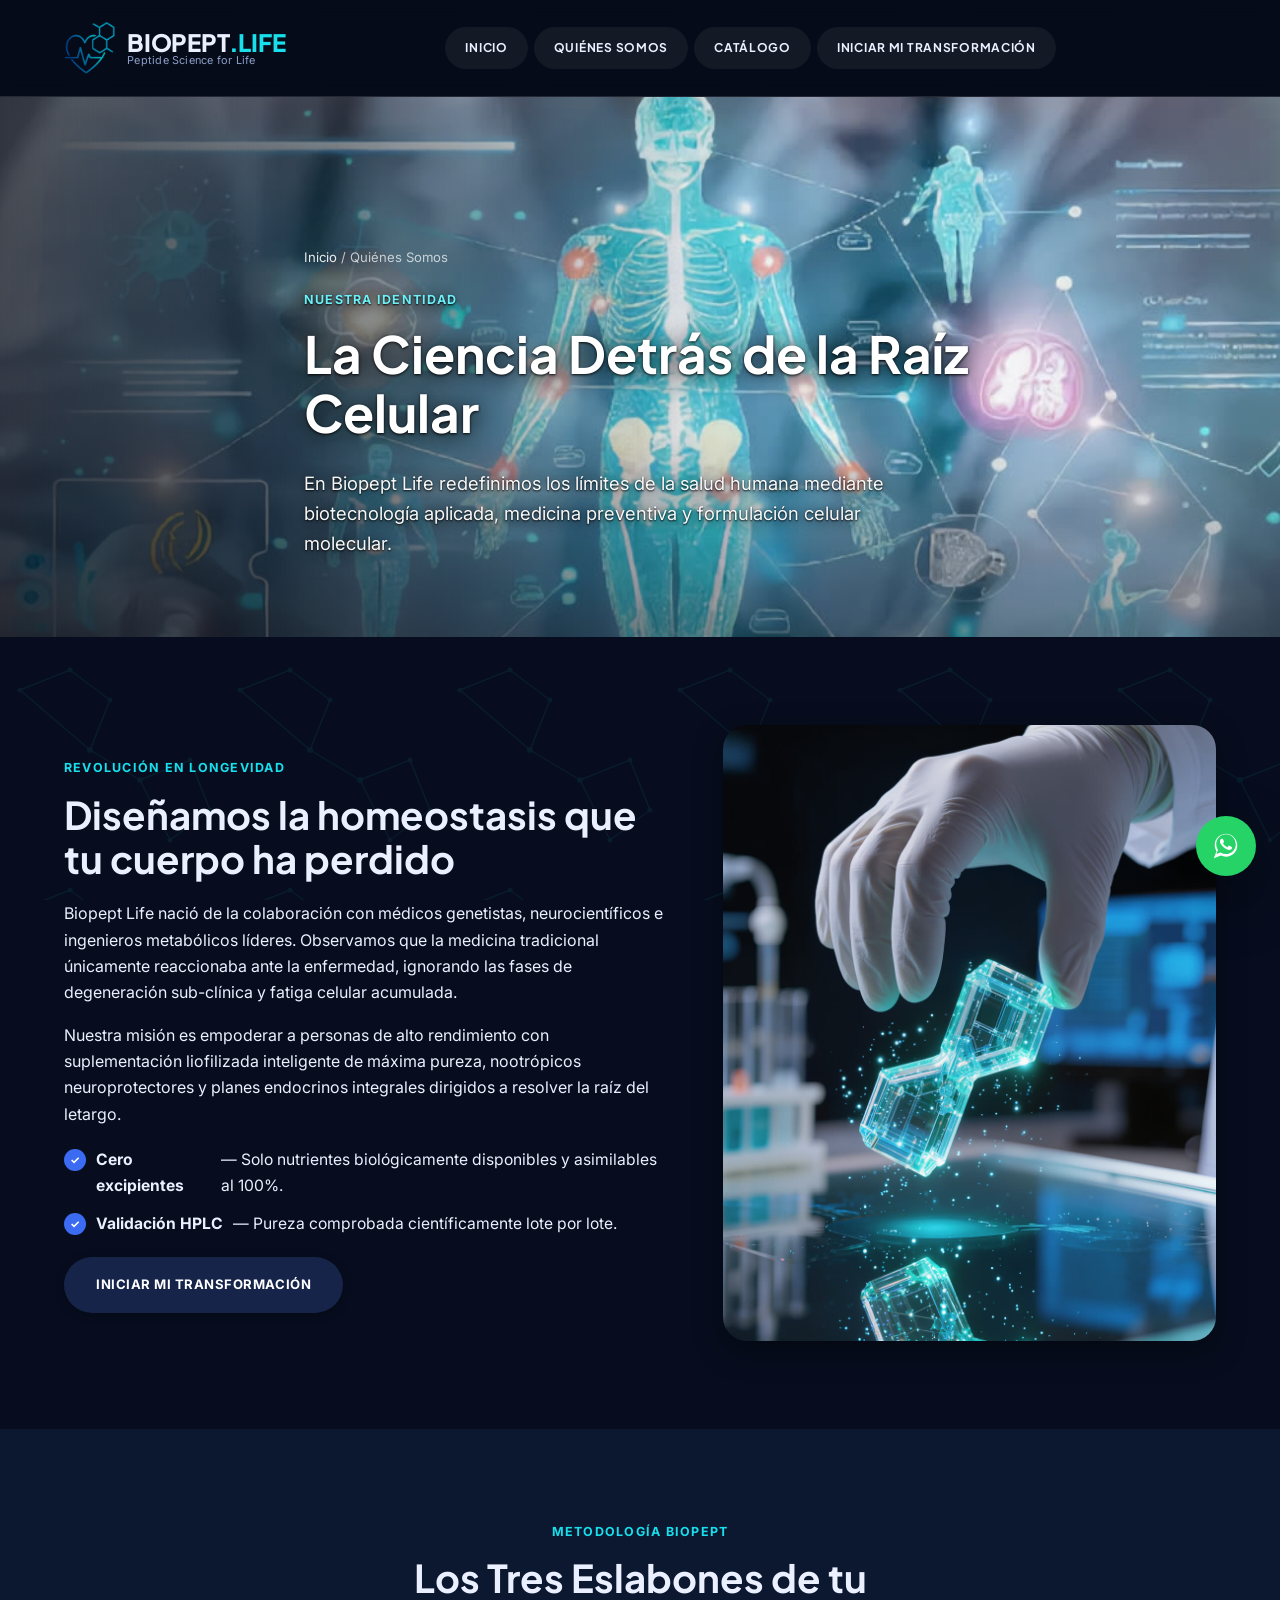
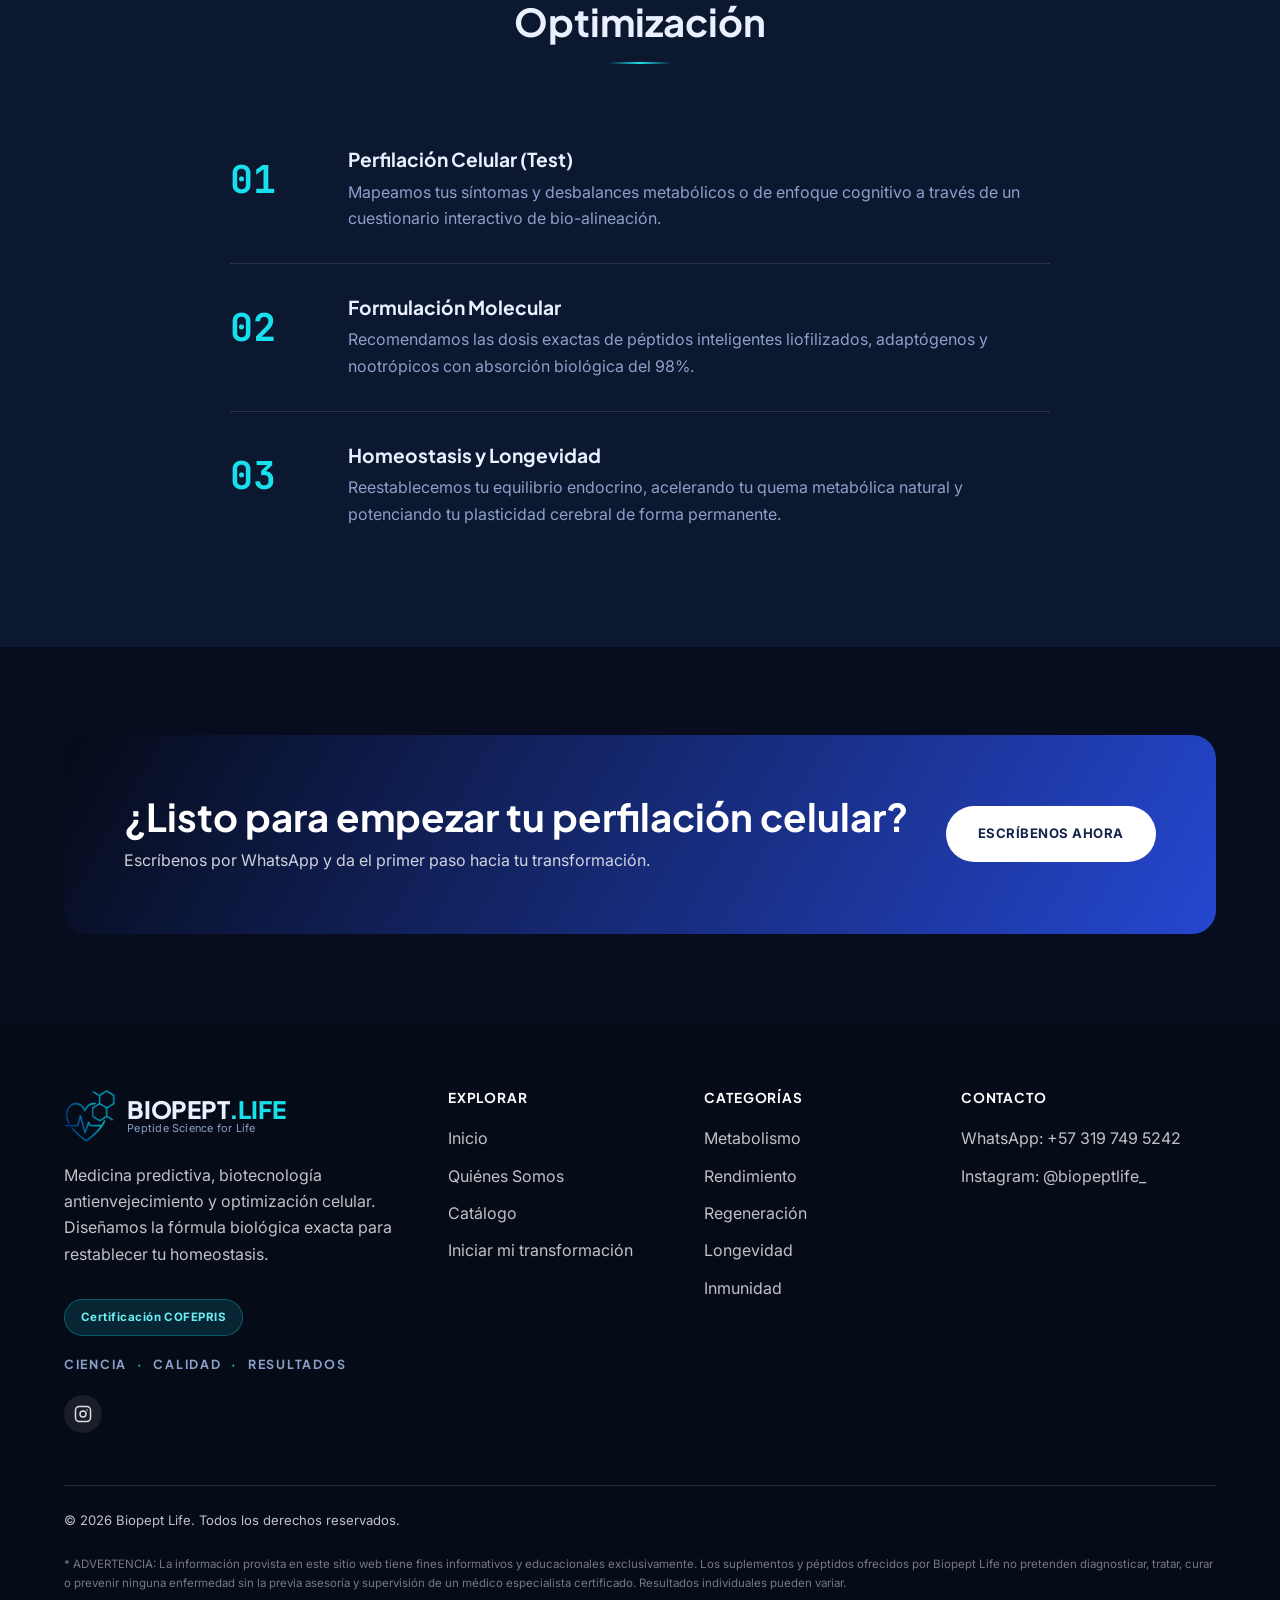
<file: quienes-somos/index.html>
<!DOCTYPE html>
<html lang="es">
<head>
<meta charset="UTF-8">
  <meta name="viewport" content="width=device-width, initial-scale=1">
  <title>Quiénes Somos | Biopept Life</title>
  <meta name="description" content="Biopept Life redefine los límites de la salud humana mediante biotecnología aplicada, medicina preventiva y formulación celular molecular. Conoce nuestra metodología.">
  <link rel="canonical" href="https://biopeptlife.com/quienes-somos/">
  <meta property="og:type" content="website">
  <meta property="og:title" content="Quiénes Somos | Biopept Life">
  <meta property="og:description" content="Biopept Life redefine los límites de la salud humana mediante biotecnología aplicada, medicina preventiva y formulación celular molecular. Conoce nuestra metodología.">
  <meta property="og:url" content="https://biopeptlife.com/quienes-somos/">
  <meta property="og:image" content="https://biopeptlife.com/assets/img/brand/logo-header.png">
  <meta name="twitter:card" content="summary_large_image">
  <link rel="icon" href="/assets/img/brand/logo-mark.png">
  <link rel="preconnect" href="https://fonts.googleapis.com">
  <link rel="preconnect" href="https://fonts.gstatic.com" crossorigin>
  <link href="https://fonts.googleapis.com/css2?family=Plus+Jakarta+Sans:wght@500;600;700;800&family=Inter:wght@400;500;600;700&family=JetBrains+Mono:wght@500;600&display=swap" rel="stylesheet">
  <link rel="stylesheet" href="/assets/css/style.css">
</head>
<body class="">
<header class="site-header">
    <div class="container">
      <a href="/" class="site-logo">
        <img src="/assets/img/brand/logo-icon.png" alt="" class="site-logo-icon" width="60" height="61">
        <span class="site-logo-text">
          <strong>BIOPEPT<span class="site-logo-dot">.</span><em>LIFE</em></strong>
          <small>Peptide Science for Life</small>
        </span>
      </a>
      <nav class="main-nav">
        <ul>
          <li><a href="/" class="nav-link">Inicio</a></li>
          <li><a href="/quienes-somos/" class="nav-link active">Quiénes Somos</a></li>
          <li class="has-dropdown">
        <a href="/catalogo/" class="nav-link">Catálogo</a>
        <div class="dropdown-menu">
          <a href="/catalogo/#metabolismo">Control de Peso y Regulación Metabólica</a>
          <a href="/catalogo/#regeneracion">Recuperación Física y Regeneración Tisular</a>
          <a href="/catalogo/#longevidad">Regeneración Celular, Energía y Longevidad</a>
          <a href="/catalogo/#cognicion">Optimización Cognitiva y Regulación Emocional</a>
          <a href="/catalogo/#vitalidad">Reguladores de la Función Hormonal</a>
          <a href="/catalogo/"><strong>Ver todo</strong></a>
        </div>
      </li>
          <li><a href="https://wa.me/573197495242?text=Hola!%20Quiero%20m%C3%A1s%20informaci%C3%B3n%20sobre%20los%20productos%20de%20Biopept%20Life" class="nav-link" target="_blank" rel="noopener">Iniciar mi transformación</a></li>
        </ul>
      </nav>
      <div class="header-actions">
        <button class="nav-toggle" aria-label="Abrir menú"><span></span><span></span><span></span></button>
      </div>
    </div>
  </header>

  <section class="hero page-hero" style="background: var(--color-navy-dark);">
    <video class="page-hero-video" autoplay muted loop playsinline poster="/assets/img/hero/hero-hologram-medico.jpg">
      <source src="/assets/video/quienes-somos-hero.mp4" type="video/mp4">
    </video>
    <div class="container hero-inner">
      <div class="breadcrumbs">
        <a href="/">Inicio</a>
         / <span>Quiénes Somos</span>
      </div>
      <span class="eyebrow">Nuestra Identidad</span>
      <h1>La Ciencia Detrás de la Raíz Celular</h1>
      <p class="lead">En Biopept Life redefinimos los límites de la salud humana mediante biotecnología aplicada, medicina preventiva y formulación celular molecular.</p>
    </div>
  </section>

  <section class="section">
    <div class="container">
      <div class="grid" style="grid-template-columns: 1.1fr 0.9fr; gap: 56px; align-items: center;">
        <div>
          <span class="eyebrow">Revolución en Longevidad</span>
          <h2>Diseñamos la homeostasis que tu cuerpo ha perdido</h2>
          <p>Biopept Life nació de la colaboración con médicos genetistas, neurocientíficos e ingenieros metabólicos líderes. Observamos que la medicina tradicional únicamente reaccionaba ante la enfermedad, ignorando las fases de degeneración sub-clínica y fatiga celular acumulada.</p>
          <p>Nuestra misión es empoderar a personas de alto rendimiento con suplementación liofilizada inteligente de máxima pureza, nootrópicos neuroprotectores y planes endocrinos integrales dirigidos a resolver la raíz del letargo.</p>
          <ul class="check-list">
            <li><strong>Cero excipientes</strong> — Solo nutrientes biológicamente disponibles y asimilables al 100%.</li>
            <li><strong>Validación HPLC</strong> — Pureza comprobada científicamente lote por lote.</li>
          </ul>
          <a href="https://wa.me/573197495242?text=Hola!%20Quiero%20m%C3%A1s%20informaci%C3%B3n%20sobre%20los%20productos%20de%20Biopept%20Life" class="btn btn-primary" target="_blank" rel="noopener">Iniciar mi transformación</a>
        </div>
        <div>
          <img src="/assets/img/hero/hero-molecula-cristal.jpg" alt="Estabilidad endocrina basada en ciencia" loading="lazy" style="border-radius: var(--radius-lg); box-shadow: var(--shadow-md);">
        </div>
      </div>
    </div>
  </section>

  <section class="section section-cream">
    <div class="container">
      <div class="section-head">
        <span class="eyebrow">Metodología Biopept</span>
        <h2>Los Tres Eslabones de tu Optimización</h2>
      </div>
      <div class="steps" style="max-width: 820px; margin: 0 auto;">
        <div class="step-row">
          <div class="step-num">01</div>
          <div><h3>Perfilación Celular (Test)</h3><p>Mapeamos tus síntomas y desbalances metabólicos o de enfoque cognitivo a través de un cuestionario interactivo de bio-alineación.</p></div>
        </div>
        <div class="step-row">
          <div class="step-num">02</div>
          <div><h3>Formulación Molecular</h3><p>Recomendamos las dosis exactas de péptidos inteligentes liofilizados, adaptógenos y nootrópicos con absorción biológica del 98%.</p></div>
        </div>
        <div class="step-row">
          <div class="step-num">03</div>
          <div><h3>Homeostasis y Longevidad</h3><p>Reestablecemos tu equilibrio endocrino, acelerando tu quema metabólica natural y potenciando tu plasticidad cerebral de forma permanente.</p></div>
        </div>
      </div>
    </div>
  </section>

  <section class="section">
    <div class="container">
      <div class="cta-band">
        <div>
          <h2>¿Listo para empezar tu perfilación celular?</h2>
          <p>Escríbenos por WhatsApp y da el primer paso hacia tu transformación.</p>
        </div>
        <a href="https://wa.me/573197495242?text=Hola!%20Quiero%20m%C3%A1s%20informaci%C3%B3n%20sobre%20los%20productos%20de%20Biopept%20Life" class="btn btn-white" target="_blank" rel="noopener">Escríbenos ahora</a>
      </div>
    </div>
  </section>

<footer class="site-footer">
    <div class="container">
      <div class="footer-grid">
        <div>
          <div class="site-logo footer-logo">
            <img src="/assets/img/brand/logo-icon.png" alt="" class="site-logo-icon" width="60" height="61">
            <span class="site-logo-text">
              <strong>BIOPEPT<span class="site-logo-dot">.</span><em>LIFE</em></strong>
              <small>Peptide Science for Life</small>
            </span>
          </div>
          <p>Medicina predictiva, biotecnología antienvejecimiento y optimización celular. Diseñamos la fórmula biológica exacta para restablecer tu homeostasis.</p>
          <span class="footer-badge">Certificación COFEPRIS</span>
          <p class="footer-tagline">Ciencia <span>·</span> Calidad <span>·</span> Resultados</p>
          <div class="footer-social">
            <a href="https://www.instagram.com/biopeptlife_/" target="_blank" rel="noopener" aria-label="Instagram">
              <svg width="18" height="18" viewBox="0 0 24 24" fill="none" stroke="currentColor" stroke-width="2"><rect x="2" y="2" width="20" height="20" rx="5"/><circle cx="12" cy="12" r="4"/><circle cx="17.5" cy="6.5" r="1" fill="currentColor" stroke="none"/></svg>
            </a>
          </div>
        </div>
        <div>
          <h4>Explorar</h4>
          <div class="footer-links">
            <a href="/">Inicio</a>
            <a href="/quienes-somos/">Quiénes Somos</a>
            <a href="/catalogo/">Catálogo</a>
            <a href="https://wa.me/573197495242?text=Hola!%20Quiero%20m%C3%A1s%20informaci%C3%B3n%20sobre%20los%20productos%20de%20Biopept%20Life" target="_blank" rel="noopener">Iniciar mi transformación</a>
          </div>
        </div>
        <div>
          <h4>Categorías</h4>
          <div class="footer-links">
            <a href="/catalogo/#metabolismo">Metabolismo</a>
            <a href="/catalogo/#rendimiento">Rendimiento</a>
            <a href="/catalogo/#regeneracion">Regeneración</a>
            <a href="/catalogo/#longevidad">Longevidad</a>
            <a href="/catalogo/#inmunidad">Inmunidad</a>
          </div>
        </div>
        <div>
          <h4>Contacto</h4>
          <div class="footer-links">
            <a href="https://wa.me/573197495242?text=Hola!%20Quiero%20m%C3%A1s%20informaci%C3%B3n%20sobre%20los%20productos%20de%20Biopept%20Life" class="wa-direct" target="_blank" rel="noopener">WhatsApp: +57 319 749 5242</a>
            <a href="https://www.instagram.com/biopeptlife_/" target="_blank" rel="noopener">Instagram: @biopeptlife_</a>
          </div>
        </div>
      </div>
      <div class="footer-bottom">
        <span>© 2026 Biopept Life. Todos los derechos reservados.</span>
      </div>
      <p class="footer-disclaimer">* ADVERTENCIA: La información provista en este sitio web tiene fines informativos y educacionales exclusivamente. Los suplementos y péptidos ofrecidos por Biopept Life no pretenden diagnosticar, tratar, curar o prevenir ninguna enfermedad sin la previa asesoría y supervisión de un médico especialista certificado. Resultados individuales pueden variar.</p>
    </div>
  </footer>
  <a href="https://wa.me/573197495242?text=Hola!%20Quiero%20m%C3%A1s%20informaci%C3%B3n%20sobre%20los%20productos%20de%20Biopept%20Life" class="wa-float" target="_blank" rel="noopener" aria-label="Escríbenos por WhatsApp">
    <svg width="30" height="30" viewBox="0 0 32 32" fill="currentColor" xmlns="http://www.w3.org/2000/svg"><path d="M16.004 3C9.377 3 4 8.377 4 15.004c0 2.35.653 4.62 1.89 6.61L3 29l7.56-2.83a12.94 12.94 0 0 0 5.444 1.192h.005c6.627 0 12.004-5.377 12.004-12.004C28.013 8.73 22.63 3 16.004 3Zm0 21.6h-.004a10.57 10.57 0 0 1-5.386-1.475l-.386-.23-4.49 1.68 1.7-4.377-.252-.4a10.55 10.55 0 0 1-1.617-5.6c0-5.845 4.756-10.6 10.44-10.6 2.79 0 5.412 1.087 7.384 3.06a10.37 10.37 0 0 1 3.055 7.384c0 5.845-4.756 10.558-10.444 10.558Zm5.79-7.918c-.317-.159-1.875-.925-2.166-1.03-.29-.106-.5-.159-.712.159-.21.317-.816 1.03-1.001 1.242-.184.212-.369.238-.686.08-.317-.159-1.338-.494-2.549-1.575-.942-.84-1.578-1.878-1.763-2.195-.185-.317-.02-.489.139-.647.143-.142.317-.37.475-.556.159-.185.212-.317.317-.53.106-.211.053-.397-.026-.556-.08-.159-.712-1.717-.976-2.35-.257-.617-.518-.534-.712-.544-.184-.009-.396-.011-.607-.011-.212 0-.556.08-.847.397-.29.318-1.11 1.084-1.11 2.644 0 1.56 1.137 3.067 1.296 3.279.159.211 2.238 3.417 5.42 4.792.758.327 1.35.523 1.812.669.762.242 1.455.208 2.003.126.611-.091 1.875-.767 2.139-1.507.264-.74.264-1.375.185-1.507-.08-.132-.29-.211-.607-.37Z"/></svg>
  </a>
  <script src="/assets/js/main.js"></script>
</body>
</html>
</file>
<file: assets/css/style.css>
/* ==========================================================================
   Biopept Life — Design System
   ========================================================================== */

:root {
  /* Paleta nítida navy + cian eléctrico (definida por el cliente) — tema oscuro */
  --color-navy: #16244A;
  --color-navy-dark: #060B18;
  --color-teal: #2547D0;
  --color-teal-light: #3B6BF2;
  --color-teal-bright: #17E0EC;
  --color-gold: #17E0EC;
  --color-gold-light: #6BF0F7;

  --color-surface: #0E1B3D;
  --color-surface-soft: #13224A;

  --color-text: #EAF0FF;
  --color-text-muted: #8CA0C9;
  --color-bg: #070D1E;
  --color-bg-cream: #0C1730;
  --color-bg-soft: #101D40;
  --color-border: rgba(255,255,255,0.12);
  --color-white: #ffffff;

  --font-heading: "Plus Jakarta Sans", "Segoe UI", sans-serif;
  --font-body: "Inter", "Segoe UI", sans-serif;
  --font-mono: "JetBrains Mono", monospace;

  --radius-sm: 6px;
  --radius-md: 14px;
  --radius-lg: 24px;

  --shadow-sm: 0 2px 10px rgba(0, 0, 0, 0.25);
  --shadow-md: 0 10px 30px rgba(0, 0, 0, 0.35);
  --shadow-lg: 0 24px 60px rgba(0, 0, 0, 0.45);

  --container-width: 1200px;
  --header-height: 96px;
}

/* ---------- Reset ---------- */
*, *::before, *::after { box-sizing: border-box; }
html { scroll-behavior: smooth; }
body {
  margin: 0;
  font-family: var(--font-body);
  color: var(--color-text);
  background: var(--color-bg);
  line-height: 1.65;
  -webkit-font-smoothing: antialiased;
  position: relative;
}
body::before {
  content: '';
  position: fixed;
  inset: 0;
  z-index: 0;
  pointer-events: none;
  opacity: 0.07;
  background-image: url("data:image/svg+xml,%3Csvg xmlns='http://www.w3.org/2000/svg' width='220' height='220' viewBox='0 0 220 220'%3E%3Cg fill='none' stroke='%2317E0EC' stroke-width='1.4'%3E%3Cline x1='20' y1='30' x2='70' y2='10'/%3E%3Cline x1='70' y1='10' x2='110' y2='40'/%3E%3Cline x1='110' y1='40' x2='90' y2='90'/%3E%3Cline x1='90' y1='90' x2='20' y2='30'/%3E%3Cline x1='140' y1='120' x2='190' y2='100'/%3E%3Cline x1='190' y1='100' x2='210' y2='150'/%3E%3Cline x1='210' y1='150' x2='170' y2='180'/%3E%3Cline x1='170' y1='180' x2='140' y2='120'/%3E%3Cline x1='90' y1='90' x2='140' y2='120'/%3E%3C/g%3E%3Cg fill='%2317E0EC'%3E%3Ccircle cx='20' cy='30' r='2.5'/%3E%3Ccircle cx='70' cy='10' r='2.5'/%3E%3Ccircle cx='110' cy='40' r='2.5'/%3E%3Ccircle cx='90' cy='90' r='3'/%3E%3Ccircle cx='140' cy='120' r='3'/%3E%3Ccircle cx='190' cy='100' r='2.5'/%3E%3Ccircle cx='210' cy='150' r='2.5'/%3E%3Ccircle cx='170' cy='180' r='2.5'/%3E%3C/g%3E%3C/svg%3E");
  background-repeat: repeat;
  background-size: 220px 220px;
}
body > * { position: relative; z-index: 1; }
img { max-width: 100%; display: block; }
a { color: inherit; text-decoration: none; }
ul { list-style: none; margin: 0; padding: 0; }
h1, h2, h3, h4 {
  font-family: var(--font-heading);
  color: var(--color-text);
  line-height: 1.15;
  margin: 0 0 0.5em;
  font-weight: 700;
}
h1 { font-size: clamp(2rem, 4vw, 3.4rem); }
h2 { font-size: clamp(1.6rem, 3vw, 2.4rem); }
h3 { font-size: 1.2rem; }
p { margin: 0 0 1em; }
button { font-family: inherit; cursor: pointer; }

.container { width: 100%; max-width: var(--container-width); margin: 0 auto; padding: 0 24px; }
.section { padding: 88px 0; }
.section-cream { background: var(--color-bg-cream); }
.section-navy { background: linear-gradient(135deg, var(--color-navy-dark), var(--color-navy)); color: var(--color-white); }
.section-navy h2, .section-navy h3 { color: var(--color-white); }

.eyebrow {
  display: inline-block;
  color: var(--color-gold);
  font-weight: 700;
  letter-spacing: 0.1em;
  text-transform: uppercase;
  font-size: 0.78rem;
  margin-bottom: 14px;
}

.section-head { max-width: 700px; margin: 0 auto 52px; text-align: center; }
.section-head p { color: var(--color-text-muted); font-size: 1.05rem; }
.section-navy .section-head p { color: rgba(255,255,255,0.75); }
.section-head h2 { position: relative; padding-bottom: 20px; }
.section-head h2::after {
  content: ''; position: absolute; bottom: 0; left: 50%; transform: translateX(-50%);
  width: 64px; height: 2px;
  background: linear-gradient(90deg, transparent, var(--color-gold), transparent);
}

/* ---------- Buttons ---------- */
.btn {
  display: inline-flex;
  align-items: center;
  justify-content: center;
  gap: 9px;
  padding: 15px 30px;
  border-radius: 999px;
  font-weight: 700;
  font-size: 0.82rem;
  letter-spacing: 0.04em;
  text-transform: uppercase;
  border: 2px solid transparent;
  transition: transform 0.15s ease, box-shadow 0.15s ease, background 0.15s ease, color 0.15s ease;
  white-space: nowrap;
}
.btn-primary { background: var(--color-navy); color: var(--color-white); box-shadow: var(--shadow-sm); }
.btn-primary:hover { background: var(--color-teal-light); transform: translateY(-2px); box-shadow: var(--shadow-md); }
.btn-gold { background: var(--color-gold); color: var(--color-navy-dark); }
.btn-gold:hover { background: var(--color-gold-light); transform: translateY(-2px); }
.btn-outline { background: transparent; border-color: rgba(255,255,255,0.45); color: var(--color-text); }
.btn-outline:hover { background: var(--color-white); border-color: var(--color-white); color: var(--color-navy-dark); }
.btn-white { background: var(--color-white); color: var(--color-navy); }
.btn-white:hover { transform: translateY(-2px); box-shadow: var(--shadow-md); }
.btn-whatsapp { background: var(--color-teal); color: var(--color-white); }
.btn-whatsapp:hover { background: var(--color-teal-light); transform: translateY(-2px); }
.btn-block { width: 100%; }
.btn-sm { padding: 10px 20px; font-size: 0.72rem; }

/* ---------- Header ---------- */
.site-header {
  position: sticky; top: 0; z-index: 100;
  background: rgba(6,11,24,0.92);
  backdrop-filter: blur(8px);
  border-bottom: 1px solid var(--color-border);
}
.site-header .container { display: flex; align-items: center; justify-content: space-between; height: var(--header-height); gap: 20px; }
.site-logo { display: inline-flex; align-items: center; gap: 12px; text-decoration: none; }
.site-logo-icon { height: 52px; width: auto; }
.site-logo-text { display: flex; flex-direction: column; line-height: 1.1; }
.site-logo-text strong {
  font-family: var(--font-heading); font-weight: 800; font-size: 1.5rem;
  letter-spacing: -0.01em; color: var(--color-text);
}
.site-logo-text strong em { font-style: normal; color: var(--color-gold); }
.site-logo-dot { color: var(--color-gold); }
.site-logo-text small { font-size: 0.68rem; color: var(--color-text-muted); letter-spacing: 0.02em; }
.footer-logo { margin-bottom: 20px; }
.footer-logo .site-logo-text small { color: var(--color-text-muted); }
.main-nav { display: flex; align-items: center; }
.main-nav > ul { display: flex; align-items: center; gap: 6px; }
.main-nav a.nav-link, .main-nav button.nav-link {
  display: flex; align-items: center;
  padding: 11px 20px;
  border-radius: 999px;
  font-family: var(--font-heading);
  font-weight: 700;
  font-size: 0.75rem;
  letter-spacing: 0.06em;
  text-transform: uppercase;
  color: var(--color-text);
  background: rgba(255,255,255,0.06);
  border: none;
  transition: background 0.15s ease, color 0.15s ease;
}
.main-nav a.nav-link:hover, .main-nav li.active a.nav-link { background: var(--color-gold); color: var(--color-navy-dark); }
.header-actions { display: flex; align-items: center; gap: 12px; }
.nav-toggle { display: none; background: none; border: none; padding: 8px; }
.nav-toggle span { display: block; width: 24px; height: 2px; background: var(--color-white); margin: 5px 0; transition: 0.2s ease; }

.has-dropdown { position: relative; }
.dropdown-menu {
  position: absolute; top: calc(100% + 10px); left: 50%; transform: translateX(-50%) translateY(8px);
  min-width: 290px;
  background: var(--color-surface);
  border: 1px solid rgba(255,255,255,0.1);
  border-radius: var(--radius-md);
  box-shadow: var(--shadow-lg);
  padding: 12px;
  opacity: 0; visibility: hidden;
  transition: 0.18s ease;
}
.has-dropdown:hover .dropdown-menu, .has-dropdown:focus-within .dropdown-menu { opacity: 1; visibility: visible; transform: translateX(-50%) translateY(0); }
.dropdown-menu a {
  display: block; text-align: center;
  padding: 12px 16px; border-radius: 999px;
  font-size: 0.78rem; font-weight: 700; letter-spacing: 0.02em;
  color: var(--color-text); background: rgba(255,255,255,0.05);
  margin-bottom: 6px;
}
.dropdown-menu a:last-child { margin-bottom: 0; }
.dropdown-menu a:hover { background: var(--color-gold); color: var(--color-navy-dark); }

/* ---------- Hero ---------- */
.hero {
  position: relative;
  min-height: 680px;
  display: flex; align-items: center;
  color: var(--color-white);
  background: var(--hero-img, none) center/cover no-repeat;
}
.hero::after {
  content: "";
  position: absolute; inset: 0;
  z-index: 1;
  background:
    linear-gradient(90deg, rgba(3,7,17,0.72) 0%, rgba(3,7,17,0.48) 26%, rgba(3,7,17,0.18) 45%, rgba(3,7,17,0.02) 60%),
    linear-gradient(0deg, rgba(3,7,17,0.4) 0%, rgba(3,7,17,0) 38%);
  pointer-events: none;
}
.hero-inner { max-width: 720px; position: relative; z-index: 2; }
.hero .eyebrow { color: var(--color-gold-light); text-shadow: 0 1px 2px rgba(0,0,0,0.95), 0 2px 14px rgba(0,0,0,0.9); }
.hero h1 { color: var(--color-white); text-shadow: 0 1px 3px rgba(0,0,0,0.95), 0 2px 22px rgba(0,0,0,0.9); }
.hero h1.is-typing::after {
  content: "";
  display: inline-block;
  width: 3px; height: 0.85em;
  margin-left: 4px;
  background: var(--color-gold);
  vertical-align: -0.1em;
  animation: caretBlink 0.9s steps(1) infinite;
}
@keyframes caretBlink { 0%, 49% { opacity: 1; } 50%, 100% { opacity: 0; } }
@media (prefers-reduced-motion: reduce) {
  .hero h1.is-typing::after { animation: none; }
}
.hero p.lead { font-size: 1.15rem; color: rgba(255,255,255,0.97); max-width: 580px; text-shadow: 0 1px 2px rgba(0,0,0,0.9), 0 1px 14px rgba(0,0,0,0.85); }
.hero-cta-row { display: flex; gap: 14px; flex-wrap: wrap; margin-top: 30px; }

.page-hero { min-height: 340px; padding: 150px 0 60px; overflow: hidden; }
.page-hero-video { position: absolute; inset: 0; z-index: 0; width: 100%; height: 100%; object-fit: cover; }

/* ---------- Hero slider (video + fotos, full-bleed crisp, texto anclado abajo) ---------- */
.hero-slider { overflow: hidden; align-items: flex-end; background: var(--color-navy-dark); }
.hero-slides { position: absolute; inset: 0; z-index: 0; }
.hero-slide-media {
  position: absolute; inset: 0;
  width: 100%; height: 100%;
  object-fit: cover;
  opacity: 0;
  transition: opacity 1.2s ease;
}
.hero-slide-media.is-active { opacity: 1; }
.hero-split-inner { position: relative; z-index: 2; width: 100%; max-width: var(--container-width); margin: 0 auto; padding: 64px 24px 48px; }
.hero-slider .hero-inner { max-width: 640px; }
.hero-slide-content { display: none; }
.hero-slide-content.is-active { display: block; animation: heroFadeUp 0.7s ease; }
@keyframes heroFadeUp {
  from { opacity: 0; transform: translateY(14px); }
  to { opacity: 1; transform: translateY(0); }
}
.hero-dots { display: flex; gap: 10px; margin-top: 32px; }
.hero-dot { width: 34px; height: 4px; border-radius: 2px; background: rgba(255,255,255,0.4); border: none; padding: 0; transition: background 0.2s ease; }
.hero-dot.is-active { background: var(--color-gold); }
.breadcrumbs { font-size: 0.82rem; color: rgba(255,255,255,0.7); margin-bottom: 16px; }
.breadcrumbs a { color: rgba(255,255,255,0.9); }
.breadcrumbs a:hover { text-decoration: underline; }

/* ---------- Objective / category cards (bento) ---------- */
.bento { display: grid; grid-template-columns: repeat(3, 1fr); grid-auto-rows: 220px; gap: 20px; }
.bento .obj-card:nth-child(1) { grid-column: span 1; grid-row: span 2; }
.bento .obj-card:nth-child(2) { grid-column: span 2; grid-row: span 1; }
.bento .obj-card:nth-child(3) { grid-column: span 2; grid-row: span 1; }
.bento .obj-card:nth-child(4) { grid-column: span 1; grid-row: span 1; }
.bento .obj-card:nth-child(5) { grid-column: span 1; grid-row: span 1; }

.obj-card {
  position: relative;
  border-radius: var(--radius-lg);
  overflow: hidden;
  color: var(--color-white);
  display: flex; align-items: flex-end;
  padding: 28px;
}
.obj-card img { position: absolute; inset: 0; width: 100%; height: 100%; object-fit: cover; z-index: 0; }
.obj-card::before {
  content: ""; position: absolute; inset: 0;
  background: linear-gradient(180deg, rgba(6,11,24,0.15), rgba(6,11,24,0.88));
  z-index: 1;
}
.obj-card-content { position: relative; z-index: 2; }
.obj-card h3 { color: var(--color-white); font-size: 1.05rem; margin-bottom: 8px; }
.obj-card p { font-size: 0.85rem; color: rgba(255,255,255,0.85); margin-bottom: 14px; }
.obj-card .btn { padding: 9px 18px; font-size: 0.68rem; }

/* ---------- Pillars (4 clinical approach) ---------- */
.pillars { display: grid; grid-template-columns: repeat(4, 1fr); gap: 26px; }
.pillar-card {
  background: var(--color-surface);
  border-radius: var(--radius-md);
  padding: 32px 26px;
  box-shadow: var(--shadow-sm);
  border-top: 3px solid var(--color-gold);
}
.pillar-num { font-family: var(--font-mono); color: var(--color-gold); font-weight: 700; font-size: 0.85rem; margin-bottom: 14px; }
.pillar-card h3 { font-size: 1rem; }
.pillar-card p { color: var(--color-text-muted); font-size: 0.92rem; margin: 0; }

/* ---------- Envíos internacionales ---------- */
.ship-countries { display: flex; justify-content: center; flex-wrap: wrap; gap: 12px; margin-bottom: 32px; }
.ship-country-badge {
  background: rgba(23,224,236,0.1);
  border: 1px solid rgba(23,224,236,0.35);
  color: var(--color-gold-light);
  font-family: var(--font-heading); font-weight: 700; font-size: 0.85rem;
  padding: 10px 20px; border-radius: 999px;
}
.ship-delivery-badge {
  max-width: 480px; margin: 0 auto 48px;
  text-align: center;
  background: rgba(23,224,236,0.08);
  border: 1.5px solid var(--color-gold);
  border-radius: var(--radius-lg);
  padding: 22px 28px;
}
.ship-delivery-badge strong { display: block; font-family: var(--font-heading); font-size: 1.4rem; color: var(--color-gold); margin-bottom: 6px; }
.ship-delivery-badge span { color: rgba(255,255,255,0.75); font-size: 0.92rem; }
.ship-feature { text-align: center; padding: 8px; }
.ship-feature-icon {
  width: 58px; height: 58px; margin: 0 auto 16px;
  border-radius: 50%;
  background: rgba(23,224,236,0.1);
  border: 1px solid rgba(23,224,236,0.3);
  color: var(--color-gold);
  display: flex; align-items: center; justify-content: center;
}
.ship-feature h3 { color: var(--color-white); font-size: 1rem; }
.ship-feature p { color: rgba(255,255,255,0.7); font-size: 0.9rem; margin: 0; }

/* ---------- Trust / quality seal ---------- */
.trust-grid { display: grid; grid-template-columns: 1.3fr 1fr; gap: 56px; align-items: center; }
.trust-checks { display: flex; flex-direction: column; gap: 18px; margin-top: 24px; }
.trust-check { display: flex; gap: 14px; align-items: flex-start; }
.trust-check-icon {
  flex-shrink: 0; width: 34px; height: 34px; border-radius: 50%;
  background: var(--color-gold); color: var(--color-navy-dark);
  display: flex; align-items: center; justify-content: center;
  font-weight: 700; font-size: 0.85rem;
}
.trust-check h4 { color: var(--color-white); margin: 0 0 4px; font-size: 0.95rem; font-family: var(--font-heading); }
.trust-check p { color: rgba(255,255,255,0.7); margin: 0; font-size: 0.88rem; }
.cert-card {
  background: rgba(255,255,255,0.06);
  border: 1px solid rgba(255,255,255,0.15);
  border-radius: var(--radius-lg);
  padding: 32px;
}
.cert-card-top { display: flex; justify-content: space-between; align-items: flex-start; margin-bottom: 20px; }
.cert-badge { background: var(--color-gold); color: var(--color-navy-dark); font-size: 0.68rem; font-weight: 800; padding: 5px 12px; border-radius: 999px; letter-spacing: 0.05em; }
.cert-card h4 { color: var(--color-white); font-size: 1.1rem; }
.cert-card p { color: rgba(255,255,255,0.75); font-size: 0.88rem; }
.cert-meta { display: flex; justify-content: space-between; font-family: var(--font-mono); font-size: 0.75rem; color: var(--color-gold-light); border-top: 1px solid rgba(255,255,255,0.15); padding-top: 16px; margin-top: 20px; }

/* ---------- Product cards ---------- */
.grid { display: grid; gap: 28px; }
.grid-3 { grid-template-columns: repeat(3, 1fr); }
.grid-4 { grid-template-columns: repeat(4, 1fr); }

.product-card {
  background: var(--color-surface);
  border-radius: var(--radius-lg);
  overflow: hidden;
  box-shadow: var(--shadow-sm);
  transition: transform 0.2s ease, box-shadow 0.2s ease;
  display: flex; flex-direction: column; height: 100%;
}
.product-card:hover { transform: translateY(-6px); box-shadow: var(--shadow-lg); }
.product-card-img { position: relative; aspect-ratio: 4/3; overflow: hidden; background: var(--color-bg-soft); }
.product-card-img img { width: 100%; height: 100%; object-fit: cover; transition: transform 0.4s ease; }
.product-card:hover .product-card-img img { transform: scale(1.06); }
.product-card-cat { position: absolute; top: 14px; left: 14px; background: var(--color-navy); color: var(--color-white); font-size: 0.65rem; font-weight: 700; letter-spacing: 0.05em; text-transform: uppercase; padding: 6px 13px; border-radius: 999px; }
.product-card-body { padding: 22px; display: flex; flex-direction: column; gap: 10px; flex: 1; }
.product-card h3 { margin: 0; font-size: 1.05rem; }
.product-card-foot { margin-top: auto; padding-top: 14px; }

/* ---------- Catalog table/list (no photos, ~60 items) ---------- */
.cat-tabs { display: flex; justify-content: center; gap: 8px; flex-wrap: wrap; margin-bottom: 48px; }
.cat-tab {
  padding: 10px 20px; border-radius: 999px; border: 1.5px solid var(--color-border);
  font-family: var(--font-heading); font-weight: 700; font-size: 0.75rem; letter-spacing: 0.03em; text-transform: uppercase;
  color: var(--color-text-muted); background: var(--color-surface); transition: 0.15s ease;
}
.cat-tab:hover { border-color: var(--color-gold); color: var(--color-gold); }
.cat-tab.is-active { background: var(--color-gold); border-color: var(--color-gold); color: var(--color-navy-dark); }

.catalog-group { margin-bottom: 56px; }
.catalog-group-head { display: flex; align-items: center; gap: 14px; margin-bottom: 24px; }
.catalog-group-icon { width: 46px; height: 46px; border-radius: 50%; background: var(--color-bg-cream); display: flex; align-items: center; justify-content: center; font-size: 1.3rem; }
.catalog-group-head h2 { margin: 0; font-size: 1.4rem; }

.product-row-grid { display: grid; grid-template-columns: repeat(3, 1fr); gap: 20px; }
.product-row {
  background: var(--color-surface);
  border: 1px solid var(--color-border);
  border-radius: var(--radius-md);
  overflow: hidden;
  display: flex; flex-direction: column;
  transition: box-shadow 0.15s ease, transform 0.15s ease, border-color 0.15s ease;
}
.product-row:hover { box-shadow: var(--shadow-md); transform: translateY(-3px); border-color: var(--color-teal-light); }
.product-row-img { aspect-ratio: 4/3; overflow: hidden; background: var(--color-bg-soft); }
.product-row-img img { width: 100%; height: 100%; object-fit: cover; transition: transform 0.4s ease; }
.product-row:hover .product-row-img img { transform: scale(1.06); }
.product-row-body { padding: 16px 18px 20px; display: flex; flex-direction: column; gap: 10px; }
.product-row-name { font-family: var(--font-heading); font-weight: 700; font-size: 0.95rem; color: var(--color-text); }
.product-row-dose { font-family: var(--font-mono); font-size: 0.78rem; color: var(--color-text-muted); }
.product-row .btn { align-self: flex-start; margin-top: 4px; }

/* ---------- Methodology steps (about page) ---------- */
.steps { display: flex; flex-direction: column; gap: 0; }
.step-row { display: flex; gap: 28px; padding: 32px 0; border-bottom: 1px solid var(--color-border); }
.step-row:last-child { border-bottom: none; }
.step-num { font-family: var(--font-mono); font-size: 2.4rem; font-weight: 700; color: var(--color-gold); flex-shrink: 0; width: 90px; }
.step-row h3 { margin-bottom: 8px; }
.step-row p { color: var(--color-text-muted); margin: 0; }

/* ---------- Testimonials ---------- */
.testimonial-card { background: var(--color-surface); border-radius: var(--radius-lg); padding: 30px; box-shadow: var(--shadow-sm); height: 100%; border-top: 3px solid var(--color-teal-light); }
.testimonial-quote { font-size: 0.96rem; color: var(--color-text); margin-bottom: 20px; font-style: italic; }
.testimonial-author { display: flex; align-items: center; gap: 12px; }
.testimonial-avatar { width: 44px; height: 44px; border-radius: 50%; background: var(--color-gold); color: var(--color-navy-dark); display: flex; align-items: center; justify-content: center; font-weight: 700; font-family: var(--font-heading); font-size: 0.85rem; flex-shrink: 0; }
.testimonial-author strong { display: block; color: var(--color-text); font-size: 0.9rem; }
.testimonial-author span { color: var(--color-text-muted); font-size: 0.78rem; }

/* ---------- Resultados / antes-después ---------- */
.results-grid {
  display: grid;
  grid-template-columns: repeat(2, minmax(0, 340px));
  justify-content: center;
  gap: 24px;
}
.result-card {
  margin: 0;
  border-radius: var(--radius-lg);
  overflow: hidden;
  box-shadow: var(--shadow-md);
  transition: transform 0.25s ease, box-shadow 0.25s ease;
}
.result-card:hover { transform: translateY(-4px); box-shadow: var(--shadow-lg); }
.result-card img { width: 100%; height: auto; display: block; }
.result-disclaimer { color: var(--color-text-muted); font-size: 0.8rem; margin-top: 28px; }
@media (max-width: 720px) {
  .results-grid { grid-template-columns: minmax(0, 340px); }
}

/* ---------- CTA band ---------- */
.cta-band {
  background: linear-gradient(120deg, var(--color-navy-dark), var(--color-teal));
  color: var(--color-white);
  border-radius: var(--radius-lg);
  padding: 60px; display: flex; align-items: center; justify-content: space-between; gap: 32px; flex-wrap: wrap;
}
.cta-band h2 { color: var(--color-white); margin-bottom: 8px; }
.cta-band p { color: rgba(255,255,255,0.8); margin: 0; }

/* ---------- Footer ---------- */
.site-footer { background: var(--color-navy-dark); color: rgba(255,255,255,0.75); padding: 68px 0 24px; }
.footer-grid { display: grid; grid-template-columns: 1.6fr 1fr 1fr 1.2fr; gap: 44px; margin-bottom: 52px; }
.site-footer h4 { color: var(--color-white); font-family: var(--font-heading); font-size: 0.85rem; letter-spacing: 0.06em; text-transform: uppercase; margin-bottom: 20px; }
.footer-links { display: flex; flex-direction: column; gap: 11px; }
.footer-links a:hover { color: var(--color-gold-light); }
.footer-badge { display: inline-flex; align-items: center; gap: 8px; background: rgba(23,224,236,0.12); border: 1px solid rgba(23,224,236,0.3); color: var(--color-gold-light); font-size: 0.72rem; font-weight: 700; letter-spacing: 0.04em; padding: 8px 16px; border-radius: 999px; margin-top: 16px; }
.footer-tagline { margin-top: 18px; font-family: var(--font-heading); font-weight: 700; font-size: 0.78rem; letter-spacing: 0.14em; text-transform: uppercase; color: var(--color-text-muted); }
.footer-tagline span { color: var(--color-gold); margin: 0 6px; }
.footer-social { display: flex; gap: 12px; margin-top: 20px; }
.footer-social a {
  width: 38px; height: 38px;
  border-radius: 50%;
  background: rgba(255,255,255,0.08);
  display: flex; align-items: center; justify-content: center;
  color: rgba(255,255,255,0.85);
  transition: background 0.15s ease, color 0.15s ease;
}
.footer-social a:hover { background: var(--color-gold); color: var(--color-navy-dark); }
.footer-bottom { border-top: 1px solid rgba(255,255,255,0.12); padding-top: 24px; display: flex; justify-content: space-between; font-size: 0.82rem; flex-wrap: wrap; gap: 12px; }
.footer-bottom a:hover { color: var(--color-gold-light); }
.footer-disclaimer { font-size: 0.72rem; color: rgba(255,255,255,0.45); margin-top: 24px; line-height: 1.6; }

/* ---------- WhatsApp floating button ---------- */
.wa-float {
  position: fixed; bottom: 24px; right: 24px;
  width: 60px; height: 60px; border-radius: 50%;
  background: #25D366; color: var(--color-white);
  display: flex; align-items: center; justify-content: center;
  box-shadow: var(--shadow-lg); z-index: 90; font-size: 1.7rem;
  transition: transform 0.15s ease;
}
.wa-float:hover { transform: scale(1.08); }

/* ---------- Selector de región de WhatsApp ---------- */
.wa-modal {
  display: none;
  position: fixed; inset: 0; z-index: 200;
  align-items: center; justify-content: center;
  background: rgba(3,7,17,0.72);
  padding: 20px;
}
.wa-modal.is-open { display: flex; }
.wa-modal-box {
  position: relative;
  background: var(--color-surface);
  border: 1px solid var(--color-border);
  border-radius: var(--radius-lg);
  padding: 32px 28px;
  max-width: 360px; width: 100%;
  text-align: center;
  box-shadow: var(--shadow-lg);
}
.wa-modal-box p { margin: 0 0 20px; font-weight: 700; color: var(--color-text); font-size: 1.05rem; }
.wa-modal-actions { display: flex; flex-direction: column; gap: 12px; }
.wa-modal-actions button {
  font-family: var(--font-heading); font-weight: 700; font-size: 0.95rem;
  padding: 14px 18px; border-radius: var(--radius-md);
  border: 1px solid var(--color-border); background: var(--color-bg-soft);
  color: var(--color-text); cursor: pointer; transition: border-color 0.2s ease, background 0.2s ease;
}
.wa-modal-actions button:hover { border-color: var(--color-gold); background: rgba(23,224,236,0.1); }
.wa-modal-close {
  position: absolute; top: 10px; right: 14px;
  background: none; border: none; color: var(--color-text-muted);
  font-size: 1.4rem; line-height: 1; cursor: pointer;
}
.wa-modal-close:hover { color: var(--color-text); }

/* ---------- Scroll reveal (texto y tarjetas aparecen al hacer scroll) ---------- */
.reveal { opacity: 0; transform: translateY(28px); transition: opacity 0.7s ease, transform 0.7s ease; }
.reveal.is-visible { opacity: 1; transform: translateY(0); }
@media (prefers-reduced-motion: reduce) {
  .reveal { opacity: 1; transform: none; transition: none; }
}

/* ---------- Utilities ---------- */
.text-center { text-align: center; }
.check-list { display: flex; flex-direction: column; gap: 12px; margin: 20px 0; }
.check-list li { display: flex; gap: 10px; align-items: flex-start; font-size: 0.98rem; }
.check-list li::before {
  content: "✓"; flex-shrink: 0; width: 22px; height: 22px;
  background: var(--color-teal-light); color: var(--color-white);
  border-radius: 50%; display: flex; align-items: center; justify-content: center;
  font-size: 0.7rem; font-weight: 700; margin-top: 2px;
}

/* ---------- Responsive ---------- */
@media (max-width: 980px) {
  .pillars { grid-template-columns: repeat(2, 1fr); }
  .grid-3, .grid-4 { grid-template-columns: repeat(2, 1fr); }
  .footer-grid { grid-template-columns: 1fr 1fr; }
  .trust-grid { grid-template-columns: 1fr; gap: 36px; }
  .bento { grid-template-columns: repeat(2, 1fr); grid-auto-rows: 200px; }
  .bento .obj-card:nth-child(1) { grid-column: span 2; grid-row: span 1; }
  .bento .obj-card:nth-child(2) { grid-column: span 1; }
  .bento .obj-card:nth-child(3) { grid-column: span 1; }
  .product-row-grid { grid-template-columns: repeat(2, 1fr); }
}

@media (max-width: 860px) {
  .main-nav { position: fixed; top: var(--header-height); left: 0; right: 0; height: calc(100vh - var(--header-height)); background: var(--color-navy-dark); flex-direction: column; padding: 20px; overflow-y: auto; transform: translateX(100%); transition: transform 0.25s ease; z-index: 100; }
  .main-nav.is-open { transform: translateX(0); }
  .main-nav > ul { flex-direction: column; align-items: stretch; width: 100%; gap: 6px; }
  .main-nav a.nav-link { width: 100%; }
  .dropdown-menu,
  .has-dropdown:hover .dropdown-menu,
  .has-dropdown:focus-within .dropdown-menu {
    position: static; left: auto; opacity: 1; visibility: visible; transform: none; box-shadow: none; display: none; margin: 8px 0 0; min-width: 0; width: 100%;
  }
  .has-dropdown.is-open .dropdown-menu { display: block; }
  .nav-toggle { display: block; }
}

@media (max-width: 720px) {
  .grid-3, .grid-4, .pillars { grid-template-columns: 1fr; }
  .bento { grid-template-columns: 1fr; grid-auto-rows: 220px; }
  .bento .obj-card:nth-child(1), .bento .obj-card:nth-child(2), .bento .obj-card:nth-child(3) { grid-column: span 1; }
  .section { padding: 56px 0; }
  .cta-band { flex-direction: column; text-align: center; padding: 40px 26px; }
  .step-row { flex-direction: column; gap: 8px; }
  .step-num { width: auto; }
  .product-row-grid { grid-template-columns: 1fr; }
}
</file>
